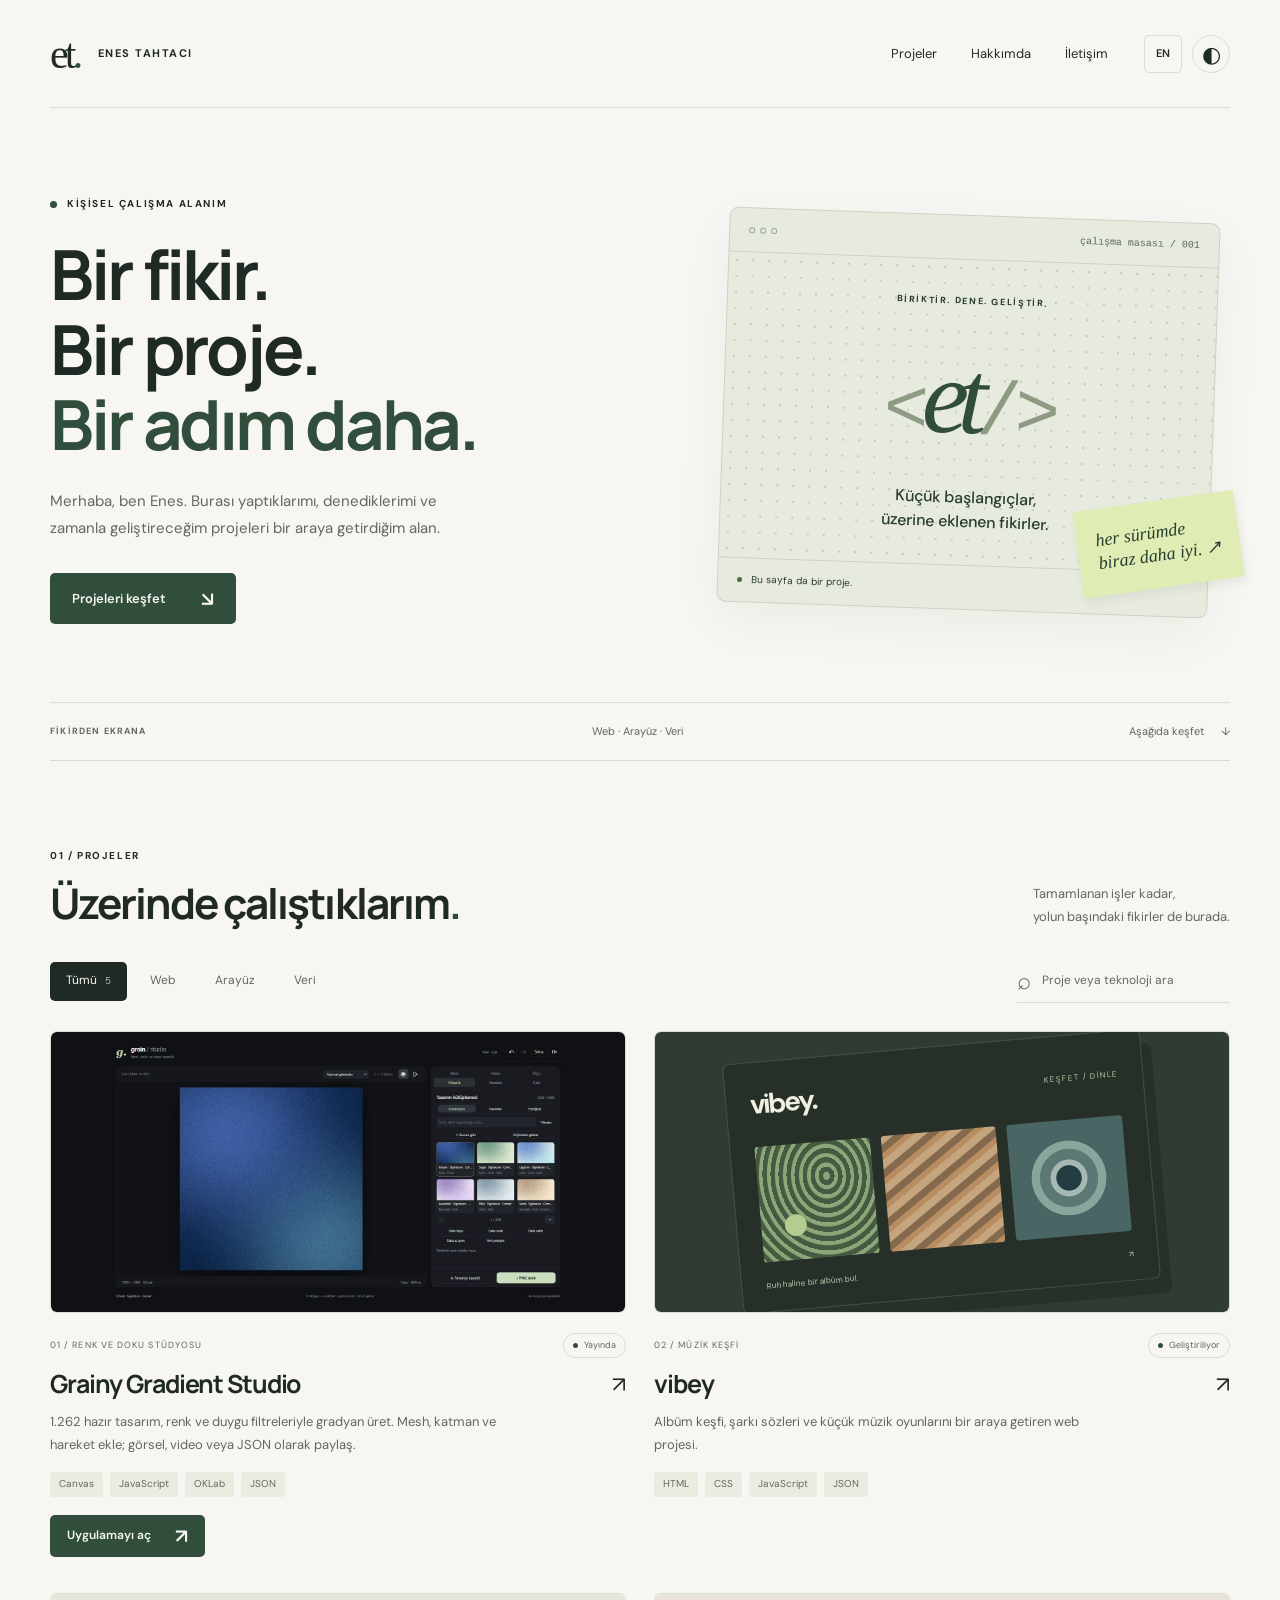
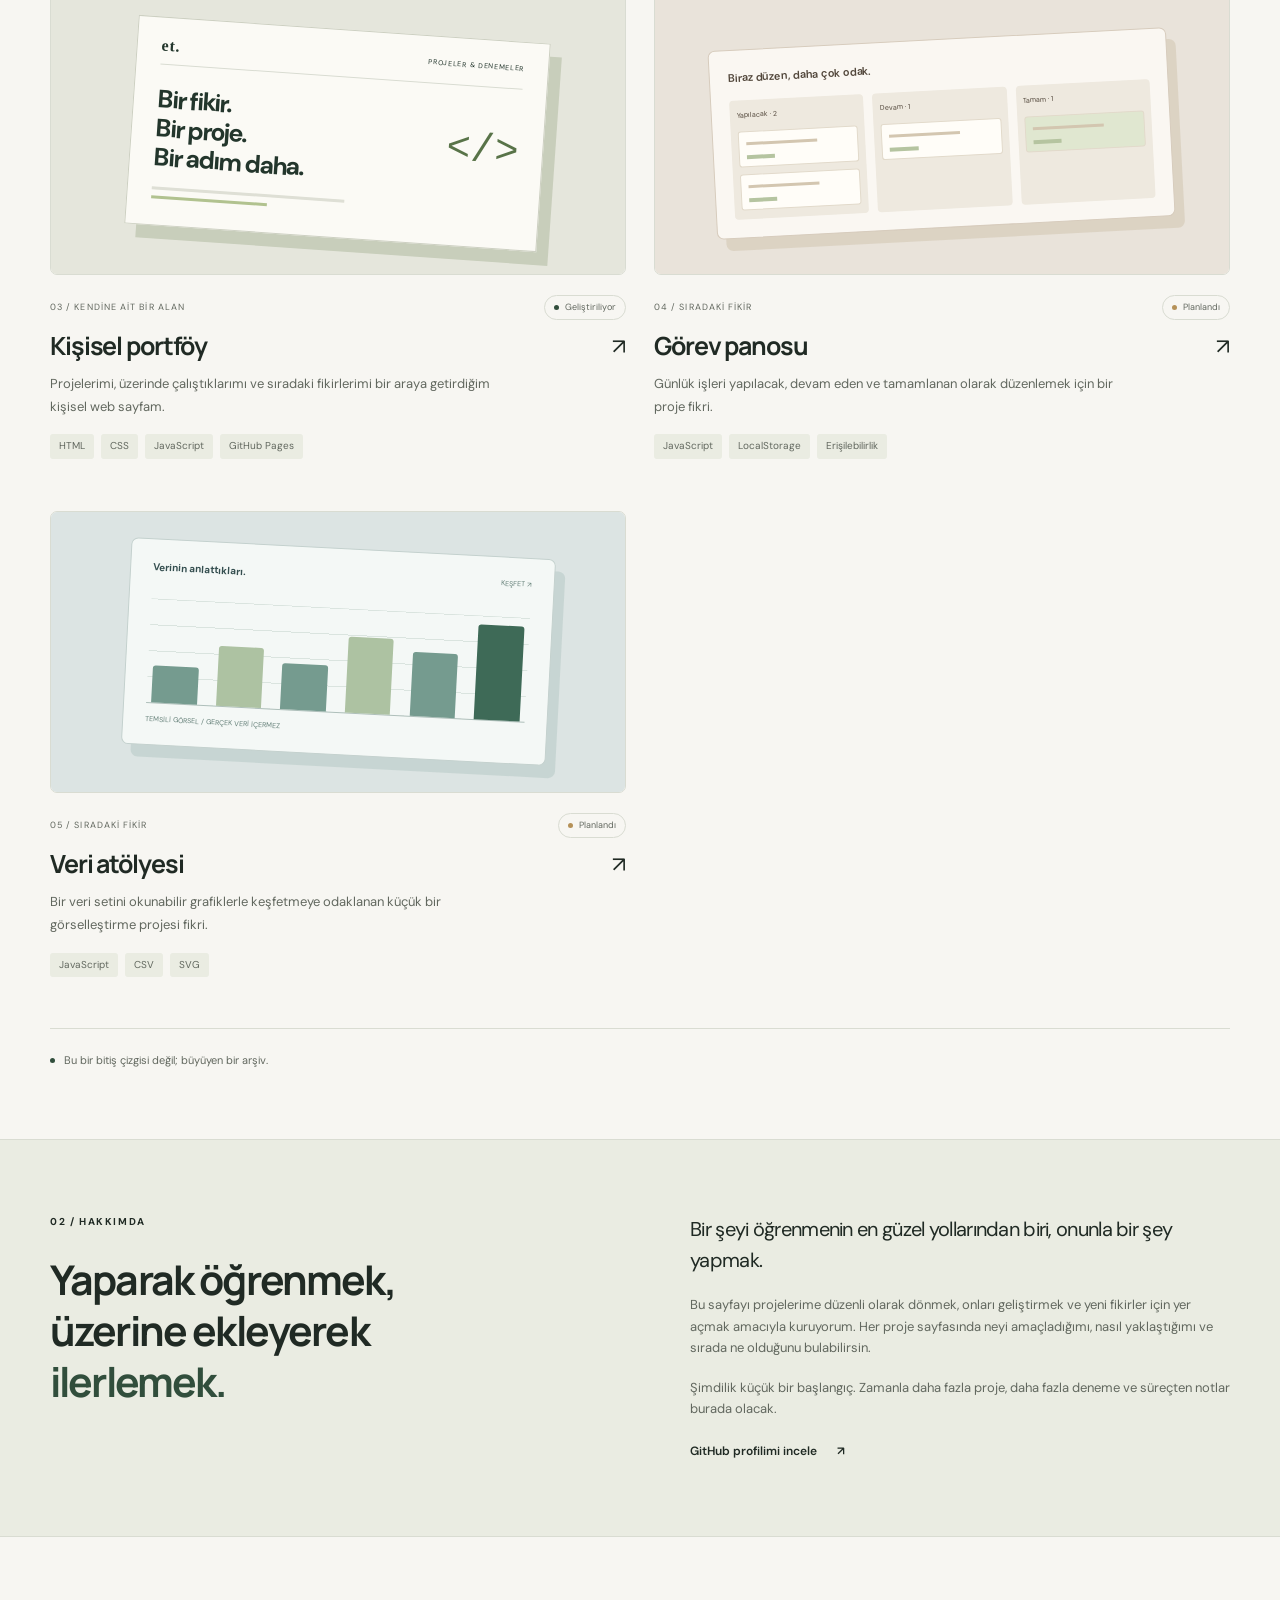
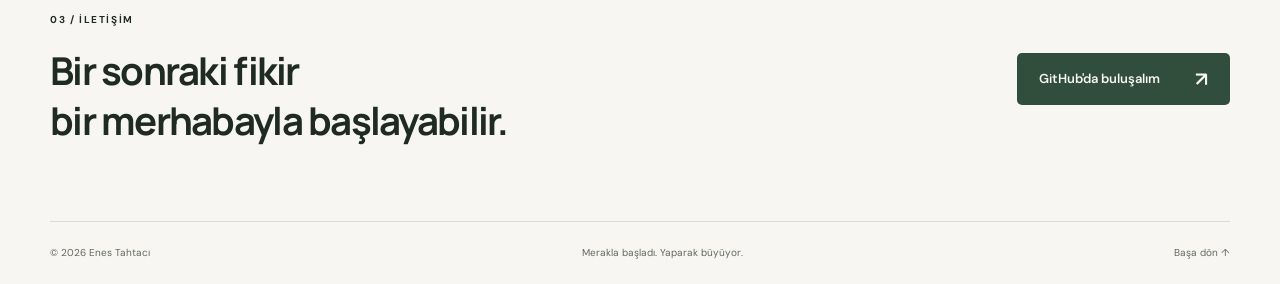
<file: index.html>
<!doctype html>
<html lang="tr">
<head>
  <meta charset="utf-8">
  <meta name="viewport" content="width=device-width, initial-scale=1">
  <meta data-i18n-content="homeMeta" name="description" content="Enes Tahtacı'nın projeleri, web denemeleri ve geliştirme fikirleri. Her projenin arkasındaki süreci keşfet.">
  <meta name="theme-color" content="#f7f6f2">
  <title>Enes Tahtacı — Projeler & Denemeler</title>
  <link rel="icon" href="assets/favicon.svg" type="image/svg+xml">
  <link rel="stylesheet" href="assets/style.css">
  <script src="assets/projects.js" defer></script>
  <script src="assets/i18n.js" defer></script>
  <script src="assets/app.js" defer></script>
</head>
<body>
  <a class="skip-link" href="#main" data-i18n="skip">İçeriğe geç</a>
  <header class="header wrap">
    <a class="brand" href="index.html" aria-label="Enes Tahtacı ana sayfa" data-i18n-aria="homeAria"><span class="monogram">et<span>.</span></span><span>ENES TAHTACI</span></a>
    <nav aria-label="Ana menü" data-i18n-aria="navAria"><a href="#projeler" data-i18n="projects">Projeler</a><a href="#hakkimda" data-i18n="about">Hakkımda</a><a href="#iletisim" data-i18n="contact">İletişim</a></nav>
    <div class="header-controls"><button class="language-button" type="button" id="language-button" aria-label="İngilizceye geç" hidden>EN</button><button class="theme-button" type="button" aria-label="Koyu temaya geç" aria-pressed="false" hidden><span aria-hidden="true">◐</span></button></div>
  </header>
  <main id="main">
    <section class="hero wrap" aria-labelledby="hero-title">
      <div class="hero-copy">
        <p class="eyebrow" data-i18n="heroEyebrow"><span class="dot"></span> KİŞİSEL ÇALIŞMA ALANIM</p>
        <h1 id="hero-title" data-i18n="heroTitle">Bir fikir.<br>Bir proje.<br><span>Bir adım daha.</span></h1>
        <p class="hero-description" data-i18n="heroDescription">Merhaba, ben Enes. Burası yaptıklarımı, denediklerimi ve zamanla geliştireceğim projeleri bir araya getirdiğim alan.</p>
        <a class="button primary" href="#projeler" data-i18n="explore">Projeleri keşfet <span aria-hidden="true">↘</span></a>
      </div>
      <div class="workbench" aria-label="Portföyün gelişim süreci" data-i18n-aria="workbenchAria">
        <div class="bench-top"><span><i></i><i></i><i></i></span><span data-i18n="benchTop">çalışma masası / 001</span></div>
        <div class="bench-content"><p class="small-label" data-i18n="benchLabel">BİRİKTİR. DENE. GELİŞTİR.</p><div class="bench-mark" aria-hidden="true">&lt;<span>et</span>/&gt;</div><p class="bench-caption" data-i18n="benchCaption">Küçük başlangıçlar,<br>üzerine eklenen fikirler.</p></div>
        <div class="bench-bottom" data-i18n="benchBottom"><span class="dot"></span> Bu sayfa da bir proje.</div>
        <span class="paper-note" aria-hidden="true" data-i18n="paperNote">her sürümde<br>biraz daha iyi. ↗</span>
      </div>
    </section>
    <div class="index-strip wrap"><span data-i18n="stripLabel">FİKİRDEN EKRANA</span><span data-i18n="disciplines">Web · Arayüz · Veri</span><a href="#projeler" data-i18n="below">Aşağıda keşfet <span aria-hidden="true">↓</span></a></div>
    <section class="projects-section wrap" id="projeler" aria-labelledby="projects-title">
      <div class="section-heading"><div><p class="eyebrow" data-i18n="projectsEyebrow">01 / PROJELER</p><h2 id="projects-title" data-i18n="projectsTitle">Üzerinde çalıştıklarım<span class="accent">.</span></h2></div><p data-i18n="projectsNote">Tamamlanan işler kadar,<br>yolun başındaki fikirler de burada.</p></div>
      <div class="project-tools" hidden>
        <div class="filters" role="group" aria-label="Proje kategorisi" data-i18n-aria="categoryAria"><button class="filter active" data-filter="all" aria-pressed="true" data-i18n="all">Tümü <span id="project-total"></span></button><button class="filter" data-filter="Web" aria-pressed="false">Web</button><button class="filter" data-filter="Arayüz" aria-pressed="false" data-i18n="interface">Arayüz</button><button class="filter" data-filter="Veri" aria-pressed="false" data-i18n="data">Veri</button></div>
        <label class="search"><span aria-hidden="true">⌕</span><span class="sr-only" data-i18n="search">Projelerde ara</span><input id="project-search" type="search" placeholder="Proje veya teknoloji ara" data-i18n-placeholder="searchPlaceholder" autocomplete="off"></label>
      </div>
      <p class="sr-only" id="result-count" role="status" aria-live="polite"></p>
      <div class="project-grid" id="project-grid"></div>
      <p class="empty-state" id="empty-state" hidden data-i18n="empty">Bu aramayla eşleşen proje yok. Başka bir kelime veya kategori deneyebilirsin.</p>
      <noscript><p>Proje kartlarını görmek için JavaScript'i etkinleştir. Mevcut projeler: <a href="grain/">Grainy Gradient Studio</a>, vibey ve Kişisel portföy. Planlanan fikirler: Görev panosu ve Veri atölyesi.</p></noscript>
      <div class="project-footnote" data-i18n="footnote"><span class="dot"></span> Bu bir bitiş çizgisi değil; büyüyen bir arşiv.</div>
    </section>
    <section class="about-section" id="hakkimda" aria-labelledby="about-title"><div class="wrap about-grid">
      <div><p class="eyebrow" data-i18n="aboutEyebrow">02 / HAKKIMDA</p><h2 id="about-title" data-i18n="aboutTitle">Yaparak öğrenmek,<br>üzerine ekleyerek <br><span class="accent">ilerlemek.</span></h2></div>
      <div class="about-copy"><p class="lead" data-i18n="aboutLead">Bir şeyi öğrenmenin en güzel yollarından biri, onunla bir şey yapmak.</p><p data-i18n="aboutBody">Bu sayfayı projelerime düzenli olarak dönmek, onları geliştirmek ve yeni fikirler için yer açmak amacıyla kuruyorum. Her proje sayfasında neyi amaçladığımı, nasıl yaklaştığımı ve sırada ne olduğunu bulabilirsin.</p><p data-i18n="aboutEnd">Şimdilik küçük bir başlangıç. Zamanla daha fazla proje, daha fazla deneme ve süreçten notlar burada olacak.</p><a class="text-link" href="https://github.com/enestahtaci" target="_blank" rel="noopener noreferrer" data-i18n="githubProfile">GitHub profilimi incele <span aria-hidden="true">↗</span><span class="sr-only"> (yeni sekmede)</span></a></div>
    </div></section>
    <section class="contact-section wrap" id="iletisim" aria-labelledby="contact-title"><div><p class="eyebrow" data-i18n="contactEyebrow">03 / İLETİŞİM</p><h2 id="contact-title" data-i18n="contactTitle">Bir sonraki fikir<br>bir merhabayla başlayabilir.</h2></div><a class="button primary" href="https://github.com/enestahtaci" target="_blank" rel="noopener noreferrer" data-i18n="meetGithub">GitHub'da buluşalım <span aria-hidden="true">↗</span><span class="sr-only"> (yeni sekmede)</span></a></section>
  </main>
  <footer class="footer wrap"><span>© <span class="year">2026</span> Enes Tahtacı</span><span data-i18n="footer">Merakla başladı. Yaparak büyüyor.</span><a href="#main" data-i18n="top">Başa dön ↑</a></footer>
</body>
</html>
</file>
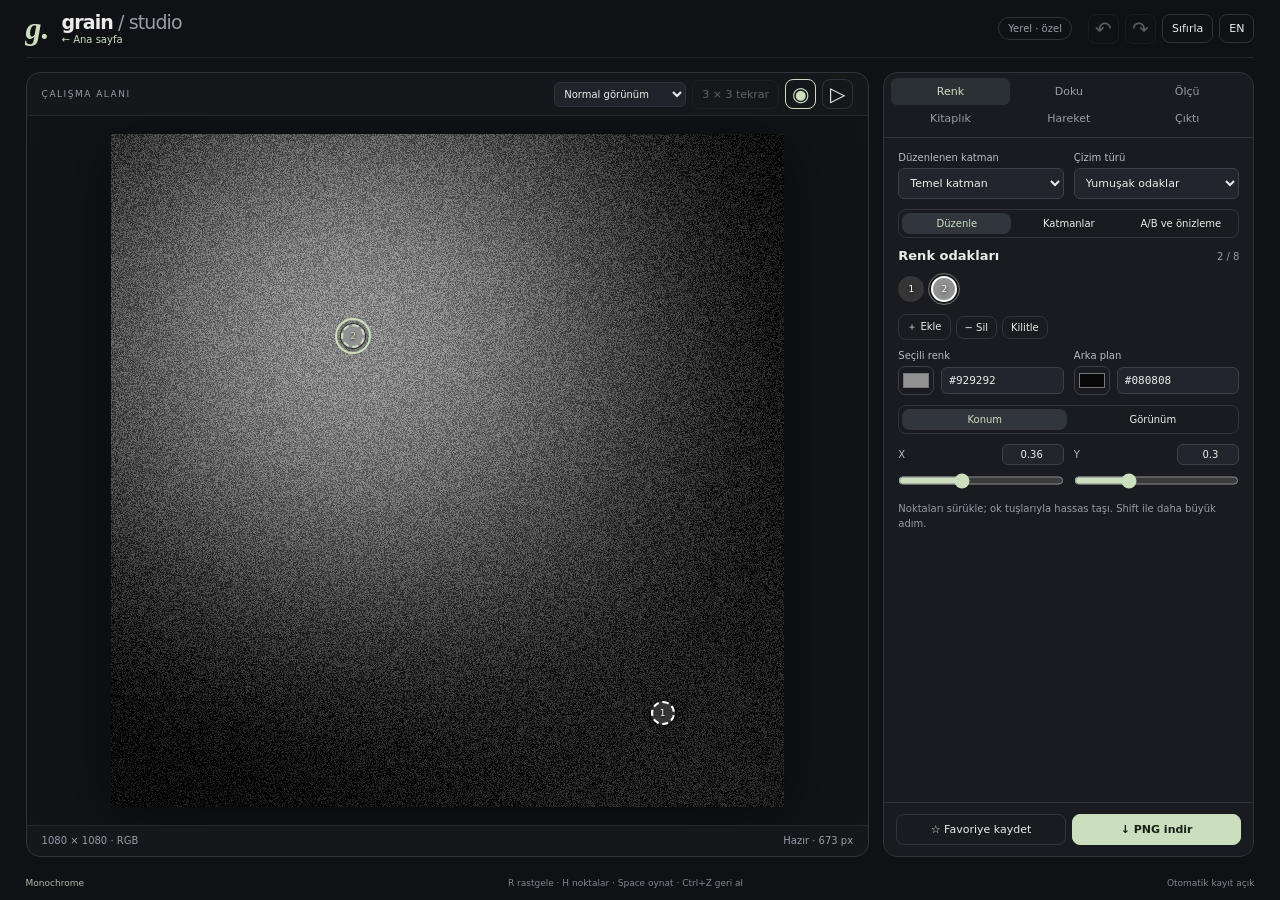
<file: grain/index.html>
<!DOCTYPE html>
<html lang="tr">
<head>
<meta charset="UTF-8">
<meta name="viewport" content="width=device-width,initial-scale=1,viewport-fit=cover">
<meta name="theme-color" content="#101114">
<meta name="description" content="Yerel çalışan gradyan ve doku stüdyosu. Renkleri düzenle, tasarımlarını kaydet ve dışa aktar.">
<title>Grainy Gradient Studio</title>
<style>*{box-sizing:border-box} [hidden]{display:none!important}
:root{color-scheme:dark;--bg:#101114;--panel:#191b20;--line:#30333b;--muted:#969da7;--text:#ebece9;--accent:#cbdfbf;--gap:clamp(8px,1.1vw,16px);font-family:Inter,system-ui,-apple-system,BlinkMacSystemFont,"Segoe UI",sans-serif;font-size:13px}
html,body{margin:0;width:100%;height:100%;overflow:hidden;overscroll-behavior:none}body{background:var(--bg);color:var(--text)}
button,input,select,textarea{font:inherit}button,input,select{min-width:0}button{cursor:pointer}button:disabled{opacity:.35;cursor:default}button,input,select,textarea{outline-offset:3px}button:focus-visible,input:focus-visible,select:focus-visible,textarea:focus-visible{outline:2px solid var(--accent)}
button{border:1px solid var(--line);background:#25282f;color:var(--text);border-radius:8px;transition:background .12s}button:hover:enabled{background:#33383e}button[aria-pressed=true]{border-color:var(--accent);color:var(--accent)}
.studio{height:100dvh;height:100vh;height:100dvh;display:grid;grid-template-rows:58px minmax(0,1fr) 23px;gap:var(--gap);padding:0 clamp(10px,2vw,28px) 6px;max-width:2200px;margin:auto;overflow:hidden}
.topbar{display:flex;align-items:center;justify-content:space-between;gap:8px;min-width:0;border-bottom:1px solid #23262c}.brand{display:flex;gap:12px;align-items:center;min-width:0}.brand-mark{font:italic 700 32px Georgia;color:var(--accent)}h1{font-size:19px;font-weight:650;letter-spacing:-.9px;margin:0;white-space:nowrap}h1 span{font-weight:400;color:var(--muted)}.brand-sub{font-size:10px;letter-spacing:.2px;color:var(--muted)}.top-actions,.preview-tools{display:flex;align-items:center;gap:6px}.local-badge{font-size:10px;color:var(--muted);border:1px solid var(--line);padding:5px 9px;border-radius:20px;margin-right:10px;white-space:nowrap}
.icon-btn{width:31px;height:30px;display:inline-grid;place-items:center;padding:0;font-size:20px;background:transparent;flex-shrink:0}.quiet-btn{font-size:11px;background:transparent;padding:7px 9px;white-space:nowrap}.primary-btn{background:var(--accent);color:#172016;border-color:var(--accent);padding:10px 12px;font-size:12px;font-weight:650;white-space:nowrap}.primary-btn:hover:enabled{background:#e1efda}
.workspace{display:grid;grid-template-columns:minmax(0,1fr) clamp(300px,29vw,380px);gap:var(--gap);min-height:0;min-width:0}.preview-panel{min-width:0;min-height:0;border:1px solid var(--line);border-radius:14px;background:#15171b;display:grid;grid-template-rows:43px minmax(0,1fr) 31px;overflow:hidden}.preview-toolbar,.preview-footer{display:flex;align-items:center;justify-content:space-between;gap:8px;padding:0 15px;min-width:0}.preview-toolbar{border-bottom:1px solid #25282e}.eyebrow{font-size:9px;letter-spacing:1.5px;color:var(--muted)}.preview-footer{font-size:10px;color:var(--muted);border-top:1px solid #25282e;white-space:nowrap}.preview-footer span{overflow:hidden;text-overflow:ellipsis}
.stage{position:relative;min-height:0;min-width:0;display:flex;align-items:center;justify-content:center;overflow:hidden;background-color:#111317;background-image:radial-gradient(#30333b .65px,transparent .65px);background-size:12px 12px;padding:18px}.artboard{position:relative;flex-shrink:0;box-shadow:0 10px 60px #0008;isolation:isolate;touch-action:none}.artboard canvas{display:block;width:100%;height:100%}.handles{position:absolute;inset:0;pointer-events:none}.point-handle{position:absolute;left:0;top:0;transform:translate(-50%,-50%);width:24px;height:24px;border:2px solid #fff;border-radius:50%;box-shadow:0 0 0 1px #0008,0 2px 8px #0008;pointer-events:auto;padding:0;color:white;font-size:9px;touch-action:none;text-shadow:0 1px 3px #000}.point-handle.selected{outline:2px solid var(--accent);outline-offset:4px}.point-handle.locked{border-style:dashed}.point-handle:focus-visible{outline-offset:5px}.repeat-preview{display:grid;grid-template-columns:repeat(3,1fr);grid-template-rows:repeat(3,1fr);flex-shrink:0}.repeat-preview canvas{width:100%;height:100%;display:block}.inspector{display:grid;grid-template-rows:65px minmax(0,1fr) 54px;min-width:0;min-height:0;background:var(--panel);border:1px solid var(--line);border-radius:14px;overflow:hidden}.tabs{display:grid;grid-template-columns:repeat(3,minmax(0,1fr));gap:0;padding:5px 7px;border-bottom:1px solid var(--line)}.tab{border:0;border-radius:6px;background:transparent;color:var(--muted);font-size:11px;padding:4px 2px;white-space:nowrap}.tab[aria-selected=true]{background:#2b3035;color:var(--accent)}
.panel-body{padding:clamp(10px,1.1vw,16px);min-height:0;min-width:0;overflow:hidden;display:flex;flex-direction:column;gap:10px}.panel-actions{display:flex;justify-content:space-between;align-items:center;gap:6px;padding:8px 12px;border-top:1px solid var(--line)}.panel-actions button{flex:1;min-width:0;font-size:11px;padding:8px 5px}.pane-title{display:flex;align-items:baseline;justify-content:space-between;gap:6px;font-weight:600;font-size:13px}.pane-title small{font-size:10px;color:var(--muted);font-weight:400}.muted{font-size:10px;color:var(--muted);line-height:1.5;margin:0}.point-strip{display:flex;align-items:center;gap:7px;min-height:31px}.point-chip{width:26px;height:26px;flex-shrink:0;border:2px solid transparent;border-radius:50%;font-size:9px;text-shadow:0 1px 4px #000;color:#fff;padding:0}.point-chip[aria-pressed=true]{border-color:white;outline:1px solid #6e7868;outline-offset:2px;color:white}.point-chip.locked{border-style:dashed}.point-actions{display:flex;gap:5px;align-items:center;flex-wrap:wrap}.small-btn{font-size:10px;padding:5px 8px;background:transparent}.form-grid{display:grid;grid-template-columns:repeat(2,minmax(0,1fr));gap:9px 10px}.span-two{grid-column:1/-1}.field{min-width:0;display:flex;flex-direction:column;gap:5px}.field>label,.field-label{font-size:10px;color:#b7bdc4;display:flex;justify-content:space-between;align-items:center;gap:4px}.field-top{display:flex;justify-content:space-between;align-items:center;gap:6px}.field-top label{color:#b7bdc4;font-size:10px}.field-top input{width:62px;padding:4px 5px;font-size:10px;text-align:right}.field-unit{color:var(--muted);font-size:9px}.field input[type=range]{margin:3px 0;width:100%;height:15px;accent-color:var(--accent);touch-action:pan-x}.field input[type=number],.field input[type=text],.field select,.color-field input[type=text]{border:1px solid #3b4049;background:#22262c;color:var(--text);border-radius:6px;min-width:0;max-width:100%}.field>input,.field select{width:100%;padding:7px;font-size:11px}.color-field{display:flex;gap:7px;align-items:center;min-width:0}.color-field input[type=color]{border:1px solid #3b4049;border-radius:7px;background:transparent;padding:2px;width:36px;height:29px;flex-shrink:0;cursor:pointer}.color-field input[type=text]{width:100%;padding:6px 7px;font-family:ui-monospace,monospace;font-size:11px}.segments{display:flex;border:1px solid var(--line);padding:3px;border-radius:8px;gap:3px}.segments button{flex:1;font-size:10px;background:transparent;border:0;padding:5px 2px;min-width:0;white-space:nowrap}.segments button.active{background:#30363b;color:var(--accent)}.check-row{display:flex;gap:7px;align-items:center;font-size:11px;min-height:24px;cursor:pointer}.check-row input{accent-color:var(--accent);margin:0}.check-row .muted{margin-left:auto}.divider{height:1px;background:var(--line);flex-shrink:0;margin:1px 0}.random-grid{display:grid;grid-template-columns:repeat(2,minmax(0,1fr));gap:6px}.random-grid button{padding:7px 4px;font-size:10px}.lock-row{display:flex;gap:10px;flex-wrap:wrap}.lock-row label{font-size:10px;color:var(--muted);display:flex;align-items:center;gap:3px}.lock-row input{margin:0;accent-color:var(--accent)}.notice{border:1px solid #3b4540;border-radius:8px;padding:8px 10px;background:#26312b55;font-size:10px;line-height:1.5;color:#b9cab2}.library-grid{display:grid;grid-template-columns:repeat(3,minmax(0,1fr));gap:8px;min-height:0}.preset-card{border:1px solid var(--line);background:#22262b;padding:0;border-radius:8px;overflow:hidden;text-align:left;min-width:0}.preset-card canvas{width:100%;height:clamp(40px,8vh,80px);display:block;object-fit:cover}.preset-card span{font-size:9px;display:block;padding:5px 6px;overflow:hidden;text-overflow:ellipsis;white-space:nowrap}.preset-card.active{border-color:var(--accent)}.pager{display:flex;justify-content:space-between;align-items:center;gap:6px;margin-top:auto;font-size:10px;color:var(--muted)}.pager button{padding:5px 10px}.library-controls{display:flex;gap:6px;align-items:center}.library-controls select{width:100%;border:1px solid var(--line);border-radius:7px;background:#22262c;color:var(--text);padding:6px;font-size:11px}.button-row{display:flex;gap:6px}.button-row button{flex:1;min-width:0}.export-note{font-size:10px;line-height:1.5;color:var(--muted)}progress{accent-color:var(--accent);width:100%;height:8px;display:block}input.invalid{border-color:#f19898!important}.statusbar{display:flex;align-items:center;justify-content:space-between;gap:10px;min-width:0;font-size:9px;color:#808893;white-space:nowrap}.statusbar span{overflow:hidden;text-overflow:ellipsis}.statusbar #designName{max-width:24%;color:#b3bbae}.toast{position:fixed;z-index:100;left:50%;bottom:33px;transform:translateX(-50%);padding:11px 17px;border:1px solid #52604e;border-radius:10px;background:#253027;box-shadow:0 10px 30px #0008;max-width:calc(100vw - 24px);font-size:12px;text-align:center}.toast.error{background:#362427;border-color:#82575c}dialog{width:min(650px,calc(100vw - 28px));max-height:calc(100dvh - 28px);border:1px solid var(--line);background:var(--panel);color:var(--text);border-radius:14px;padding:18px;overflow:hidden}dialog[open]{display:flex;flex-direction:column;gap:12px}dialog::backdrop{background:#000a;backdrop-filter:blur(4px)}.dialog-head{display:flex;justify-content:space-between;align-items:center}dialog textarea{width:100%;height:min(40vh,300px);min-height:80px;resize:none;border:1px solid var(--line);border-radius:8px;background:#111418;color:#cadbbf;padding:12px;font:11px/1.6 ui-monospace,monospace;overflow:auto}
.panel-content{display:flex;flex-direction:column;gap:inherit;flex:1;min-height:0;min-width:0;overflow:hidden}.panel-content>*{flex-shrink:0}.auto-pager{margin-top:0;flex-shrink:0;min-height:23px}.auto-pager button{padding:3px 10px}
@media(min-width:1700px){:root{font-size:14px}.panel-body{gap:15px}.form-grid{gap:15px 12px}.field input[type=range]{height:20px}.field>label,.field-top label,.field-label{font-size:11px}}
@media(max-height:700px){.studio{grid-template-rows:48px minmax(0,1fr) 19px;gap:7px}.brand-sub{display:none}.inspector{grid-template-rows:56px minmax(0,1fr) 44px}.panel-body{gap:7px;padding:10px}.form-grid{gap:7px 8px}.field{gap:3px}.field-top input{padding:2px 4px}.field>input,.field select{padding:5px 6px}.field input[type=range]{height:12px;margin:1px 0}.field>label,.field-top label{font-size:9px}.pane-title{font-size:12px}.preview-panel{grid-template-rows:36px minmax(0,1fr) 26px}.notice{padding:6px 8px;font-size:9px}.preset-card canvas{height:clamp(30px,7vh,60px)}.panel-actions{padding:6px 9px}.panel-actions button{padding:6px 4px}.brand-mark{font-size:28px}}
@media(max-width:700px){.studio{padding:0 8px 3px;gap:6px;grid-template-rows:44px minmax(0,1fr) 18px}.workspace{grid-template-columns:minmax(0,1fr);grid-template-rows:minmax(100px,.85fr) minmax(285px,1fr);gap:6px}.brand-mark{font-size:26px}.brand{gap:7px}h1{font-size:16px}.brand-sub,.local-badge,.reset-btn,.shortcut-hint{display:none}.top-actions{gap:4px}.icon-btn{width:28px;height:27px;font-size:18px}.quiet-btn{padding:5px 7px;font-size:10px}.preview-panel{grid-template-rows:30px minmax(0,1fr) 23px;border-radius:10px}.preview-toolbar,.preview-footer{padding:0 10px}.preview-footer{font-size:9px}.eyebrow{font-size:8px;letter-spacing:1px}.stage{padding:10px}.inspector{grid-template-rows:33px minmax(0,1fr) 39px;border-radius:10px}.tabs{grid-template-columns:repeat(6,minmax(0,1fr));padding:3px 4px}.tab{font-size:9px}.panel-body{padding:8px 11px;gap:6px}.pane-title{font-size:12px}.point-strip{min-height:24px;gap:7px}.point-chip{width:23px;height:23px}.point-actions{gap:5px}.small-btn{font-size:9px;padding:4px 7px}.form-grid{gap:5px 12px}.field{gap:3px}.field-top label,.field>label,.field-label{font-size:9px}.field-top input{padding:2px 4px;width:58px}.field input[type=range]{height:12px;margin:0}.field>input,.field select{padding:5px;font-size:10px}.color-field input[type=color]{height:25px;width:30px}.color-field input[type=text]{padding:4px 6px;font-size:10px}.segments{padding:2px}.segments button{font-size:9px;padding:3px}.panel-actions{padding:5px 10px}.panel-actions button{padding:5px;font-size:10px}.muted,.notice,.export-note{font-size:9px;line-height:1.35}.notice{padding:5px 7px}.random-grid button{padding:5px;font-size:9px}.library-grid{gap:6px;grid-template-columns:repeat(3,minmax(0,1fr))}.preset-card canvas{height:clamp(26px,4.5vh,48px)}.preset-card span{font-size:8px;padding:3px 5px}.library-controls select{padding:4px;font-size:10px}.pager button{padding:3px 9px}.statusbar{font-size:8px}.statusbar #designName{max-width:45%}}
@media(max-width:700px) and (max-height:660px){.workspace{grid-template-rows:minmax(70px,.55fr) minmax(280px,1fr)}.studio{grid-template-rows:39px minmax(0,1fr) 14px;gap:4px}.preview-panel{grid-template-rows:26px minmax(0,1fr) 20px}.preview-tools .icon-btn{height:23px}.panel-body{gap:5px;padding:7px 10px}.inspector{grid-template-rows:29px minmax(0,1fr) 35px}.stage{padding:7px}}
@media(min-width:701px) and (max-height:540px){.studio{grid-template-rows:38px minmax(0,1fr) 16px;gap:5px;padding:0 8px 3px}.workspace{grid-template-columns:minmax(0,1fr) minmax(330px,44%)}.inspector{grid-template-rows:30px minmax(0,1fr) 34px}.tabs{grid-template-columns:repeat(6,minmax(0,1fr));padding:2px}.tab{font-size:9px}.panel-body{gap:5px;padding:7px 10px}.form-grid{gap:4px 10px}.field{gap:2px}.field-top input{padding:1px 3px}.field>input,.field select{padding:4px}.point-strip{min-height:23px}.point-chip{width:22px;height:22px}.color-field input[type=color]{height:24px;width:30px}.color-field input[type=text]{padding:4px 6px}.segments button{padding:3px}.small-btn{padding:3px 7px}.muted,.notice,.export-note{font-size:9px;line-height:1.3}.notice{padding:4px 6px}.random-grid button{padding:5px}.panel-actions{padding:4px 8px}.panel-actions button{padding:5px}.brand-sub,.local-badge,.shortcut-hint{display:none}.preview-panel{grid-template-rows:32px minmax(0,1fr) 23px}.preset-card canvas{height:25px}.preset-card span{padding:3px 5px}.library-grid{gap:5px}.pager button{padding:2px 8px}.library-controls select{padding:4px}.pane-title{font-size:11px}}
@media(min-width:500px) and (max-width:700px) and (max-height:450px){.workspace{grid-template-columns:minmax(0,1fr) minmax(290px,50%);grid-template-rows:minmax(0,1fr)}.inspector{grid-template-rows:30px minmax(0,1fr) 34px}.studio{grid-template-rows:36px minmax(0,1fr) 16px;gap:5px}.panel-body{gap:5px}.panel-content{gap:5px}}
@media(prefers-reduced-motion:reduce){*{transition:none!important}}
#sceneView{width:132px;max-width:35vw;border:1px solid var(--line);border-radius:6px;background:#20242a;color:var(--text);font-size:10px;padding:5px}.library-search{display:flex;gap:6px}.library-search input{width:100%;min-width:0;background:#22262c;border:1px solid var(--line);border-radius:7px;padding:7px;color:var(--text);font-size:11px}.library-search button{flex-shrink:0}.catalog-results{display:flex;flex-direction:column;gap:7px}.catalog-results .pager{margin-top:0}.preset-card small{display:block;padding:0 6px 5px;font-size:8px;color:var(--muted);overflow:hidden;text-overflow:ellipsis;white-space:nowrap}.tune-grid{display:grid;grid-template-columns:repeat(3,minmax(0,1fr));gap:5px}.tune-grid button{font-size:9px;padding:5px 2px}.layer-list{display:flex;flex-direction:column;gap:5px}.layer-row{display:flex;align-items:center;gap:7px;background:#22262c;border:1px solid var(--line);border-radius:7px;padding:7px 8px;min-height:30px;min-width:0;text-align:left}.layer-row.selected{border-color:#859d79}.layer-row>button{border:0;background:transparent;padding:0;font-size:10px;min-width:0;text-align:left}.layer-row>button:nth-child(2){flex:1;overflow:hidden;text-overflow:ellipsis;white-space:nowrap}.layer-row small{font-size:9px;color:var(--muted);margin-left:auto}.layer-row span{font-size:10px}.photo-colors{display:grid;grid-template-columns:repeat(3,minmax(0,1fr));gap:7px}.photo-colors button{height:65px;position:relative;overflow:hidden}.photo-colors span{position:absolute;bottom:0;left:0;right:0;background:#0009;color:white;font:9px ui-monospace,monospace;padding:4px}.keyframe-strip{display:flex;flex-wrap:wrap;gap:5px}.keyframe-strip button{padding:4px 6px;font-size:9px}.mesh-node{width:18px;height:18px;font-size:7px;border-width:1.5px}.tangent-handle{width:17px;height:17px;background:#e4b97c!important;color:#282115;border:1px solid #fff;font-size:8px;z-index:5}.mesh-wires{position:absolute;inset:0;width:100%;height:100%;overflow:visible;pointer-events:none}.mesh-wires line{stroke:#fff9;stroke-width:.3;stroke-dasharray:1 1}.point-handle{z-index:3}.mockup{position:absolute;inset:0;z-index:7;display:flex;align-items:center;padding:9%;pointer-events:none;overflow:hidden}.context-mode .handles{visibility:hidden}.mock-content{max-width:92%}.mock-kicker{font-size:clamp(6px,.7em,11px);letter-spacing:2px;opacity:.8;display:block;margin-bottom:7%}.mockup h2{font-size:var(--mock-font,28px);line-height:1.1;letter-spacing:-.04em;margin:0 0 6%;color:inherit;overflow-wrap:anywhere;font-weight:700}.mockup p{font-size:calc(var(--mock-font,28px)*.35);line-height:1.5;margin:0 0 8%;color:inherit;opacity:.9}.mock-button{display:inline-block;border:1px solid currentColor;border-radius:30px;padding:7px 14px;font-size:calc(var(--mock-font,28px)*.3)}.mock-poster{align-items:flex-end}.mock-poster .mock-content{width:100%}.mock-poster h2{font-size:calc(var(--mock-font,28px)*1.35)}.mock-poster-foot{font-size:8px;letter-spacing:2px;opacity:.8;display:block;margin-top:12%}.mock-card{border:1px solid #ffffff80;background:#ffffff13;backdrop-filter:blur(12px);padding:9%;border-radius:18px;width:100%}.mock-card h2{font-size:calc(var(--mock-font,28px)*.85)}.mock-stats{display:flex;gap:20%;font-size:calc(var(--mock-font,28px)*.8);margin-top:10%}.mock-stats small{font-size:7px;display:block;letter-spacing:1px;opacity:.7}.comparison-overlay{position:absolute;inset:0;z-index:8;overflow:hidden}.comparison-overlay canvas{position:absolute;inset:0;width:100%;height:100%;clip-path:inset(0 50% 0 0)}.compare-a,.compare-b{position:absolute;top:10px;background:#000a;color:white;padding:5px 8px;border-radius:5px;font-size:10px}.compare-a{left:10px}.compare-b{right:10px}.compare-line{position:absolute;left:50%;top:0;bottom:0;width:1px;background:#fffd;box-shadow:0 0 4px #0008;pointer-events:none}#compareSplit{position:absolute;left:8%;bottom:12px;width:84%;accent-color:var(--accent);cursor:ew-resize}#videoResult{display:block;width:100%;max-height:65vh;background:#111;border-radius:8px}#videoDialog{max-width:900px}
.mock-card{background:transparent;backdrop-filter:none}
.inspector p{margin:0}
@media(max-width:700px){.preview-toolbar .eyebrow{display:none}.preview-tools{width:100%;justify-content:flex-end}#sceneView{width:124px;font-size:9px;padding:4px;max-width:45vw}.library-search input{font-size:10px;padding:5px}.preset-card small{font-size:7px;padding:0 5px 3px}.preset-card canvas{height:clamp(25px,3.4vh,40px)}.catalog-results{gap:5px}.tune-grid button{font-size:8px;padding:4px 2px}.layer-row{padding:5px 7px;min-height:25px}.photo-colors button{height:48px}.mockup{padding:8%}.mock-card{padding:8%;border-radius:11px}.mock-kicker{font-size:6px;letter-spacing:1px}.mock-button{padding:5px 9px}.mesh-node{width:15px;height:15px;font-size:6px}.tangent-handle{width:15px;height:15px;font-size:7px}.keyframe-strip button{padding:3px 5px;font-size:8px}}
@media(max-height:450px) and (max-width:1000px){.preview-toolbar .eyebrow,#seamPreview{display:none}.preview-tools{width:100%;justify-content:flex-end}#sceneView{max-width:110px;font-size:8px}.tune-grid button{font-size:8px;padding:3px}.preset-card small{padding-bottom:3px}.layer-row{min-height:22px;padding:4px 6px}.photo-colors button{height:40px}.mock-stats{margin-top:5%}.mock-button{padding:4px 8px}}

#jsonDialog{height:min(560px,calc(100dvh - 24px));max-height:calc(100dvh - 24px);gap:10px}#jsonDialog .dialog-head,#jsonDialog .button-row,#jsonDialog p,#jsonDialog label{flex-shrink:0}#jsonDialog textarea{flex:1;min-height:0;height:auto;white-space:pre;overflow:auto}#jsonDialog .button-row button{font-size:11px;padding:8px 6px}#jsonDialog .json-error{margin:0;font-size:11px;color:#ffb6b6;line-height:1.4}#jsonDialog[hidden]{display:none}
@media(max-height:400px){#jsonDialog{padding:12px;gap:6px}#jsonDialog .muted{font-size:9px}#jsonDialog .dialog-head .icon-btn{height:26px;width:26px}#jsonDialog .button-row button{padding:6px}}

.home-link{display:block;width:max-content;max-width:100%;font-size:10px;line-height:1.3;color:var(--accent);text-decoration:none}.home-link:hover{text-decoration:underline}.home-link:focus-visible{outline:2px solid var(--accent);outline-offset:2px;border-radius:2px}

.preset-card canvas{object-fit:contain;background:#111418}
</style>
</head>
<body>
<div class="studio">
  <header class="topbar">
    <div class="brand"><span class="brand-mark" aria-hidden="true">g.</span><div><h1>grain<span> / studio</span></h1><a class="home-link" data-i18n="home" href="../">← Ana sayfa</a></div></div>
    <div class="top-actions">
      <span class="local-badge" data-i18n="local">Yerel · özel</span>
      <button class="icon-btn" id="undo" title="Geri al (Ctrl+Z)" aria-label="Geri al">↶</button>
      <button class="icon-btn" id="redo" title="Yinele (Ctrl+Shift+Z)" aria-label="Yinele">↷</button>
      <button class="quiet-btn reset-btn" id="reset" data-i18n="reset">Sıfırla</button>
      <button class="quiet-btn" id="language" aria-label="Change language">EN</button>
    </div>
  </header>
  <main class="workspace">
    <section class="preview-panel" aria-label="Tasarım önizlemesi">
      <div class="preview-toolbar"><span class="eyebrow" data-i18n="canvas">ÇALIŞMA ALANI</span><div class="preview-tools"><select id="sceneView" aria-label="Önizleme türü"></select><button id="seamPreview" class="quiet-btn" aria-pressed="false" data-i18n="repeat">3 × 3 tekrar</button><button id="handlesToggle" class="icon-btn" aria-label="Renk noktalarını göster veya gizle" title="Noktaları göster/gizle (H)">◉</button><button id="play" class="icon-btn" aria-label="Animasyonu oynat" title="Oynat / duraklat (Space)">▷</button></div></div>
      <div class="stage" id="stage">
        <div class="artboard" id="artboard"><canvas id="art" width="800" height="800" aria-label="Gradyan önizlemesi"></canvas><div id="handles" class="handles"></div><div id="mockup" class="mockup" hidden></div><div id="comparisonOverlay" class="comparison-overlay" hidden><canvas id="comparisonCanvas"></canvas><span class="compare-a">A</span><span class="compare-b">B</span><div id="compareLine" class="compare-line"></div><input id="compareSplit" type="range" min="0" max="100" step="1" value="50" aria-label="A/B ayırıcı"></div></div>
        <div class="repeat-preview" id="repeatPreview" hidden aria-label="Desenin dokuz kez tekrarı"></div>
      </div>
      <div class="preview-footer"><span id="previewInfo">1080 × 1080</span><span id="renderInfo" role="status" aria-live="polite">Hazırlanıyor…</span></div>
    </section>
    <aside class="inspector" aria-label="Tasarım ayarları">
      <nav class="tabs" role="tablist" aria-label="Ayar grupları" id="tabs"></nav>
      <div class="panel-body" id="panel" role="tabpanel" tabindex="0"></div>
      <div class="panel-actions"><button class="quiet-btn" id="favorite" data-i18n="favorite">☆ Favoriye kaydet</button><button class="primary-btn" id="exportMain" data-i18n="download">↓ PNG indir</button></div>
    </aside>
  </main>
  <footer class="statusbar"><span id="designName">Monochrome</span><span class="shortcut-hint" data-i18n="shortcuts">R rastgele · H noktalar · Space oynat · Ctrl+Z geri al</span><span id="saveStatus" data-i18n="autosave">Otomatik kayıt açık</span></footer>
</div>
<div class="toast" id="toast" role="status" aria-live="polite" hidden></div>
<input type="file" id="importFile" accept=".json,.grain,application/json" hidden>
<input type="file" id="paletteImage" accept="image/png,image/jpeg,image/webp,image/avif" hidden>
<dialog id="videoDialog" aria-label="Video önizlemesi"><div class="dialog-head"><strong>WebM</strong><button class="icon-btn" id="closeVideo" aria-label="Kapat">×</button></div><video id="videoResult" controls loop playsinline></video></dialog>
<dialog id="jsonDialog" aria-labelledby="jsonTitle" aria-describedby="jsonNote"><div class="dialog-head"><strong id="jsonTitle"></strong><button class="icon-btn" id="closeJson" aria-label="Kapat">×</button></div><p class="muted" id="jsonNote"></p><label class="field-label" id="jsonLabel" for="jsonText"></label><textarea id="jsonText" spellcheck="false" autocapitalize="off" autocomplete="off"></textarea><p id="jsonError" class="json-error" role="alert" hidden></p><div class="button-row"><button class="quiet-btn" id="jsonFile"></button><button class="quiet-btn" id="jsonCopy"></button><button class="primary-btn" id="jsonApply"></button><button class="primary-btn" id="jsonDownload"></button></div></dialog>
<dialog id="codeDialog" aria-labelledby="codeTitle"><div class="dialog-head"><strong id="codeTitle">CSS</strong><button class="icon-btn" id="closeCode" aria-label="Kapat">×</button></div><p class="muted" id="codeNote"></p><textarea id="codeText" readonly spellcheck="false" aria-label="Üretilen kod"></textarea><button class="primary-btn" id="copyCode" data-i18n="copy">Kopyala</button></dialog>
<script>function GrainEngineFactory(){
  const TAU=Math.PI*2;
  let yieldTask=()=>new Promise(resolve=>setTimeout(resolve,0));
  // Worker timers may be throttled when the editor is in a background tab.
  if(typeof WorkerGlobalScope!=='undefined'&&self instanceof WorkerGlobalScope&&typeof MessageChannel!=='undefined'){
    const channel=new MessageChannel(),waiting=[];
    channel.port1.onmessage=()=>waiting.shift()?.();
    yieldTask=()=>new Promise(resolve=>{waiting.push(resolve);channel.port2.postMessage(0);});
  }
  const clamp=(x,a=0,b=1)=>Math.max(a,Math.min(b,x));
  const smooth=x=>{x=clamp(x);return x*x*(3-2*x);};
  function hash(x,y,seed){
    let n=(Math.imul(x,0x5f356495)^Math.imul(y,0x1f123bb5))+seed|0;
    n=Math.imul(n^(n>>>16),0x7feb352d);
    n=Math.imul(n^(n>>>15),0x846ca68b);
    return ((n^(n>>>16))>>>0)/4294967296;
  }
  const hex=h=>[1,3,5].map(i=>parseInt(h.slice(i,i+2),16)/255);
  const linear=c=>c<=.04045?c/12.92:((c+.055)/1.055)**2.4;
  const gamma=c=>c<=.0031308?12.92*c:1.055*Math.max(0,c)**(1/2.4)-.055;
  const gammaTable=Float64Array.from({length:8193},(_,i)=>gamma(i/8192));
  function fastGamma(c){if(c<0||c>1)return gamma(c);const x=c*8192,i=Math.floor(x),f=x-i;return gammaTable[i]*(1-f)+gammaTable[Math.min(8192,i+1)]*f;}
  function toLab(rgb){
    const [r,g,b]=rgb.map(linear);
    const l=Math.cbrt(.4122214708*r+.5363325363*g+.0514459929*b);
    const m=Math.cbrt(.2119034982*r+.6806995451*g+.1073969566*b);
    const s=Math.cbrt(.0883024619*r+.2817188376*g+.6299787005*b);
    return [.2104542553*l+.793617785*m-.0040720468*s,1.9779984951*l-2.428592205*m+.4505937099*s,.0259040371*l+.7827717662*m-.808675766*s];
  }
  function fromLab(L,a,b){
    const l=(L+.3963377774*a+.2158037573*b)**3;
    const m=(L-.1055613458*a-.0638541728*b)**3;
    const s=(L-.0894841775*a-1.291485548*b)**3;
    return [fastGamma(4.0767416621*l-3.3077115913*m+.2309699292*s),fastGamma(-1.2684380046*l+2.6097574011*m-.3413193965*s),fastGamma(-.0041960863*l-.7034186147*m+1.707614701*s)];
  }
  const convert=(color,space)=>space==='oklab'?toLab(hex(color)):space==='linear'?hex(color).map(linear):hex(color);
  function position(point,state,time=0){
    const m=point.motion||{},path=m.path&&m.path!=='inherit'?m.path:(state.motion.path||'orbit');
    if(point.locked||point.boundary||path==='none')return {x:point.x,y:point.y};
    let t=((time/state.motion.duration)%1+1)%1;
    if(path==='keyframes'&&m.keyframes?.length){
      t=(t*(m.cycles||1)+(m.phase||0))%1;
      const keys=m.keyframes.slice().sort((a,b)=>a.t-b.t);let a=keys[keys.length-1],b=keys[0],at=a.t,bt=b.t+1,q=t;
      for(let i=0;i<keys.length-1;i++)if(t>=keys[i].t&&t<keys[i+1].t){a=keys[i];b=keys[i+1];at=a.t;bt=b.t;break;}
      if(q<at)q++;let f=bt===at?0:(q-at)/(bt-at);if(state.motion.easing==='smooth')f=smooth(f);
      return {x:a.x+(b.x-a.x)*f,y:a.y+(b.y-a.y)*f};
    }
    if(!time||!state.motion.amount)return {x:point.x,y:point.y};
    if(state.motion.easing==='smooth')t=smooth(t);
    const phase=hash(point.id,13,state.seed)*TAU+(m.phase||0)*TAU;
    const angle=TAU*t*(m.cycles||1);
    const amplitude=state.motion.amount*(m.amount??1);
    let x=point.x+(path==='vertical'?0:amplitude*(Math.sin(angle+phase)-Math.sin(phase)));
    let y=point.y+(path==='horizontal'?0:amplitude*(Math.cos((path==='figure8'?2:1)*angle+phase)-Math.cos(phase)));
    if(state.tileable){x=(x%1+1)%1;y=(y%1+1)%1;}
    return {x,y};
  }
  function meshTriangles(state,time=0,detail=12){
    const mesh=state.mesh,size=mesh.size,nodes=mesh.nodes.map(n=>({...n,...position(n,state,time),rgb:convert(n.color,state.blend)}));
    if(state.tileable)for(let r=0;r<size;r++)for(let c=0;c<size;c++)if(r===size-1||c===size-1){const p=nodes[r*size+c],source=nodes[(r%(size-1))*size+c%(size-1)];p.rgb=source.rgb;for(const key of ['hx','hy','vx','vy'])p[key]=source[key];}
    const H=t=>[2*t*t*t-3*t*t+1,t*t*t-2*t*t+t,-2*t*t*t+3*t*t,t*t*t-t*t];
    const triangles=[];
    for(let row=0;row<size-1;row++)for(let col=0;col<size-1;col++){
      const p=[nodes[row*size+col],nodes[row*size+col+1],nodes[(row+1)*size+col],nodes[(row+1)*size+col+1]],verts=[];
      for(let j=0;j<=detail;j++)for(let i=0;i<=detail;i++){
        const u=i/detail,v=j/detail,a=H(u),b=H(v),vertex={rgb:[0,0,0]};
        for(const key of ['x','y']){
          const du=key==='x'?'hx':'hy',dv=key==='x'?'vx':'vy';
          const top=a[0]*p[0][key]+a[1]*p[0][du]+a[2]*p[1][key]+a[3]*p[1][du];
          const bottom=a[0]*p[2][key]+a[1]*p[2][du]+a[2]*p[3][key]+a[3]*p[3][du];
          vertex[key]=b[0]*top+b[2]*bottom+b[1]*(a[0]*p[0][dv]+a[2]*p[1][dv])+b[3]*(a[0]*p[2][dv]+a[2]*p[3][dv]);
        }
        for(let k=0;k<3;k++)vertex.rgb[k]=p[0].rgb[k]*(1-u)*(1-v)+p[1].rgb[k]*u*(1-v)+p[2].rgb[k]*(1-u)*v+p[3].rgb[k]*u*v;
        verts.push(vertex);
      }
      for(let j=0;j<detail;j++)for(let i=0;i<detail;i++){const n=j*(detail+1)+i;triangles.push([verts[n],verts[n+1],verts[n+detail+2]],[verts[n],verts[n+detail+2],verts[n+detail+1]]);}
    }
    return triangles;
  }
  function makeField(doc,state,w,h,time){
    if(doc.renderer==='texture'){
      const textureState={...state,...doc,output:state.output,tileable:state.tileable},tint=hex(doc.tint||'#ffffff');
      return {beginRow(){},sample(x,y,target){const n=noiseAt((x+.5)/w,(y+.5)/h,textureState,w,h)*doc.grain.amount*1.55;for(let k=0;k<3;k++)target[k]=clamp((.5+n)*tint[k]);}};
    }
    const space=doc.blend,bg=convert(doc.background,space),ratio=state.output.width/state.output.height,sx=Math.max(1,ratio),sy=Math.max(1,1/ratio);
    let meshRow,bins;
    const points=doc.renderer==='mesh'?[]:doc.points.map(p=>{
      const pos=position(p,state,time),dx=new Float64Array(w),dy=new Float64Array(h);
      for(let x=0;x<w;x++){let d=Math.abs((x+.5)/w-pos.x);if(state.tileable){d%=1;d=Math.min(d,1-d);}dx[x]=(d*sx/p.aspect)**2;}
      for(let y=0;y<h;y++){let d=Math.abs((y+.5)/h-pos.y);if(state.tileable){d%=1;d=Math.min(d,1-d);}dy[y]=(d*sy)**2;}
      return {...p,rgb:convert(p.color,space),dx,dy,radiusSquared:p.radius*p.radius,invRadius:1/p.radius};
    });
    if(doc.renderer==='mesh'){
      meshRow=new Float64Array(w*3);bins=Array.from({length:h},()=>[]);
      for(const vertices of meshTriangles({...state,...doc},time,Math.max(w,h)>400?16:8)){
        const [a,b,c]=vertices,den=(b.x-a.x)*(c.y-a.y)-(b.y-a.y)*(c.x-a.x);if(Math.abs(den)<1e-12)continue;
        const coeff=[0,1,2].map(k=>{const dx=((b.rgb[k]-a.rgb[k])*(c.y-a.y)-(c.rgb[k]-a.rgb[k])*(b.y-a.y))/den,dy=((c.rgb[k]-a.rgb[k])*(b.x-a.x)-(b.rgb[k]-a.rgb[k])*(c.x-a.x))/den;return [dx,dy,a.rgb[k]-dx*a.x-dy*a.y];});
        const triangle={vertices,coeff};
        for(let y=Math.max(0,Math.ceil(Math.min(a.y,b.y,c.y)*h-.5));y<=Math.min(h-1,Math.floor(Math.max(a.y,b.y,c.y)*h-.5));y++)bins[y].push(triangle);
      }
    }
    function beginRow(y){
      if(!meshRow)return;
      for(let x=0;x<w;x++)for(let k=0;k<3;k++)meshRow[x*3+k]=bg[k];
      const v=(y+.5)/h;
      for(const triangle of bins[y]){
        const intersections=[],vs=triangle.vertices;
        for(let i=0;i<3;i++){const a=vs[i],b=vs[(i+1)%3];if((v>=a.y&&v<b.y)||(v>=b.y&&v<a.y))intersections.push(a.x+(v-a.y)*(b.x-a.x)/(b.y-a.y));}
        if(intersections.length<2)continue;
        const start=Math.max(0,Math.ceil(Math.min(...intersections)*w-.5)),end=Math.min(w-1,Math.floor(Math.max(...intersections)*w-.5));
        for(let x=start;x<=end;x++){const u=(x+.5)/w;for(let k=0;k<3;k++){const q=triangle.coeff[k];meshRow[x*3+k]=q[0]*u+q[1]*v+q[2];}}
      }
    }
    function sample(x,y,target){
      let r=meshRow?meshRow[x*3]:bg[0],g=meshRow?meshRow[x*3+1]:bg[1],b=meshRow?meshRow[x*3+2]:bg[2];
      for(const p of points){const squared=p.dx[x]+p.dy[y];if(squared>=p.radiusSquared)continue;const t=1-Math.sqrt(squared)*p.invRadius,a=t*t*(3-2*t)*p.opacity;r+=(p.rgb[0]-r)*a;g+=(p.rgb[1]-g)*a;b+=(p.rgb[2]-b)*a;}
      if(space==='oklab')[r,g,b]=fromLab(r,g,b);else if(space==='linear'){r=fastGamma(r);g=fastGamma(g);b=fastGamma(b);}
      target[0]=r;target[1]=g;target[2]=b;
    }
    return {beginRow,sample};
  }
  function composite(base,top,mode,opacity){
    const mixed=mode==='screen'?1-(1-base)*(1-top):mode==='multiply'?base*top:mode==='overlay'?(base<.5?2*base*top:1-2*(1-base)*(1-top)):top;
    return base+(mixed-base)*opacity;
  }
  function noiseAt(u,v,state,w,h){
    const g=state.grain;
    const base=g.scale==='pixels'?Math.min(state.output.width,state.output.height):800;
    const ratio=state.output.width/state.output.height;
    const special=['paper','directional','organic'].includes(g.type),scale=special?g.size*12:g.size;
    const nx=Math.max(1,Math.round(base*Math.max(1,ratio)/scale*(g.type==='directional'?5:1)));
    const ny=Math.max(1,Math.round(base*Math.max(1,1/ratio)/scale*(g.type==='directional'?.3:1)));
    const qx=u*nx,qy=v*ny;
    const ix=Math.floor(qx),iy=Math.floor(qy);
    const sample=(x,y,s=state.seed)=>hash(state.tileable?(x%nx+nx)%nx:x,state.tileable?(y%ny+ny)%ny:y,s);
    if(g.type==='soft'||special){
      const fx=smooth(qx-ix),fy=smooth(qy-iy);
      const a=sample(ix,iy)*(1-fx)+sample(ix+1,iy)*fx;
      const b=sample(ix,iy+1)*(1-fx)+sample(ix+1,iy+1)*fx;
      const value=a*(1-fy)+b*fy;
      if(g.type==='paper')return (value-.5)*.9+(sample(ix*3,iy*3,state.seed+39)-.5)*.18;
      if(g.type==='organic')return (Math.abs(value-.5)*2-.35)*1.4;
      return (value-.5)*1.8;
    }
    if(g.type==='gaussian'){
      const a=Math.max(1e-9,sample(ix,iy));
      return clamp(Math.sqrt(-2*Math.log(a))*Math.cos(TAU*sample(ix,iy,state.seed+177)), -3,3)/6;
    }
    return sample(ix,iy)-.5;
  }
  let cachedNoise=null;
  function noiseTables(state,w,h){
    if(['paper','directional','organic'].includes(state.grain.type))return null;
    const g=state.grain,base=g.scale==='pixels'?Math.min(state.output.width,state.output.height):800,ratio=state.output.width/state.output.height;
    const nx=Math.max(1,Math.round(base*Math.max(1,ratio)/g.size)),ny=Math.max(1,Math.round(base*Math.max(1,1/ratio)/g.size));
    if((nx+1)*(ny+1)>1500000||(nx+1)*(ny+1)>Math.max(4096,w*h*2))return null;
    const key=[state.seed,g.type,nx,ny,state.tileable].join(':');
    if(cachedNoise?.key===key)return cachedNoise;
    const seeds=g.type==='colored'?[state.seed,state.seed+97,state.seed+193]:[state.seed];
    const stride=nx+1;
    const tables=seeds.map(seed=>{
      const values=new Float64Array(stride*(ny+1));
      for(let y=0;y<=ny;y++)for(let x=0;x<=nx;x++){
        const cx=state.tileable?x%nx:x,cy=state.tileable?y%ny:y;
        const a=hash(cx,cy,seed);
        values[y*stride+x]=g.type==='gaussian'?clamp(Math.sqrt(-2*Math.log(Math.max(1e-9,a)))*Math.cos(TAU*hash(cx,cy,seed+177)),-3,3)/6:a-.5;
      }
      return values;
    });
    return cachedNoise={key,nx,ny,stride,tables};
  }
  function prepare(state,w,h,time){
    const baseField=makeField(state,state,w,h,time),baseSample=new Float64Array(3),layerSample=new Float64Array(3);
    const fields=(state.layers||[]).filter(l=>l.visible&&l.opacity>0).map(layer=>({layer,field:makeField(layer,state,w,h,time)}));
    const pixels=new Uint8ClampedArray(w*h*4);
    const grainAmount=state.grain.amount*1.55;
    const greenNoise={...state,seed:state.seed+97},blueNoise={...state,seed:state.seed+193};
    const table=grainAmount?noiseTables(state,w,h):null;
    let cellX,cellY,fractionX,fractionY;
    if(table){
      cellX=new Int32Array(w);cellY=new Int32Array(h);fractionX=new Float64Array(w);fractionY=new Float64Array(h);
      for(let x=0;x<w;x++){const q=(x+.5)/w*table.nx;cellX[x]=Math.floor(q);fractionX[x]=smooth(q-cellX[x]);}
      for(let y=0;y<h;y++){const q=(y+.5)/h*table.ny;cellY[y]=Math.floor(q);fractionY[y]=smooth(q-cellY[y]);}
    }
    function rows(start,end){
      for(let y=start;y<end;y++){
        const v=(y+.5)/h;
        baseField.beginRow(y);for(const entry of fields)entry.field.beginRow(y);
        for(let x=0;x<w;x++){
          const u=(x+.5)/w;
          baseField.sample(x,y,baseSample);let [r,g,b]=baseSample;
          for(const entry of fields){entry.field.sample(x,y,layerSample);const l=entry.layer;r=composite(r,layerSample[0],l.mix,l.opacity);g=composite(g,layerSample[1],l.mix,l.opacity);b=composite(b,layerSample[2],l.mix,l.opacity);}
          const luma=.2126*r+.7152*g+.0722*b;
          const f=state.effects;
          const vignette=state.tileable||!f.vignette?1:1-f.vignette*smooth(Math.hypot(u-.5,v-.5)/.71);
          r=((luma+(r-luma)*f.saturation-.5)*f.contrast+.5+f.brightness)*vignette;
          g=((luma+(g-luma)*f.saturation-.5)*f.contrast+.5+f.brightness)*vignette;
          b=((luma+(b-luma)*f.saturation-.5)*f.contrast+.5+f.brightness)*vignette;
          if(grainAmount){
            const mask=1-state.grain.shadows*(1-4*clamp(luma)*(1-clamp(luma)));
            let noise,index;
            if(table){
              index=cellY[y]*table.stride+cellX[x];noise=table.tables[0][index];
              if(state.grain.type==='soft'){const fx=fractionX[x],fy=fractionY[y],values=table.tables[0];noise=((noise*(1-fx)+values[index+1]*fx)*(1-fy)+(values[index+table.stride]*(1-fx)+values[index+table.stride+1]*fx)*fy)*1.8;}
            }else noise=noiseAt(u,v,state,w,h);
            const n=noise*grainAmount*mask;
            r+=n;g+=n;b+=n;
            if(state.grain.type==='colored'){
              g+=(table?table.tables[1][index]:noiseAt(u,v,greenNoise,w,h))*grainAmount*.45*mask;
              b+=(table?table.tables[2][index]:noiseAt(u,v,blueNoise,w,h))*grainAmount*.45*mask;
            }
          }
          const i=(y*w+x)*4;
          pixels[i]=clamp(r)*255;pixels[i+1]=clamp(g)*255;pixels[i+2]=clamp(b)*255;pixels[i+3]=255;
        }
      }
    }
    return {pixels,rows};
  }
  function renderSync(state,w,h,time=0){const job=prepare(state,w,h,time);job.rows(0,h);return job.pixels;}
  async function render(state,w,h,time=0,options={}){
    if(w<1||h<1||w*h>16777216)throw new Error('Invalid render size');
    const job=prepare(state,w,h,time);
    let last=0;
    for(let row=0;row<h;row+=12){
      if(options.cancelled?.())throw new Error('CANCELLED');
      job.rows(row,Math.min(h,row+12));
      const progress=Math.floor(Math.min(h,row+12)/h*100);
      if(progress>=last+5||progress===100){options.progress?.(progress);last=progress;}
      await yieldTask();
    }
    if(options.cancelled?.())throw new Error('CANCELLED');
    return job.pixels;
  }
  return {hash,hex,toLab,fromLab,position,noiseAt,render,renderSync,meshTriangles,composite};
}
if(typeof module!=='undefined'&&module.exports)module.exports=GrainEngineFactory();
else globalThis.GrainEngine=GrainEngineFactory();
</script>
<script>function GrainModelFactory(){
  const copy=x=>JSON.parse(JSON.stringify(x));
  const clamp=(x,a,b,fallback=a)=>Number.isFinite(Number(x))?Math.max(a,Math.min(b,Number(x))):fallback;
  const color=(s,f)=>/^#[0-9a-f]{6}$/i.test(s)?s.toLowerCase():f;
  function pointMotion(){return {path:'inherit',amount:1,cycles:1,phase:0,keyframes:[]};}
  function makeMesh(size=3,colors=['#080808','#353535','#929292']){
    return {size,edited:false,nodes:Array.from({length:size*size},(_,id)=>{const row=Math.floor(id/size),col=id%size;return {id:id+1,x:col/(size-1),y:row/(size-1),color:colors[(row+col*2)%colors.length],hx:1/(size-1),hy:0,vx:0,vy:1/(size-1),boundary:!row||!col||row===size-1||col===size-1,locked:false,motion:pointMotion()};})};
  }
  function initial(){return {version:3,name:'Monochrome',seed:314159,background:'#080808',blend:'rgb',tileable:false,renderer:'radial',mesh:makeMesh(),layers:[],
    output:{width:1080,height:1080,ratioLocked:true,videoFps:24,videoMaxSide:1920},preview:{heading:'Biraz renk, çok olasılık.',body:'Bir sonraki fikrin için bir başlangıç.',textColor:'#ffffff'},
    points:[{id:1,x:.82,y:.86,color:'#353535',radius:.68,opacity:.42,aspect:1,locked:false,motion:pointMotion()},{id:2,x:.36,y:.3,color:'#929292',radius:.72,opacity:.92,aspect:1.06,locked:false,motion:pointMotion()}],
    grain:{amount:.18,size:1,scale:'relative',type:'uniform',shadows:.25},
    effects:{brightness:0,contrast:1,saturation:1,vignette:0},
    motion:{duration:4,amount:.06,path:'orbit',easing:'linear',playhead:0},locks:{palette:false,layout:false,texture:false}};}
  function normalizeMotion(src={}){return {path:['inherit','none','orbit','horizontal','vertical','figure8','keyframes'].includes(src.path)?src.path:'inherit',amount:clamp(src.amount,0,2,1),cycles:Math.round(clamp(src.cycles,1,4,1)),phase:clamp(src.phase,0,1,0),keyframes:Array.isArray(src.keyframes)?src.keyframes.slice(0,12).map(k=>({t:clamp(k.t,0,.999,0),x:clamp(k.x,0,1,.5),y:clamp(k.y,0,1,.5)})).sort((a,b)=>a.t-b.t):[]};}
  function normalizeMesh(src,colors){
    const size=[3,4,5].includes(src?.size)?src.size:3,base=makeMesh(size,colors);
    if(!Array.isArray(src?.nodes)||src.nodes.length!==size*size)return base;
    base.edited=src.edited===true;
    base.nodes=base.nodes.map((n,i)=>{const p=src.nodes[i]||{};return {...n,x:n.boundary?n.x:clamp(p.x,0,1,n.x),y:n.boundary?n.y:clamp(p.y,0,1,n.y),color:color(p.color,n.color),hx:clamp(p.hx,-1.5,1.5,n.hx),hy:n.boundary?0:clamp(p.hy,-1.5,1.5,0),vx:n.boundary?0:clamp(p.vx,-1.5,1.5,0),vy:clamp(p.vy,-1.5,1.5,n.vy),locked:p.locked===true,motion:normalizeMotion(p.motion)};});return base;
  }
  function normalize(input){
    if(!input||typeof input!=='object'||Array.isArray(input))throw new Error('Invalid project');
    const src=input.state??input;
    if(![2,3].includes(src.version)||!Array.isArray(src.points)||src.points.length<1||src.points.length>8)throw new Error('Unsupported project');
    const out=initial();
    out.name=String(src.name??'Untitled').slice(0,60);
    out.seed=Math.round(clamp(src.seed,0,2147483647,314159));
    out.background=color(src.background,out.background);
    out.blend=['rgb','linear','oklab'].includes(src.blend)?src.blend:'rgb';
    out.tileable=src.tileable===true;
    out.output.width=Math.round(clamp(src.output?.width,64,4096,1080));
    out.output.height=Math.round(clamp(src.output?.height,64,4096,1080));
    out.output.ratioLocked=src.output?.ratioLocked!==false;
    out.output.videoFps=[24,30,60].includes(Number(src.output?.videoFps))?Number(src.output.videoFps):24;
    out.output.videoMaxSide=[720,1080,1920,3840].includes(Number(src.output?.videoMaxSide))?Number(src.output.videoMaxSide):1920;
    out.preview={heading:String(src.preview?.heading??out.preview.heading).slice(0,100),body:String(src.preview?.body??out.preview.body).slice(0,160),textColor:color(src.preview?.textColor,'#ffffff')};
    const usedIds=new Set();
    out.points=src.points.map((p,i)=>{
      let id=Number.isSafeInteger(p.id)&&p.id>0&&p.id<1000000000?p.id:i+1;
      while(usedIds.has(id))id=id>=999999999?1:id+1;usedIds.add(id);
      return {id,x:clamp(p.x,0,1,.5),y:clamp(p.y,0,1,.5),color:color(p.color,'#929292'),radius:clamp(p.radius,.05,2,.72),opacity:clamp(p.opacity,0,1,.92),aspect:clamp(p.aspect,.25,3,1),locked:p.locked===true,motion:normalizeMotion(p.motion)};
    });
    for(const [key,a,b,f] of [['amount',0,.7,.18],['size',1,12,1],['shadows',0,1,.25]])out.grain[key]=clamp(src.grain?.[key],a,b,f);
    out.grain.scale=src.grain?.scale==='pixels'?'pixels':'relative';
    out.grain.type=['uniform','gaussian','soft','colored','paper','directional','organic'].includes(src.grain?.type)?src.grain.type:'uniform';
    for(const [key,a,b,f] of [['brightness',-.5,.5,0],['contrast',.2,2,1],['saturation',0,2,1],['vignette',0,.9,0]])out.effects[key]=clamp(src.effects?.[key],a,b,f);
    out.motion.duration=clamp(src.motion?.duration,2,12,4);
    out.motion.amount=clamp(src.motion?.amount,0,.2,.06);
    out.motion.playhead=clamp(src.motion?.playhead,0,out.motion.duration,0);
    out.motion.path=['orbit','horizontal','vertical','figure8'].includes(src.motion?.path)?src.motion.path:'orbit';
    out.motion.easing=src.motion?.easing==='smooth'?'smooth':'linear';
    out.renderer=src.renderer==='mesh'?'mesh':'radial';
    out.mesh=normalizeMesh(src.mesh,[out.background,...out.points.map(p=>p.color)]);
    const layerIds=new Set();
    out.layers=Array.isArray(src.layers)?src.layers.slice(0,3).map((layer,i)=>{
      const layerDocument={...initial(),...layer,version:3,layers:[],output:out.output};delete layerDocument.state;
      const clean=normalize(layerDocument);
      let id=Number.isSafeInteger(layer.id)&&layer.id>0&&layer.id<1000000000?layer.id:i+1;while(layerIds.has(id))id=id>=999999999?1:id+1;layerIds.add(id);
      return {id,name:String(layer.name||'Layer '+(i+1)).slice(0,40),visible:layer.visible!==false,opacity:clamp(layer.opacity,0,1,.5),mix:['normal','screen','multiply','overlay'].includes(layer.mix)?layer.mix:'screen',renderer:layer.renderer==='texture'?'texture':clean.renderer,background:clean.background,blend:clean.blend,points:clean.points,mesh:clean.mesh,grain:clean.grain,seed:clean.seed,tint:color(layer.tint,'#ffffff')};
    }):[];
    for(const key of ['palette','layout','texture'])out.locks[key]=src.locks?.[key]===true;
    return out;
  }
  const palettes=[
    ['Monochrome','mono',['#929292','#353535','#080808']],['Midnight','dark',['#668cff','#273979','#080f24']],
    ['Crimson','dark',['#fa7d8d','#85334e','#190b12']],['Violet','neon',['#c7a0ff','#824ed9','#1b0b35']],
    ['Warm earth','warm',['#f0c398','#9a6756','#30201d']],['Peach','pastel',['#ffcca8','#f2a4bc','#fbecd9']],
    ['Aurora','neon',['#87f4cc','#7862e4','#102f3e']],['Lagoon','pastel',['#8be4ea','#678ccb','#e2f0e9']],
    ['Ember','warm',['#ffc274','#e85540','#36131e']],['Sage','pastel',['#c5dcb5','#6c9b83','#eaf0da']],
    ['Ink','mono',['#e6e4de','#7d7e80','#25282b']],['Solar','neon',['#fff28e','#fb70ab','#582c89']]
  ];
  const presets=palettes.map(([name,category,c],i)=>{
    const s=initial();s.name=name;s.seed=314159+i*37019;s.background=c[2];
    s.points[0].color=c[1];s.points[1].color=c[0];
    s.points[0].x=.7+(i%3)*.06;s.points[0].y=.65+(i%2)*.14;
    s.points[1].x=.25+(i%4)*.1;s.points[1].y=.24+(i%3)*.12;
    s.points[1].radius=.64+(i%3)*.1;s.grain.amount=category==='pastel'?.08:.18;
    s.blend=category==='neon'?'oklab':'rgb';return {name,category,state:s};
  });
  function randomize(state,kind,seed){
    const s=copy(state);let n=seed>>>0;
    const random=()=>{n=(Math.imul(n,1664525)+1013904223)>>>0;return n/4294967296;};
    const unlocked=s.points.filter(p=>!p.locked);
    if((kind==='all'||kind==='palette')&&!s.locks.palette){
      const palette=palettes[Math.floor(random()*palettes.length)][2];
      s.background=palette[2];unlocked.forEach((p,i)=>p.color=palette[i%2]);
    }
    if((kind==='all'||kind==='layout')&&!s.locks.layout){
      unlocked.forEach(p=>{p.x=.1+random()*.8;p.y=.1+random()*.8;p.radius=.4+random()*.65;p.aspect=.7+random()*.7;});
    }
    if((kind==='all'||kind==='texture')&&!s.locks.texture){s.seed=Math.floor(random()*2147483647);}
    s.name='Custom';return s;
  }
  class History{
    constructor(state){this.items=[copy(state)];this.index=0;}
    push(state){if(JSON.stringify(state)===JSON.stringify(this.items[this.index]))return;this.items=this.items.slice(0,this.index+1);this.items.push(copy(state));if(this.items.length>60)this.items.shift();this.index=this.items.length-1;}
    undo(){if(this.index>0)return copy(this.items[--this.index]);return null;}
    redo(){if(this.index<this.items.length-1)return copy(this.items[++this.index]);return null;}
  }
  function applyPreset(current,preset){const next=copy(preset);next.output=copy(current.output);return next;}
  function parseProject(text){
    if(typeof text!=='string'||new TextEncoder().encode(text).length>1000000)throw new Error('PROJECT_SIZE');
    const source=text.trim().replace(/^```(?:json)?\s*([\s\S]*?)\s*```$/i,'$1');
    let input;try{input=JSON.parse(source);}catch{throw new Error('PROJECT_JSON');}
    try{return normalize(input);}catch{throw new Error('PROJECT_FORMAT');}
  }
  function serializeProject(state){return JSON.stringify({application:'Grainy Gradient Studio',version:3,state:normalize(state)},null,2);}
  return {copy,normalize,initial,presets,randomize,History,makeMesh,pointMotion,applyPreset,parseProject,serializeProject};
}
if(typeof module!=='undefined'&&module.exports)module.exports=GrainModelFactory();
else globalThis.GrainModel=GrainModelFactory();
</script>
<script>function GrainCatalogFactory(M,E){
  const clamp=(x,a=0,b=1)=>Math.max(a,Math.min(b,x));
  const distance=(a,b)=>Math.hypot(a[0]-b[0],a[1]-b[1],a[2]-b[2]);
  const text=s=>String(s).toLowerCase().normalize('NFD').replace(/\p{Diacritic}/gu,'').replace(/ı/g,'i');
  function labHex(lab){
    const L=clamp(lab[0]);let a=lab[1],b=lab[2],rgb;
    for(let i=0;i<30;i++){rgb=E.fromLab(L,a,b);if(rgb.every(x=>x>=-1e-6&&x<=1+1e-6))break;a*=.92;b*=.92;}
    return '#'+rgb.map(v=>Math.round(clamp(v)*255).toString(16).padStart(2,'0')).join('');
  }
  function shift(color,dL=0,chroma=1,rotation=0){const lab=E.toLab(E.hex(color)),angle=Math.atan2(lab[2],lab[1])+rotation*Math.PI/180,C=Math.hypot(lab[1],lab[2])*chroma;return labHex([lab[0]+dL*(dL>0?1-lab[0]:lab[0]),C*Math.cos(angle),C*Math.sin(angle)]);}
  function family(lab){
    const C=Math.hypot(lab[1],lab[2]),h=(Math.atan2(lab[2],lab[1])*180/Math.PI+360)%360;
    if(C<.035)return 'neutral';if(h>35&&h<90&&lab[0]<.63)return 'brown';
    return h<40?'red':h<75?'orange':h<115?'yellow':h<145?'lime':h<175?'green':h<225?'teal':h<285?'blue':h<325?'purple':'pink';
  }
  const anchors=[
    ['Ocean','calm','#8ad2ed','#4365ad','#0c2447'],['Sage','calm','#c5dcb5','#6c9b83','#eaf0da'],['Lagoon','calm','#8be4ea','#678ccb','#e2f0e9'],['Lavender','romantic','#d4bbf4','#9a83be','#f3eafa'],['Mist','calm','#d9e2e8','#8397a7','#eef3f4'],
    ['Sand','nostalgic','#efdab0','#b59b7e','#f9efdc'],['Terracotta','nostalgic','#efb78d','#a85c4a','#352622'],['Rosewater','romantic','#f4bac9','#be8197','#fcf0ed'],['Cherry','dramatic','#ee6f86','#9a3055','#280c23'],['Merlot','serious','#d98999','#73384e','#20111d'],
    ['Midnight','serious','#668cff','#273979','#080f24'],['Royal','dramatic','#a898fb','#5541a7','#191437'],['Aurora','energetic','#87f4cc','#7862e4','#102f3e'],['Solar','energetic','#fff28e','#fb70ab','#582c89'],['Ember','dramatic','#ffc274','#e85540','#36131e'],
    ['Citrus','energetic','#e8fa76','#b4cd43','#253824'],['Mint','calm','#b2efcd','#62b6a7','#ecf8ee'],['Forest','serious','#a1bf91','#44785f','#112b27'],['Moss','nostalgic','#b1b783','#737c4b','#252f20'],['Eucalyptus','calm','#b9d4c4','#7c9e97','#e5eeea'],
    ['Cobalt','energetic','#7da1ff','#3053c4','#0d1746'],['Denim','nostalgic','#a2b9cf','#5a7798','#26394e'],['Glacier','calm','#c3ecf2','#7cbbd0','#eaf7fc'],['Arctic','serious','#c8e5ed','#779caf','#1a3547'],['Indigo','dramatic','#b4a8f7','#55528e','#1b1b3b'],
    ['Orchid','romantic','#e9b3f1','#ac73c2','#f7e9f7'],['Amethyst','dramatic','#d1a1ef','#8555aa','#28163d'],['Lilac dusk','calm','#c4b9d9','#807293','#e9e2ef'],['Fuchsia','energetic','#fa95d1','#bd41a2','#351540'],['Blush','romantic','#f3c4b7','#c28b89','#fbefdf'],
    ['Apricot','romantic','#ffd3a6','#d39170','#fff1dc'],['Honey','nostalgic','#f4d078','#b78438','#3f3021'],['Amber','energetic','#ffd778','#d07834','#4b231e'],['Copper','nostalgic','#e8b18b','#a46b50','#36251e'],['Cinnamon','serious','#d9ad8b','#885f4e','#291b18'],
    ['Cream','calm','#fff2cc','#d0c2a3','#f4eee2'],['Porcelain','serious','#f0eee8','#adaeaa','#373d40'],['Graphite','serious','#bcc2c5','#656d74','#1d222a'],['Ink','dramatic','#e6e4de','#7d7e80','#25282b'],['Silver','calm','#e3e5ea','#a4a9b4','#f3f4f7'],
    ['Peacock','dramatic','#70d9c6','#397995','#1d2945'],['Tropical','energetic','#c3f28c','#48b7a5','#164e59'],['Coral reef','energetic','#ffb39f','#ee767d','#653358'],['Sunset','romantic','#ffd4a2','#e58ba1','#635084'],['Twilight','dramatic','#e0b2c8','#8175b3','#252947'],
    ['Retro arcade','energetic','#dfef82','#e183ab','#514d81'],['Olive peach','nostalgic','#efcbac','#a6ad79','#424b34'],['Dusty blue','nostalgic','#b6c5df','#8a9fb6','#efe4df'],['Coffee','serious','#ddc4ad','#947660','#30251f'],['Black pearl','dramatic','#adbcc0','#557785','#111d28']
  ];
  const tones=[['Signature',0,1,null],['Velvet',-.08,.8,'dramatic'],['Dawn',.13,.65,'calm'],['Dusk',-.16,1.05,'serious'],['Electric',.04,1.35,'energetic']];
  const layouts=[
    {id:'corner',name:'Corner',positions:[[.8,.85,.75,.45,1],[.26,.25,.78,.92,1.1]]},
    {id:'orbit',name:'Orbit',positions:[[.2,.75,.62,.8,1],[.78,.25,.72,.9,1],[.62,.75,.5,.55,1.5]]},
    {id:'twin',name:'Twin light',positions:[[.2,.45,.7,.85,.8],[.8,.55,.7,.85,.8]]},
    {id:'wash',name:'Color wash',positions:[[.5,.9,1.1,.75,1.4],[.5,.04,.86,.9,1.5],[.85,.6,.5,.45,1]]},
    {id:'ribbon',name:'Ribbon',positions:[[.15,.45,.7,.8,.45],[.55,.6,.7,.85,.4],[.9,.35,.7,.75,.4]]}
  ];
  const moods={calm:['Sakin','Calm'],energetic:['Canlı','Energetic'],romantic:['Romantik','Romantic'],dramatic:['Dramatik','Dramatic'],nostalgic:['Nostaljik','Nostalgic'],serious:['Ciddi','Serious'],fresh:['Ferah','Fresh'],cozy:['Sıcak / samimi','Cozy'],mysterious:['Gizemli','Mysterious'],luxury:['Zarif / lüks','Elegant / luxury'],playful:['Neşeli','Playful'],melancholic:['Melankolik','Melancholic'],minimal:['Sade','Minimal'],bold:['Cesur','Bold']};
  const families={neutral:['Nötr / gri','Neutral / gray'],red:['Kırmızı','Red'],orange:['Turuncu','Orange'],yellow:['Sarı','Yellow'],lime:['Limon yeşili','Lime'],green:['Yeşil','Green'],teal:['Turkuaz','Teal'],blue:['Mavi','Blue'],purple:['Mor','Purple'],pink:['Pembe','Pink'],brown:['Kahverengi','Brown']};
  function paletteFeatures(colors){const labs=colors.map(c=>E.toLab(E.hex(c)));return {clusters:labs.map((lab,i)=>({lab,color:colors[i],weight:1/labs.length})),light:labs.reduce((a,l)=>a+l[0],0)/labs.length,chroma:labs.reduce((a,l)=>a+Math.hypot(l[1],l[2]),0)/labs.length};}
  function metadata(state,extra={}){
    const source=state.renderer==='mesh'?state.mesh.nodes:state.points,colors=[...new Set([source.at(-1).color,...source.slice(0,-1).map(p=>p.color),state.background])],f=paletteFeatures(colors);
    return {colors,families:[...new Set(f.clusters.map(c=>family(c.lab)))],brightness:f.light<.42?'dark':f.light>.72?'light':'medium',saturation:f.chroma<.06?'muted':f.chroma>.13?'vivid':'balanced',...extra};
  }
  const originals=M.presets.map((entry,i)=>({...entry,id:'original-'+i,collection:'original',...metadata(entry.state,{moods:[["serious"],["serious","calm"],["romantic","dramatic"],["dramatic"],["nostalgic"],["romantic","calm"],["energetic"],["calm"],["dramatic"],["calm"],["serious"],["energetic"]][i],style:'grainy',usage:['wallpaper','hero','poster'],layout:'original',anchor:entry.name,tone:'Original'})}));
  const presets=[...originals],seen=new Set();
  anchors.forEach(([name,mood,...colors],a)=>tones.forEach(([tone,dL,c,feeling],t)=>{
    const palette=colors.map(value=>shift(value,dL,c));
    layouts.forEach((layout,l)=>{
      const state=M.initial();state.name=`${name} · ${tone} · ${layout.name}`;state.seed=100000+a*1009+t*101+l*13;state.background=palette[2];state.blend='oklab';
      state.points=layout.positions.map(([x,y,radius,opacity,aspect],i)=>({id:i+1,x,y,radius,opacity,aspect,color:palette[i%2],locked:false,motion:M.pointMotion()}));
      state.grain.amount=t===2?.055:t===1?.16:.1;state.mesh=M.makeMesh(3,palette);
      const key=JSON.stringify([palette,layout.id]);if(seen.has(key))return;seen.add(key);
      presets.push({id:`p-${a}-${t}-${l}`,name:state.name,state,order:12+t*250+l*50+a,collection:'studio',category:t===2?'pastel':t===4?'neon':'soft',...metadata(state,{moods:[mood,...feeling&&feeling!==mood?[feeling]:[]],style:l===4?'luminous':t===1?'grainy':'soft',usage:l===4?['hero','poster']:l===3?['slides','wallpaper']:['hero','wallpaper','poster'],layout:layout.id,anchor:name,tone})});
    });
  }));
  for(const entry of presets){
    const tags=new Set(entry.moods),has=f=>entry.families.includes(f);
    if(tags.has('calm')&&(has('green')||has('teal')))tags.add('fresh');
    if(tags.has('nostalgic')&&(has('brown')||has('orange')||has('yellow')))tags.add('cozy');
    if(tags.has('dramatic')&&(has('blue')||has('purple')))tags.add('mysterious');
    if(entry.tone==='Dusk'&&has('blue'))tags.add('melancholic');
    if(entry.saturation==='muted'||has('neutral'))tags.add('minimal');
    if(entry.tone==='Velvet'||/Merlot|Royal|Amethyst|Coffee/.test(entry.anchor))tags.add('luxury');
    if(tags.has('energetic'))tags.add('bold');if(entry.tone==='Electric'||/Solar|Retro arcade|Coral reef/.test(entry.anchor))tags.add('playful');
    entry.moods=[...tags];
    if(entry.collection==='studio'&&entry.tone==='Dawn'&&entry.layout==='corner')entry.style='minimal';
    if(entry.collection==='studio'&&entry.layout==='wash'&&entry.tone!=='Velvet')entry.style='organic';
  }
  const features=new Map(),fallbackFeatures=new Map(),favoriteFeatures=new Map();
  function extractPalette(data,width,height,count=5){
    const bins=new Map(),step=Math.max(1,Math.floor(width*height/6000));
    for(let p=0;p<width*height;p+=step){const i=p*4;if(data[i+3]<128)continue;const r=data[i]>>3,g=data[i+1]>>3,b=data[i+2]>>3,key=r*1024+g*32+b;const bin=bins.get(key);if(bin){bin.weight++;for(let k=0;k<3;k++)bin.sum[k]+=data[i+k];}else bins.set(key,{sum:[data[i],data[i+1],data[i+2]],weight:1});}
    const values=[...bins.values()].map(bin=>({weight:bin.weight,lab:E.toLab(bin.sum.map(v=>v/bin.weight/255))})).sort((a,b)=>b.weight-a.weight);if(!values.length)return [];
    const centers=[values[0].lab.slice()];
    while(centers.length<Math.min(count,values.length)){let best=null,score=-1;for(const value of values){const d=Math.min(...centers.map(c=>distance(c,value.lab)));const s=d*Math.sqrt(value.weight);if(s>score){score=s;best=value;}}if(score<.005)break;centers.push(best.lab.slice());}
    let groups;
    for(let iteration=0;iteration<9;iteration++){
      groups=centers.map(()=>({sum:[0,0,0],weight:0}));
      for(const value of values){let index=0,d=Infinity;centers.forEach((c,i)=>{const next=distance(c,value.lab);if(next<d){d=next;index=i;}});const g=groups[index];g.weight+=value.weight;for(let k=0;k<3;k++)g.sum[k]+=value.lab[k]*value.weight;}
      groups.forEach((g,i)=>{if(g.weight)centers[i]=g.sum.map(v=>v/g.weight);});
    }
    const total=values.reduce((a,v)=>a+v.weight,0);
    return groups.map((g,i)=>({lab:centers[i],color:labHex(centers[i]),weight:g.weight/total})).filter(x=>x.weight>.005).sort((a,b)=>b.weight-a.weight);
  }
  function analyze(state){
    const s=M.copy(state);s.grain.amount=0;const width=16,height=Math.max(4,Math.round(16*s.output.height/s.output.width));
    const pixels=E.renderSync(s,width,Math.min(32,height),s.motion.playhead||0),clusters=extractPalette(pixels,width,Math.min(32,height),5);
    return {clusters,light:clusters.reduce((a,c)=>a+c.lab[0]*c.weight,0),chroma:clusters.reduce((a,c)=>a+Math.hypot(c.lab[1],c.lab[2])*c.weight,0)};
  }
  function feature(entry){if(entry.collection==='favorite'){if(!favoriteFeatures.has(entry.id)){favoriteFeatures.set(entry.id,analyze(entry.state));if(favoriteFeatures.size>64)favoriteFeatures.delete(favoriteFeatures.keys().next().value);}return favoriteFeatures.get(entry.id);}if(features.has(entry.id))return features.get(entry.id);if(!fallbackFeatures.has(entry.id))fallbackFeatures.set(entry.id,paletteFeatures(entry.colors||[entry.state.background,...entry.state.points.map(p=>p.color)]));return fallbackFeatures.get(entry.id);}
  const distributionDistance=(a,b)=>a.reduce((sum,c)=>sum+c.weight*Math.min(...b.map(d=>distance(c.lab,d.lab))),0);
  function classification(entry,key){const f=feature(entry);return key==='brightness'?(f.light<.42?'dark':f.light>.72?'light':'medium'):(f.chroma<.06?'muted':f.chroma>.13?'vivid':'balanced');}
  const aliases={pastel:'pastel soft yumuşak',neon:'neon canlı',soft:'yumuşak soft',luminous:'ışıklı parlak luminous',grainy:'grenli grainy',minimal:'sade minimal',organic:'organik organic',Dawn:'şafak aydınlık pastel',Dusk:'alacakaranlık koyu',Velvet:'kadife',Electric:'elektrik neon',corner:'köşe',ribbon:'şerit',hero:'web başlığı',wallpaper:'duvar kâğıdı',slides:'sunum',poster:'afiş'};
  function find(options={}){
    const query=text(options.query||''),target=/^#[\da-f]{6}$/i.test(options.target||'')?E.toLab(E.hex(options.target)):null;
    const reference=options.referenceFeatures||(options.reference?analyze(options.reference):null);
    const entries=options.entries||presets;
    return entries.filter(e=>(!options.collection||options.collection==='all'||e.collection===options.collection)&&(!query||text([e.name,e.anchor,e.category,e.tone,e.style,e.layout,...[e.category,e.tone,e.style,e.layout,...e.usage||[]].map(k=>aliases[k]||''),...e.moods||[],...(e.moods||[]).flatMap(m=>moods[m]||[]),...(e.families||[]).flatMap(f=>families[f]||[])].join(' ')).includes(query))&&(!options.mood||options.mood==='all'||e.moods?.includes(options.mood))&&(!options.family||options.family==='all'||e.families?.includes(options.family))&&(!options.brightness||options.brightness==='all'||classification(e,'brightness')===options.brightness)&&(!options.saturation||options.saturation==='all'||classification(e,'saturation')===options.saturation)&&(!options.style||options.style==='all'||e.style===options.style)&&(!options.usage||options.usage==='all'||e.usage?.includes(options.usage)))
      .map((entry,index)=>{const f=feature(entry);let score=(entry.order??index)/100000;
        if(target){if(options.role==='background')score=distance(target,E.toLab(E.hex(entry.state.background)));else if(options.role==='accent')score=Math.min(...f.clusters.filter(c=>c.weight>.02).map(c=>distance(target,c.lab)));else score=distance(target,f.clusters[0].lab)*.7+Math.min(...f.clusters.map(c=>distance(target,c.lab)))*.3;}
        if(reference)score=distributionDistance(reference.clusters,f.clusters)+distributionDistance(f.clusters,reference.clusters)+Math.abs(reference.light-f.light)*.3;
        return {entry,score};}).sort((a,b)=>a.score-b.score).map(x=>x.entry);
  }
  function tune(state,kind){
    const s=M.copy(state),docs=[s,...s.layers];
    if(kind==='grain')s.grain.amount=clamp(s.grain.amount*.5,0,.7);
    else if(kind==='layout'){for(const doc of docs){if(doc.renderer==='mesh')doc.mesh.nodes.filter(p=>!p.boundary&&!p.locked).forEach((p,i)=>{p.x=clamp(p.x+(E.hash(i,4,s.seed)-.5)*.2);p.y=clamp(p.y+(E.hash(i,9,s.seed)-.5)*.2);doc.mesh.edited=true;});else doc.points=M.randomize({...s,...doc,layers:[]},'layout',s.seed+137).points;}s.name='Custom';return s;}
    else for(const doc of docs){const transform=color=>{if(kind==='darker')return shift(color,-.15);if(kind==='warmer'){const lab=E.toLab(E.hex(color));return labHex([lab[0],lab[1]+.012,lab[2]+.025]);}return shift(color,.03,.65);};doc.background=transform(doc.background);doc.points.filter(p=>!p.locked).forEach(p=>p.color=transform(p.color));doc.mesh.nodes.filter(p=>!p.locked).forEach(p=>p.color=transform(p.color));}
    s.name='Custom';return s;
  }
  function applyPalette(state,colors){const s=M.copy(state),labs=colors.map(color=>({color,L:E.toLab(E.hex(color))[0]})).sort((a,b)=>a.L-b.L);if(!labs.length)return s;s.background=(E.toLab(E.hex(s.background))[0]<.5?labs[0]:labs.at(-1)).color;const rest=labs.filter(c=>c.color!==s.background);s.points.filter(p=>!p.locked).forEach((p,i)=>p.color=(rest.length?rest:labs)[i%(rest.length||labs.length)].color);s.mesh.nodes.forEach((p,i)=>{if(!p.locked)p.color=colors[i%colors.length];});if(s.renderer==='mesh')s.mesh.edited=true;s.name='Custom';return s;}
  function harmonicPalette(color,scheme){const base=E.toLab(E.hex(color)),h=Math.atan2(base[2],base[1]),C=Math.max(.075,Math.hypot(base[1],base[2]));const offsets=scheme==='complementary'?[0,180]:scheme==='triadic'?[0,120,240]:scheme==='mono'?[0,0]:[0,30,-30];return [...offsets.map((offset,i)=>labHex([clamp(base[0]+(i%2?-.1:.08),.25,.88),C*Math.cos(h+offset*Math.PI/180),C*Math.sin(h+offset*Math.PI/180)])),labHex([.15,C*.35*Math.cos(h),C*.35*Math.sin(h)])];}
  function contrast(a,b){const luminance=color=>{const c=E.hex(color).map(x=>x<=.04045?x/12.92:((x+.055)/1.055)**2.4);return .2126*c[0]+.7152*c[1]+.0722*c[2];};const x=luminance(a),y=luminance(b);return (Math.max(x,y)+.05)/(Math.min(x,y)+.05);}
  return {presets,originals,anchors,tones,layouts,moods,families,features,find,feature,analyze,extractPalette,shift,labHex,family,tune,applyPalette,harmonicPalette,contrast,distance,metadata};
}
if(typeof module!=='undefined'&&module.exports)module.exports=GrainCatalogFactory;
else globalThis.GrainCatalog=GrainCatalogFactory(GrainModel,GrainEngine);
</script>
<script>function GrainVideoFactory(){
  const bytes=s=>Uint8Array.from(s.match(/../g).map(x=>parseInt(x,16)));
  const concat=parts=>{const out=new Uint8Array(parts.reduce((n,p)=>n+p.length,0));let offset=0;for(const p of parts){out.set(p,offset);offset+=p.length;}return out;};
  function vint(value){for(let n=1;n<=8;n++)if(value<2**(7*n)-1){const out=new Uint8Array(n);let v=value;for(let i=n-1;i>=0;i--){out[i]=v%256;v=Math.floor(v/256);}out[0]|=1<<(8-n);return out;}throw new Error('EBML size overflow');}
  function uint(value){let n=1;while(value>=2**(8*n))n++;const out=new Uint8Array(n);for(let i=n-1;i>=0;i--){out[i]=value%256;value=Math.floor(value/256);}return out;}
  const str=s=>new TextEncoder().encode(s);
  function float(value){const out=new Uint8Array(8);new DataView(out.buffer).setFloat64(0,value,false);return out;}
  function element(id,data){return concat([bytes(id),vint(data.length),data]);}
  const master=(id,children)=>element(id,concat(children));
  function mux(chunks,width,height,fps,frameCount,codec='V_VP9'){
    if(!chunks.length)throw new Error('Video encoder produced no frames');
    const header=master('1a45dfa3',[element('4286',uint(1)),element('42f7',uint(1)),element('42f2',uint(4)),element('42f3',uint(8)),element('4282',str('webm')),element('4287',uint(4)),element('4285',uint(2))]);
    const info=master('1549a966',[element('2ad7b1',uint(1000000)),element('4489',float(frameCount/fps*1000)),element('4d80',str('Grain Studio')),element('5741',str('Grain Studio'))]);
    const tracks=master('1654ae6b',[master('ae',[element('d7',uint(1)),element('73c5',uint(1)),element('83',uint(1)),element('86',str(codec)),element('23e383',uint(Math.round(1e9/fps))),master('e0',[element('b0',uint(width)),element('ba',uint(height))])])]);
    const blocks=[element('e7',uint(0))],cues=[];let relative=blocks[0].length;
    for(const chunk of chunks){const timestamp=Math.round(chunk.timestamp/1000);if(timestamp>32767)throw new Error('Video duration exceeds cluster range');const prefix=new Uint8Array([0x81,(timestamp>>8)&255,timestamp&255,chunk.key?0x80:0]);const block=element('a3',concat([prefix,chunk.data]));if(chunk.key)cues.push({timestamp,relative});relative+=block.length;blocks.push(block);}
    const cluster=master('1f43b675',blocks),cueData=master('1c53bb6b',cues.map(c=>master('bb',[element('b3',uint(c.timestamp)),master('b7',[element('f7',uint(1)),element('f1',uint(info.length+tracks.length)),element('f0',uint(c.relative))])])));
    return concat([header,master('18538067',[info,tracks,cluster,cueData])]);
  }
  async function encode(state,options){
    if(typeof VideoEncoder==='undefined'||typeof VideoFrame==='undefined')throw new Error('Bu tarayıcı kare kare video kodlamayı desteklemiyor. Hızlı WebM seçeneğini kullan.');
    const fps=state.output.videoFps||24,maxSide=state.output.videoMaxSide||1920,scale=Math.min(1,maxSide/Math.max(state.output.width,state.output.height));
    const width=Math.max(2,Math.round(state.output.width*scale/2)*2),height=Math.max(2,Math.round(state.output.height*scale/2)*2),frameCount=Math.round(state.motion.duration*fps);
    let chosen;
    for(const candidate of [{codec:'vp09.00.50.08',id:'V_VP9'},{codec:'vp8',id:'V_VP8'}]){
      const config={codec:candidate.codec,width,height,bitrate:Math.round(width*height*fps*.2),framerate:fps,latencyMode:'realtime'};
      try{if((await VideoEncoder.isConfigSupported(config)).supported){chosen={...candidate,config};break;}}catch{}
    }
    if(!chosen)throw new Error('Seçilen video ölçüsü desteklenmiyor. Daha küçük ölçü veya hızlı WebM seç.');
    const canvas=document.createElement('canvas');canvas.width=width;canvas.height=height;const ctx=canvas.getContext('2d'),chunks=[];let error;
    const encoder=new VideoEncoder({output(chunk){const data=new Uint8Array(chunk.byteLength);chunk.copyTo(data);chunks.push({data,timestamp:chunk.timestamp,key:chunk.type==='key'});},error:e=>{error=e;}});
    try{
      encoder.configure(chosen.config);
      for(let i=0;i<frameCount;i++){
        if(options.cancelled?.())throw new Error('CANCELLED');if(error)throw error;
        const result=await options.render(width,height,(state.motion.playhead||0)+i/fps);
        ctx.putImageData(new ImageData(result.pixels,width,height),0,0);
        const frame=new VideoFrame(canvas,{timestamp:Math.round(i*1e6/fps),duration:Math.round(1e6/fps)});
        try{encoder.encode(frame,{keyFrame:i%fps===0});}finally{frame.close();}
        if(encoder.encodeQueueSize>2)await encoder.flush();options.progress?.((i+1)/frameCount*97);
      }
      await encoder.flush();if(error)throw error;if(options.cancelled?.())throw new Error('CANCELLED');
      return {blob:new Blob([mux(chunks,width,height,fps,frameCount,chosen.id)],{type:'video/webm'}),width,height,fps,frameCount};
    }finally{if(encoder.state!=='closed')encoder.close();canvas.width=canvas.height=1;}
  }
  return {mux,encode,vint};
}
if(typeof module!=='undefined'&&module.exports)module.exports=GrainVideoFactory();
else globalThis.GrainVideo=GrainVideoFactory();
</script>
<script>class GrainRenderer{
  constructor(){
    this.jobs=new Map();this.sequence=0;this.worker=null;
    try{
      const source=`const engine=(${GrainEngineFactory.toString()})();let token=0;onmessage=async({data:m})=>{const mine=++token;if(m.cancel)return;try{const pixels=await engine.render(m.state,m.width,m.height,m.time,{cancelled:()=>mine!==token,progress:p=>postMessage({id:m.id,progress:p})});postMessage({id:m.id,width:m.width,height:m.height,buffer:pixels.buffer},[pixels.buffer]);}catch(e){postMessage({id:m.id,error:e.message});}};`;
      const url=URL.createObjectURL(new Blob([source],{type:'text/javascript'}));
      this.worker=new Worker(url);URL.revokeObjectURL(url);
      this.worker.onmessage=({data:m})=>{
        const job=this.jobs.get(m.id);if(!job)return;
        if(m.progress!==undefined){job.progress?.(m.progress);return;}
        this.jobs.delete(m.id);
        if(m.error)job.reject(new Error(m.error));
        else job.resolve({width:m.width,height:m.height,pixels:new Uint8ClampedArray(m.buffer)});
      };
      this.worker.onerror=()=>{
        this.worker.terminate();this.worker=null;
        for(const [id,job] of this.jobs){this.jobs.delete(id);this.fallback(job);}
      };
    }catch{this.worker=null;}
  }
  async fallback(job){
    try{
      const pixels=await GrainEngine.render(job.state,job.width,job.height,job.time,{progress:job.progress,cancelled:()=>job.cancelled});
      job.resolve({width:job.width,height:job.height,pixels});
    }catch(e){job.reject(e);}
  }
  render(state,width,height,time=0,progress){
    this.cancel();
    return new Promise((resolve,reject)=>{
      const id=++this.sequence;
      const job={id,state:GrainModel.copy(state),width,height,time,progress,resolve,reject,cancelled:false};
      this.jobs.set(id,job);
      if(this.worker)this.worker.postMessage({id,state:job.state,width,height,time});
      else this.fallback(job).finally(()=>this.jobs.delete(id));
    });
  }
  cancel(){
    for(const job of this.jobs.values()){job.cancelled=true;job.reject(new Error('CANCELLED'));}
    this.jobs.clear();this.worker?.postMessage({cancel:true});
  }
  destroy(){this.cancel();this.worker?.terminate();}
}
if(typeof module!=='undefined'&&module.exports)module.exports=GrainRenderer;
</script>
<script>function GrainFeaturesFactory(api){
  const M=GrainModel,E=GrainEngine,C=GrainCatalog,$=id=>document.getElementById(id),L=api.L,esc=api.esc;
  const self={activeLayer:0,colorView:'points',meshView:'position',motionView:'global',libraryView:'browse',mode:'normal',split:50,timeline:(api.state().motion.playhead||0)/api.state().motion.duration,harmony:'curated',targetColor:'#6b8e74',photo:[],reference:null,indexReady:false};
  const filters={query:'',collection:'original',mood:'all',family:'all',brightness:'all',saturation:'all',style:'all',usage:'all',target:'',role:'dominant',reference:null,referenceFeatures:null};
  const emptyFilters={...filters,collection:'all'};let lastLibraryMode='presets',presetFilters={...filters},favoriteFilters={...emptyFilters},contextKey='',lastContrastAt=0;
  const thumbnails=new Map(),comparisonRenderer=new GrainRenderer();let indexWorker=null,indexTimer,searchTimer,comparisonKey='',lastVideoURL=null;
  try{const saved=sessionStorage.getItem('grain-reference-v3');if(saved)self.reference=M.normalize(JSON.parse(saved));}catch{}
  const select=(id,label,value,items,attr='')=>`<div class="field"><label for="${id}">${label}</label><select id="${id}" ${attr}>${items.map(([v,n])=>`<option value="${v}" ${String(value)===String(v)?'selected':''}>${esc(n)}</option>`).join('')}</select></div>`;
  const button=(key,label,disabled=false)=>`<button class="small-btn" data-feature-action="${key}" ${disabled?'disabled':''}>${label}</button>`;
  function refresh(){const active=document.activeElement,id=active?.id,start=active?.selectionStart,end=active?.selectionEnd;api.renderPanel();if(id){const el=$(id);if(el&&!el.disabled){el.focus({preventScroll:true});if(['text','search'].includes(el.type)&&start!==null)el.setSelectionRange(start,end);}}}
  function documentState(){return self.activeLayer?api.state().layers.find(l=>l.id===self.activeLayer)||api.state():api.state();}
  function change(){api.edited(false);api.commit();refresh();api.renderHandles();}
  function chooseLayer(id){self.activeLayer=+id;const doc=documentState();if(doc===api.state())self.activeLayer=0;const points=doc.renderer==='mesh'?doc.mesh.nodes:doc.points;api.select(points[Math.floor(points.length/2)].id);refresh();api.renderHandles();}
  function colorHeader(){const doc=documentState(),layers=api.state().layers;
    return `<div class="form-grid">${select('activeLayer',L('Düzenlenen katman','Editing layer'),self.activeLayer,[[0,L('Temel katman','Base layer')],...layers.map(l=>[l.id,l.name])],'data-feature-key="activeLayer"')}${select('rendererMode',L('Çizim türü','Renderer'),doc.renderer,[['radial',L('Yumuşak odaklar','Soft points')],['mesh','Bézier mesh'],...self.activeLayer?[['texture',L('Doku katmanı','Texture layer')]]:[]],'data-feature-key="renderer"')}</div><div class="segments">${[['points',L('Düzenle','Edit')],['layers',L('Katmanlar','Layers')],['preview',L('A/B ve önizleme','A/B & preview')]].map(([key,label])=>`<button class="${self.colorView===key?'active':''}" data-feature-view="${key}">${label}</button>`).join('')}</div>`;
  }
  function layersHTML(){const s=api.state(),doc=documentState();return `<div class="pane-title">${L('Katmanlar','Layers')}<small>${s.layers.length+1} / 4</small></div><div class="layer-list"><button class="layer-row ${!self.activeLayer?'selected':''}" data-feature-layer="0"><span>◉ ${L('Temel','Base')}</span><small>${s.renderer}</small></button>${s.layers.slice().reverse().map(layer=>`<div class="layer-row ${self.activeLayer===layer.id?'selected':''}"><button data-feature-toggle="${layer.id}" aria-label="${esc(layer.name)} ${L('görünürlük','visibility')}" aria-pressed="${layer.visible}">${layer.visible?'◉':'○'}</button><button data-feature-layer="${layer.id}">${esc(layer.name)}</button><small>${layer.mix}</small></div>`).join('')}</div><div class="button-row">${button('cloneLayer',L('＋ Gradyan','＋ Gradient'),s.layers.length>=3)}${button('addTexture',L('＋ Doku','＋ Texture'),s.layers.length>=3)}</div>${self.activeLayer?`<div class="form-grid">${api.field('layer.opacity',L('Opaklık','Opacity'),0,1,.01)}${api.selectField('layer.mix',L('Karışım','Blend mode'),[['normal','Normal'],['screen','Screen'],['multiply','Multiply'],['overlay','Overlay']])}</div><div class="field"><label for="layerName">${L('Katman adı','Layer name')}</label><input id="layerName" type="text" maxlength="40" value="${esc(doc.name)}" data-feature-key="layerName"></div><div class="button-row">${button('layerUp',L('↑ Öne','↑ Forward'))}${button('layerDown',L('↓ Arkaya','↓ Back'))}${button('removeLayer',L('Sil','Delete'))}</div>`:`<p class="notice">${L('Temelin üstüne üç gradyan veya doku katmanı ekleyebilirsin. Her katmanın renkleri, görünürlüğü ve karışımı bağımsızdır.','Add up to three gradient or texture layers above the base. Each has independent colors, visibility and blending.')}</p>`}`;}
  function meshHTML(){const doc=documentState(),p=api.point(),mesh=doc.mesh;return `<div class="pane-title">Bézier mesh<small>${mesh.size} × ${mesh.size}</small></div><div class="form-grid">${select('meshSize',L('Izgara','Grid'),mesh.size,[[3,'3 × 3'],[4,'4 × 4'],[5,'5 × 5']],'data-feature-key="meshSize"')}${select('meshNode',L('Düğüm','Node'),p.id,mesh.nodes.map((n,i)=>[n.id,`${Math.floor(i/mesh.size)+1} : ${i%mesh.size+1}${n.boundary?' · '+L('kenar','edge'):''}`]),'data-feature-key="meshNode"')}</div><div class="form-grid">${api.colorField('point.color',L('Düğüm rengi','Node color'),p.locked)}${api.selectField('blend',L('Renk karışımı','Color blending'),[['rgb','RGB'],['linear','Linear RGB'],['oklab','OKLab']])}</div><div class="segments"><button data-feature-action="meshPosition" class="${self.meshView==='position'?'active':''}">${L('Konum','Position')}</button><button data-feature-action="meshTangents" class="${self.meshView==='tangents'?'active':''}">${L('Eğri sapları','Tangents')}</button></div><div class="form-grid">${self.meshView==='position'?api.field('point.x','X',0,1,.001,'',p.locked||p.boundary)+api.field('point.y','Y',0,1,.001,'',p.locked||p.boundary):api.field('point.hx',L('Yatay sap X','Horizontal X'),p.boundary?.03:-1.5,1.5,.01,'',p.locked)+api.field('point.hy',L('Yatay sap Y','Horizontal Y'),-1.5,1.5,.01,'',p.locked||p.boundary)+api.field('point.vx',L('Dikey sap X','Vertical X'),-1.5,1.5,.01,'',p.locked||p.boundary)+api.field('point.vy',L('Dikey sap Y','Vertical Y'),p.boundary?.03:-1.5,1.5,.01,'',p.locked)}</div><p class="muted">${L('İç düğümler ve eğri sapları sürüklenebilir. Dış çerçeve tuvale sabitlenir. Tekrarda karşı kenarlar eşlenir.','Drag interior nodes and tangent handles. The outer boundary stays anchored. Opposite edges are paired in seamless mode.')}</p>`;}
  function textureLayerHTML(){return `<div class="pane-title">${L('Doku katmanı','Texture layer')}</div><div class="form-grid">${api.selectField('layer.grain.type',L('Doku','Texture'),textureOptions())}${api.colorField('layer.tint',L('Doku rengi','Texture tint'))}${api.field('layer.grain.amount',L('Yoğunluk','Intensity'),0,.7,.01)}${api.field('layer.grain.size',L('Boyut','Size'),1,12,.25)}${api.field('layer.opacity',L('Opaklık','Opacity'),0,1,.01)}${api.selectField('layer.mix',L('Karışım','Blend'),[['normal','Normal'],['screen','Screen'],['multiply','Multiply'],['overlay','Overlay']])}</div>`;}
  function textureOptions(){return [['uniform',L('İnce gren','Fine grain')],['gaussian',L('Film greni','Film grain')],['soft',L('Yumuşak','Soft noise')],['colored',L('Renkli gren','Color grain')],['paper',L('Kâğıt','Paper')],['directional',L('Yönlü lifler','Directional fibers')],['organic',L('Organik damar','Organic ridges')]];}
  function previewHTML(){const s=api.state();return `<div class="pane-title">${L('Karşılaştır ve dene','Compare & preview')}</div><div class="button-row">${button('pinReference',L('A olarak sabitle','Pin as A'))}${button('compare',L('A / B karşılaştır','Compare A / B'),!self.reference)}${button('restoreReference',L('A’yı geri getir','Restore A'),!self.reference)}</div>${select('sceneSetting',L('Kullanım önizlemesi','Context preview'),self.mode,sceneOptions(),'data-feature-key="scene"')}<div class="form-grid"><div class="field"><label for="mockHeading">${L('Başlık','Heading')}</label><input id="mockHeading" data-feature-key="mockHeading" type="text" maxlength="100" value="${esc(s.preview.heading)}"></div>${api.colorField('preview.textColor',L('Yazı rengi','Text color'))}</div><div class="field"><label for="mockBody">${L('Alt metin','Subtitle')}</label><input id="mockBody" data-feature-key="mockBody" type="text" maxlength="160" value="${esc(s.preview.body)}"></div><div class="button-row">${button('autoText',L('Okunaklı rengi seç','Choose readable text'))}${button('swapReference',L('A ↔ B değiştir','Swap A ↔ B'),!self.reference)}</div><p class="notice" id="contrastResult">${L('Örnek başlık ve kartlar yalnızca önizlemedir; görüntü çıktısına eklenmez.','Sample headings and cards are preview-only and are not included in image exports.')}</p>`;}
  function sceneOptions(){return [['normal',L('Normal görünüm','Normal view')],['hero',L('Web başlığı','Website hero')],['card',L('Kart / uygulama','Card / app')],['poster',L('Afiş','Poster')],['compare','A / B'],['repeat',L('3 × 3 tekrar','3 × 3 repeat')]];}
  function libraryEntries(favorites,mode){
    let entries=mode==='favorites'?favorites.map(entry=>({...entry,id:'favorite:'+JSON.stringify(entry.state),collection:'favorite',...C.metadata(entry.state,{moods:[],style:'custom',usage:[]})})):C.presets;
    return C.find({...filters,entries,collection:mode==='favorites'?'all':filters.collection});
  }
  function libraryHTML(list,mode,page){self.renderedLibrary=list;const pages=Math.max(1,Math.ceil(list.length/6));
    const top=`<div class="pane-title">${L('Tasarım kütüphanesi','Design library')}<small>${list.length} / ${C.presets.length}</small></div><div class="segments"><button data-library="presets" class="${mode==='presets'?'active':''}">${L('Koleksiyon','Collection')}</button><button data-library="favorites" class="${mode==='favorites'?'active':''}">${L('Favoriler','Favorites')}</button><button data-feature-action="photo" class="${self.libraryView==='photo'?'active':''}">${L('Fotoğraf','Photo')}</button></div>`;
    if(self.libraryView==='photo')return top+`<p class="muted">${L('Fotoğraf yalnızca cihazında işlenir. Baskın renklerini tasarıma uygula veya yakın presetleri bul.','Photos are processed only on your device. Apply the extracted palette or find matching presets.')}</p>${button('pickPhoto',L('↑ Fotoğraf seç','↑ Choose photo'))}<div class="photo-colors">${self.photo.map((p,i)=>`<button style="background:${p.color}" data-photo-color="${i}" aria-label="${p.color}" title="${p.color}"><span>${p.color}</span></button>`).join('')}</div><div class="button-row">${button('applyPhoto',L('Paleti uygula','Apply palette'),!self.photo.length)}${button('findPhoto',L('Tüm palete yakın','Match full palette'),!self.photo.length)}</div>${button('findPhotoColor',L('Seçili renge yakın','Match selected color'),!self.photo.length)}${button('browse',L('← Koleksiyona dön','← Back to collection'))}`;
    if(self.libraryView==='filters')return top+`<div class="form-grid">${select('filterCollection',L('Koleksiyon','Collection'),filters.collection,[['all',L('Tümü','All')],['original',L('Orijinaller · 12','Originals · 12')],['studio',L('Geniş kütüphane','Expanded library')]],'data-filter="collection"')}${select('filterMood',L('Duygu','Mood'),filters.mood,[['all',L('Tümü','All')],...Object.entries(C.moods).map(([k,v])=>[k,L(...v)])],'data-filter="mood"')}${select('filterFamily',L('Renk ailesi','Color family'),filters.family,[['all',L('Tümü','All')],...Object.entries(C.families).map(([k,v])=>[k,L(...v)])],'data-filter="family"')}${select('filterLight',L('Açıklık','Lightness'),filters.brightness,[['all',L('Tümü','All')],['light',L('Açık','Light')],['medium',L('Orta','Medium')],['dark',L('Koyu','Dark')]],'data-filter="brightness"')}</div><div class="form-grid">${select('filterChroma',L('Doygunluk','Saturation'),filters.saturation,[['all',L('Tümü','All')],['muted',L('Soluk','Muted')],['balanced',L('Dengeli','Balanced')],['vivid',L('Canlı','Vivid')]],'data-filter="saturation"')}${select('filterUsage',L('Kullanım','Usage'),filters.usage,[['all',L('Tümü','All')],['hero',L('Web başlığı','Website hero')],['wallpaper',L('Duvar kâğıdı','Wallpaper')],['poster',L('Afiş','Poster')],['slides',L('Sunum','Slides')]],'data-filter="usage"')}${select('filterStyle',L('Karakter','Style'),filters.style,[['all',L('Tümü','All')],['soft',L('Yumuşak','Soft')],['grainy',L('Grenli','Grainy')],['luminous',L('Işıklı','Luminous')],['minimal',L('Sade','Minimal')],['organic',L('Organik','Organic')]],'data-filter="style"')}${select('filterRole',L('Aranan rengin rolü','Target color role'),filters.role,[['dominant',L('Baskın renk','Dominant')],['accent',L('Vurgu rengi','Accent')],['background',L('Arka plan','Background')]],'data-filter="role"')}</div><div class="field"><label for="targetColor">${L('Yakın renk','Similar color')}</label><div class="color-field"><input type="color" id="targetColor" value="${filters.target||self.targetColor}" data-feature-key="targetColor"><input type="text" id="targetHex" maxlength="7" value="${filters.target||''}" placeholder="#6B8E74" data-feature-key="targetHex" aria-label="${L('Aranan HEX rengi','Target HEX color')}"></div></div><p class="muted">${L('Duygu etiketleri keşif içindir; evrensel psikolojik kurallar değildir.','Mood tags are editorial discovery aids, not universal psychological rules.')}</p><div class="button-row">${button('browse',L('Sonuçları göster','Show results'))}${button('clearFilters',L('Filtreleri temizle','Clear filters'))}</div>`;
    return top+`<div class="library-search"><input id="catalogSearch" type="search" placeholder="${L('İsim, renk veya duygu ara…','Search name, color or mood…')}" value="${esc(filters.query)}" aria-label="${L('Preset ara','Search presets')}" data-feature-key="search">${button('filters',L('Filtreler','Filters'))}</div><div class="button-row">${button('findSimilar',L('✧ Bunun gibi','✧ More like this'))}${button('allPresets',filters.collection==='original'?L('1.250 yeni tasarım →','1,250 new designs →'):L('Orijinalleri göster','Show originals'))}</div><div class="catalog-results"><div class="library-grid">${list.slice(page*6,page*6+6).map((entry,i)=>`<button class="preset-card ${entry.name===api.state().name?'active':''}" data-preset="${page*6+i}" aria-label="${esc(entry.name)}"><canvas width="120" height="120" aria-hidden="true"></canvas><span>${esc(entry.name)}</span><small>${esc(entry.collection==='original'?L('Orijinal','Original'):(entry.moods||[]).map(m=>L(...C.moods[m])).join(' · '))}</small></button>`).join('')}</div>${!list.length?`<p class="notice">${L('Bu filtrelerle eşleşen tasarım yok. Filtreleri gevşetebilirsin.','No matching designs. Try fewer filters.')}</p>`:''}<div class="pager"><button data-action="prevPage" ${page===0?'disabled':''} aria-label="${L('Önceki sayfa','Previous page')}">←</button><span>${page+1} / ${pages}</span><button data-action="nextPage" ${page===pages-1?'disabled':''} aria-label="${L('Sonraki sayfa','Next page')}">→</button></div></div><div class="tune-grid">${[['darker',L('Daha koyu','Darker')],['warmer',L('Daha sıcak','Warmer')],['calmer',L('Daha sakin','Calmer')],['grain',L('Daha az gren','Less grain')],['layout',L('Yeni yerleşim','New layout')]].map(([key,label])=>button('tune-'+key,label)).join('')}</div><p class="muted">${filters.reference||filters.referenceFeatures?L('Benzerlik: görüntünün renk dağılımı. ','Similarity: rendered color distribution. '):filters.target?L('Yakınlık: OKLab · ','Distance: OKLab · '):''}${self.indexReady?L('Görüntü renk indeksi hazır.','Rendered color index ready.'):L('Renk indeksi hazırlanıyor…','Building color index…')}</p>${mode==='favorites'&&list.length?`<button class="small-btn" data-action="removeFavorite">${L('Geçerli favoriyi kaldır','Remove current favorite')}</button>`:''}`;
  }
  function thumbnail(entry,canvas){const display=entry.collection==='favorite'?entry.state:M.applyPreset(api.state(),entry.state),key=(entry.id||JSON.stringify(entry.state))+':'+display.output.width+'x'+display.output.height;let image=thumbnails.get(key);if(!image){const scale=120/Math.max(display.output.width,display.output.height),w=Math.max(1,Math.round(display.output.width*scale)),h=Math.max(1,Math.round(display.output.height*scale));image=new ImageData(E.renderSync(display,w,h,display.motion.playhead||0),w,h);thumbnails.set(key,image);if(thumbnails.size>120)thumbnails.delete(thumbnails.keys().next().value);}canvas.width=image.width;canvas.height=image.height;canvas.getContext('2d').putImageData(image,0,0);}
  function motionExtraHTML(){const p=api.point(),s=api.state(),m=p.motion||(p.motion=M.pointMotion());
    return `<div class="segments"><button data-feature-motion="global" class="${self.motionView==='global'?'active':''}">${L('Genel / keşif','Global / explore')}</button><button data-feature-motion="point" class="${self.motionView==='point'?'active':''}">${L('Seçili nokta','Selected point')}</button></div>${self.motionView==='global'?`<div class="form-grid">${select('harmony',L('Renk uyumu','Color harmony'),self.harmony,[['curated',L('Kütüphaneden','From collection')],['analogous',L('Komşu renkler','Analogous')],['complementary',L('Tamamlayıcı','Complementary')],['triadic',L('Üçlü uyum','Triadic')],['mono',L('Tek renk','Monochrome')]],'data-feature-key="harmony"')}${api.selectField('motion.path',L('Hareket yolu','Motion path'),[['orbit',L('Yörünge','Orbit')],['horizontal',L('Yatay','Horizontal')],['vertical',L('Dikey','Vertical')],['figure8',L('Sekiz','Figure eight')]])}${api.selectField('motion.easing',L('Hız eğrisi','Easing'),[['linear',L('Sabit','Linear')],['smooth',L('Yumuşak','Smooth')]])}</div>`:`<div class="form-grid">${api.selectField('point.motion.path',L('Nokta yolu','Point path'),[['inherit',L('Geneli izle','Inherit')],['none',L('Sabit','Still')],['orbit',L('Yörünge','Orbit')],['horizontal',L('Yatay','Horizontal')],['vertical',L('Dikey','Vertical')],['figure8',L('Sekiz','Figure eight')],['keyframes',L('Anahtar kare','Keyframes')]])}${api.field('point.motion.amount',L('Nokta hareketi','Point amount'),0,2,.05)}${api.field('point.motion.cycles',L('Tur sayısı','Cycles'),1,4,1)}${api.field('point.motion.phase',L('Faz','Phase'),0,1,.01)}</div>`}<div class="field"><label for="timelineScrub">${L('Zaman çizelgesi','Timeline')} <span>${Math.round(self.timeline*100)}%</span></label><input id="timelineScrub" type="range" min="0" max="0.999" step="0.001" value="${self.timeline}" data-feature-key="timeline"></div>${self.motionView==='point'?`<div class="button-row">${button('keyframeAdd',L('＋ Konumu kaydet','＋ Capture position'),p.boundary||p.locked)}${button('keyframeDelete',L('Kareyi sil','Remove frame'),!m.keyframes.length)}</div><div class="keyframe-strip">${m.keyframes.map((k,i)=>`<button data-keyframe="${i}" title="X ${k.x.toFixed(2)}, Y ${k.y.toFixed(2)}">${Math.round(k.t*100)}%</button>`).join('')}</div><p class="muted">${L('Zamanı seç, noktayı sürükle ve konumunu kaydet. Son kare ilk kareye bağlanır; en fazla 12 kare.','Choose a time, move the point, and capture its position. Last frame wraps to first; up to 12 frames.')}</p>`:''}`;
  }
  function videoHTML(settings=true){const s=api.state();return (settings?`<div class="form-grid">${select('videoSide',L('Video uzun kenarı','Video long side'),s.output.videoMaxSide,[[720,'720 px'],[1080,'1080 px'],[1920,'1920 px'],[3840,'3840 px']],'data-feature-key="videoSide"')}${select('videoFps',L('Kare hızı','Frame rate'),s.output.videoFps,[[24,'24 fps'],[30,'30 fps'],[60,'60 fps']],'data-feature-key="videoFps"')}</div><p class="muted">${L('Kare kare çıktı gerçek zamandan bağımsız hesaplanır; ölçü tuval boyutunu aşmaz.','Frame-by-frame export is independent of real time and never exceeds the canvas dimensions.')}</p>`:'')+`${lastVideoURL?button('previewVideo',L('Son videoyu önizle','Preview last video')):''}${button('compatibility',L('Tarayıcı desteğini gör','Check browser support'))}`;}
  function syncMesh(doc,id){if(doc.renderer!=='mesh'||!api.state().tileable)return;const size=doc.mesh.size,index=doc.mesh.nodes.findIndex(n=>n.id===id),r=Math.floor(index/size)%(size-1),c=index%size%(size-1),source=doc.mesh.nodes[index];for(let i=0;i<doc.mesh.nodes.length;i++)if(Math.floor(i/size)%(size-1)===r&&i%size%(size-1)===c)for(const key of ['color','hx','hy','vx','vy'])doc.mesh.nodes[i][key]=source[key];}
  function fieldChanged(path){const doc=documentState();if(path.startsWith('point.')&&doc.renderer==='mesh'){doc.mesh.edited=true;syncMesh(doc,api.point().id);}if(path.startsWith('preview.'))paintContext();if(path==='tileable'){if(api.state().tileable)for(const d of [api.state(),...api.state().layers])if(d.renderer==='mesh')for(const n of d.mesh.nodes)if(n.x<1&&n.y<1)syncMesh(d,n.id);syncScene();} }
  function movePoint(p,x,y){if(p.motion?.path==='keyframes'&&p.motion.keyframes.length){const keys=p.motion.keyframes,t=+((self.timeline*(p.motion.cycles||1)+(p.motion.phase||0))%1).toFixed(3),index=keys.findIndex(k=>Math.abs(k.t-t)<.01);if(index<0&&keys.length>=12)return false;const key={t,x,y};if(index>=0)keys[index]=key;else keys.push(key);keys.sort((a,b)=>a.t-b.t);}else{p.x=x;p.y=y;}fieldChanged('point.x');return true;}
  function setScene(mode){if(mode==='compare'&&!self.reference){api.toast(L('Önce bir tasarımı A olarak sabitle.','Pin a design as A first.'));syncScene();return;}if(mode==='repeat'&&!api.state().tileable){api.toast(L('Önce Ölçü sekmesinden kesintisiz tekrarı aç.','Enable seamless mode in Size first.'));syncScene();return;}self.mode=mode;api.setRepeat(mode==='repeat');syncScene();api.renderHandles();api.fitBoard();api.requestPreview();}
  function syncScene(){if(self.mode==='repeat'&&!api.state().tileable)self.mode='normal';$('sceneView').value=self.mode;if($('sceneSetting'))$('sceneSetting').value=self.mode;const overlay=$('mockup');overlay.hidden=!['hero','card','poster'].includes(self.mode);$('comparisonOverlay').hidden=self.mode!=='compare';$('artboard').classList.toggle('context-mode',self.mode!=='normal');paintContext();}
  function paintContext(){const p=api.state().preview,overlay=$('mockup'),key=JSON.stringify([self.mode,p,$('artboard').clientWidth,L('tr','en')]);if(contextKey===key)return;contextKey=key;overlay.className='mockup mock-'+self.mode;overlay.style.color=p.textColor;overlay.style.setProperty('--mock-font',Math.min(42,Math.max(12,$('artboard').clientWidth*.067))+'px');overlay.innerHTML=self.mode==='card'?`<div class="mock-card"><span class="mock-kicker">STUDIO / 01</span><h2>${esc(p.heading)}</h2><p>${esc(p.body)}</p><div class="mock-stats"><span>128 <small>COLORS</small></span><span>∞ <small>IDEAS</small></span></div></div>`:`<div class="mock-content"><span class="mock-kicker">${self.mode==='poster'?'COLOR / TEXTURE / FORM':'YOUR NEXT CHAPTER'}</span><h2>${esc(p.heading)}</h2><p>${esc(p.body)}</p>${self.mode==='hero'?'<span class="mock-button">'+L('Keşfet','Explore')+' ↗</span>':'<span class="mock-poster-foot">GRAIN STUDIO · 2026</span>'}</div>`;}
  function contrastSample(color){const canvas=$('art'),heading=$('mockup').querySelector('h2');if(!heading||$('mockup').hidden)return null;const board=$('artboard').getBoundingClientRect(),r=heading.getBoundingClientRect(),ctx=canvas.getContext('2d');let min=21;for(let j=0;j<5;j++)for(let i=0;i<9;i++){const x=Math.max(0,Math.min(canvas.width-1,Math.floor((r.left-board.left+r.width*(i+.5)/9)/board.width*canvas.width))),y=Math.max(0,Math.min(canvas.height-1,Math.floor((r.top-board.top+r.height*(j+.5)/5)/board.height*canvas.height))),v=ctx.getImageData(x,y,1,1).data;const hex='#'+[...v].slice(0,3).map(v=>v.toString(16).padStart(2,'0')).join('');min=Math.min(min,C.contrast(color,hex));}return min;}
  async function afterPaint(){
    paintContext();
    if(api.playing()){self.timeline=(api.time()%api.state().motion.duration)/api.state().motion.duration;const control=$('timelineScrub');if(control&&control!==document.activeElement){control.value=self.timeline;const label=control.previousElementSibling?.querySelector('span');if(label)label.textContent=Math.round(self.timeline*100)+'%';}}
    const notice=$('contrastResult');
    if(notice&&(!api.playing()||performance.now()-lastContrastAt>400)){lastContrastAt=performance.now();const ratio=contrastSample(api.state().preview.textColor);if(ratio!==null)notice.textContent=L('Başlık alanından örneklenen en düşük kontrast: '+ratio.toFixed(2)+':1. Normal metin hedefi 4.5:1. Önizleme çıktıya eklenmez.','Lowest sampled heading contrast: '+ratio.toFixed(2)+':1. Normal text target: 4.5:1. Preview is not exported.');}
    if(self.mode!=='compare'||!self.reference)return;
    const canvas=$('art'),reference=M.copy(self.reference);reference.output=M.copy(api.state().output);const key=JSON.stringify(reference)+':'+canvas.width+':'+canvas.height;if(key===comparisonKey)return;comparisonKey=key;
    try{const result=await comparisonRenderer.render(reference,canvas.width,canvas.height,reference.motion.playhead||0),target=$('comparisonCanvas');target.width=result.width;target.height=result.height;target.getContext('2d').putImageData(new ImageData(result.pixels,result.width,result.height),0,0);}catch(e){if(e.message!=='CANCELLED')api.toast(e.message,true);}
  }
  const featureActions={
    filters(){self.libraryView='filters';refresh();},browse(){self.libraryView='browse';refresh();},photo(){self.libraryView='photo';refresh();},clearFilters(){Object.assign(filters,{query:'',collection:'all',mood:'all',family:'all',brightness:'all',saturation:'all',style:'all',usage:'all',target:'',reference:null,referenceFeatures:null});api.resetLibraryPage();refresh();},
    allPresets(){filters.collection=filters.collection==='original'?'studio':'original';filters.reference=null;filters.referenceFeatures=null;api.resetLibraryPage();refresh();},
    findSimilar(){Object.assign(filters,{collection:'all',mood:'all',family:'all',brightness:'all',saturation:'all',style:'all',usage:'all',query:'',target:'',reference:api.snapshot(),referenceFeatures:null});self.libraryView='browse';api.resetLibraryPage();refresh();},
    cloneLayer(save=true){if(api.state().layers.length>=3)return false;const doc=M.copy(documentState());const id=Math.max(0,...api.state().layers.map(l=>l.id))+1;api.state().layers.push({id,name:L('Gradyan ','Gradient ')+id,visible:true,opacity:.5,mix:'screen',renderer:doc.renderer,background:doc.background,points:doc.points,mesh:doc.mesh,blend:doc.blend,grain:M.copy(api.state().grain),seed:api.state().seed,tint:'#ffffff'});self.activeLayer=id;if(save)change();return true;},
    addTexture(){if(!featureActions.cloneLayer(false))return;const doc=documentState();doc.renderer='texture';doc.name=L('Doku ','Texture ')+doc.id;doc.mix='overlay';doc.grain.type='paper';doc.grain.size=3;doc.grain.amount=.4;change();},
    removeLayer(){api.state().layers=api.state().layers.filter(l=>l.id!==self.activeLayer);self.activeLayer=0;change();},
    layerUp(){const layers=api.state().layers,i=layers.findIndex(l=>l.id===self.activeLayer);if(i>=0&&i<layers.length-1){[layers[i],layers[i+1]]=[layers[i+1],layers[i]];change();}},
    layerDown(){const layers=api.state().layers,i=layers.findIndex(l=>l.id===self.activeLayer);if(i>0){[layers[i],layers[i-1]]=[layers[i-1],layers[i]];change();}},
    meshPosition(){self.meshView='position';refresh();},meshTangents(){self.meshView='tangents';refresh();api.renderHandles();},
    pinReference(){self.reference=api.snapshot();comparisonKey='';try{sessionStorage.setItem('grain-reference-v3',JSON.stringify(self.reference));}catch{}api.toast(L('Tasarım A olarak sabitlendi.','Design pinned as A.'));refresh();},
    compare(){setScene('compare');},restoreReference(){if(self.reference)api.replace(M.copy(self.reference));},swapReference(){if(!self.reference)return;const next=M.copy(self.reference);self.reference=M.copy(api.state());comparisonKey='';api.replace(next);},
    autoText(){const dark=contrastSample('#111111'),light=contrastSample('#ffffff');if(dark===null){api.toast(L('Önce bir kullanım önizlemesi seç.','Choose a context preview first.'));return;}api.state().preview.textColor=dark>light?'#111111':'#ffffff';change();},
    pickPhoto(){$('paletteImage').value='';$('paletteImage').click();},applyPhoto(){if(self.photo.length){self.activeLayer=0;api.replace(C.applyPalette(api.state(),self.photo.map(c=>c.color)));}},
    findPhoto(){if(!self.photo.length)return;const f={clusters:self.photo,light:self.photo.reduce((a,c)=>a+c.lab[0]*c.weight,0),chroma:self.photo.reduce((a,c)=>a+Math.hypot(c.lab[1],c.lab[2])*c.weight,0)};Object.assign(filters,{target:'',role:'accent',collection:'all',reference:null,referenceFeatures:f,query:'',mood:'all',family:'all',brightness:'all',saturation:'all',style:'all',usage:'all'});self.libraryView='browse';api.resetLibraryPage();refresh();},
    findPhotoColor(){if(!self.photo.length)return;Object.assign(filters,{target:self.targetColor,role:'accent',collection:'all',reference:null,referenceFeatures:null,query:'',mood:'all',family:'all',brightness:'all',saturation:'all',style:'all',usage:'all'});self.libraryView='browse';api.resetLibraryPage();refresh();},
    keyframeAdd(){const p=api.point();if(p.boundary||p.locked)return;p.motion??=M.pointMotion();const t=+((self.timeline*(p.motion.cycles||1)+(p.motion.phase||0))%1).toFixed(3),index=p.motion.keyframes.findIndex(k=>Math.abs(k.t-t)<.01);if(index<0&&p.motion.keyframes.length>=12){api.toast(L('En fazla 12 anahtar kare.','Up to 12 keyframes.'));return;}const pos=E.position(p,api.state(),self.timeline*api.state().motion.duration),key={t,x:pos.x,y:pos.y};if(index>=0)p.motion.keyframes[index]=key;else p.motion.keyframes.push(key);p.motion.keyframes.sort((a,b)=>a.t-b.t);p.motion.path='keyframes';change();},
    keyframeDelete(){const motion=api.point().motion,keys=motion.keyframes;if(!keys.length)return;const t=(self.timeline*(motion.cycles||1)+(motion.phase||0))%1,distance=k=>Math.min(Math.abs(k.t-t),1-Math.abs(k.t-t));let index=0;keys.forEach((k,i)=>{if(distance(k)<distance(keys[index]))index=i;});keys.splice(index,1);change();},
    compatibility(){const flags={Worker:typeof Worker!=='undefined',OffscreenCanvas:typeof OffscreenCanvas!=='undefined',WebCodecs:typeof VideoEncoder!=='undefined',MediaRecorder:typeof MediaRecorder!=='undefined',ImageBitmap:typeof createImageBitmap!=='undefined'};api.showCode(L('Tarayıcı desteği','Browser support'),Object.entries(flags).map(([name,ok])=>name+': '+(ok?L('Destekleniyor','Supported'):L('Kullanılamıyor','Unavailable'))).join('\n'),L('Desteklenmeyen gelişmiş video için hızlı WebM kullanılabilir. Gerçek Safari/Firefox cihaz testi bu kontrolün yerini tutmaz.','Use quick WebM if advanced encoding is unavailable. This check does not replace real Safari/Firefox device tests.'));},
    previewVideo(){if(lastVideoURL){$('videoResult').src=lastVideoURL;$('videoDialog').showModal();}}
  };
  function onPanelClick(event){const b=event.target.closest('button');if(!b||b.disabled)return;clearTimeout(searchTimer);
    if(b.dataset.library){const mode=b.dataset.library;if(mode!==lastLibraryMode){if(lastLibraryMode==='presets')presetFilters={...filters};else favoriteFilters={...filters};Object.assign(filters,mode==='favorites'?favoriteFilters:presetFilters);lastLibraryMode=mode;}self.libraryView='browse';refresh();return;}
    if(b.dataset.featureView){self.colorView=b.dataset.featureView;refresh();return;}
    if(b.dataset.featureMotion){self.motionView=b.dataset.featureMotion;refresh();return;}
    if(b.dataset.featureLayer!==undefined){chooseLayer(b.dataset.featureLayer);return;}
    if(b.dataset.featureToggle){const layer=api.state().layers.find(l=>l.id===+b.dataset.featureToggle);layer.visible=!layer.visible;change();return;}
    if(b.dataset.photoColor!==undefined){filters.target=self.photo[+b.dataset.photoColor].color;self.targetColor=filters.target;api.toast(L('Arama rengi seçildi.','Search color selected.'));return;}
    if(b.dataset.keyframe!==undefined){const motion=api.point().motion;self.timeline=((motion.keyframes[+b.dataset.keyframe].t-(motion.phase||0)+1)%1)/(motion.cycles||1);api.setTime(self.timeline*api.state().motion.duration);refresh();return;}
    const key=b.dataset.featureAction;if(!key)return;
    if(key.startsWith('tune-')){api.replace(C.tune(api.state(),key.slice(5)));return;}
    featureActions[key]?.();
  }
  function onFeatureChange(event){const el=event.target;if(api.isRendering()||!el.isConnected)return;const key=el.dataset.featureKey;if(el.dataset.filter){filters[el.dataset.filter]=el.value;filters.reference=null;filters.referenceFeatures=null;api.resetLibraryPage();refresh();return;}if(!key)return;
    const doc=documentState();
    if(key==='activeLayer'){chooseLayer(el.value);return;}
    if(key==='renderer'){doc.renderer=el.value;if(doc.renderer==='mesh'&&!doc.mesh.edited)doc.mesh=M.makeMesh(doc.mesh.size,[doc.background,...doc.points.map(p=>p.color)]);api.select((doc.renderer==='mesh'?doc.mesh.nodes:doc.points)[0].id);change();return;}
    if(key==='meshSize'){doc.mesh=M.makeMesh(+el.value,[doc.background,...doc.points.map(p=>p.color)]);api.select(doc.mesh.nodes[Math.floor(doc.mesh.nodes.length/2)].id);change();return;}
    if(key==='meshNode'){api.select(+el.value);refresh();api.renderHandles();return;}
    if(key==='layerName'){doc.name=el.value.slice(0,40);api.commit();return;}
    if(key==='scene'){setScene(el.value);return;}
    if(key==='mockHeading'||key==='mockBody'){api.state().preview[key==='mockHeading'?'heading':'body']=el.value;api.commit();paintContext();afterPaint();return;}
    if(key==='targetColor'||key==='targetHex'){let color=el.value.trim();if(!color.startsWith('#'))color='#'+color;if(!/^#[\da-f]{6}$/i.test(color)){api.toast(L('Geçerli bir HEX rengi gir.','Enter a valid HEX color.'),true);return;}filters.target=self.targetColor=color;filters.reference=null;filters.referenceFeatures=null;filters.collection='all';api.resetLibraryPage();if($('targetColor'))$('targetColor').value=color;if($('targetHex'))$('targetHex').value=color;if($('filterCollection'))$('filterCollection').value='all';const context=api.libraryContext(),count=libraryEntries(context.favorites,context.mode).length,summary=$('panel').querySelector('.pane-title small');if(summary)summary.textContent=count+' / '+C.presets.length;return;}
    if(key==='harmony'){self.harmony=el.value;return;}
    if(key==='videoSide'||key==='videoFps'){api.state().output[key==='videoSide'?'videoMaxSide':'videoFps']=+el.value;api.commit();return;}
  }
  $('panel').addEventListener('click',onPanelClick);
  $('panel').addEventListener('change',onFeatureChange);
  $('panel').addEventListener('focusout',event=>{if(['targetHex','layerName','mockHeading','mockBody'].includes(event.target.dataset.featureKey))onFeatureChange(event);});
  $('panel').addEventListener('input',event=>{const el=event.target,key=el.dataset.featureKey;if(key==='search'){filters.query=el.value;filters.reference=null;filters.referenceFeatures=null;clearTimeout(searchTimer);searchTimer=setTimeout(()=>{if(api.tab()==='library'){api.resetLibraryPage();refresh();}},160);}if(key==='timeline'){self.timeline=+el.value;api.setTime(self.timeline*api.state().motion.duration);const label=el.previousElementSibling?.querySelector('span');if(label)label.textContent=Math.round(self.timeline*100)+'%';}});
  $('paletteImage').addEventListener('change',async event=>{const file=event.target.files[0];if(!file)return;let bitmap,url;
    try{if(file.size>20000000)throw new Error(L('Fotoğraf 20 MB’den küçük olmalı.','Photo must be smaller than 20 MB.'));if(typeof createImageBitmap==='function')bitmap=await createImageBitmap(file,{resizeWidth:160,resizeHeight:160,resizeQuality:'high'});else{url=URL.createObjectURL(file);bitmap=await new Promise((resolve,reject)=>{const img=new Image();img.onload=()=>resolve(img);img.onerror=()=>reject(new Error('Image could not be decoded'));img.src=url;});}const scale=Math.min(1,160/Math.max(bitmap.width,bitmap.height)),canvas=document.createElement('canvas');canvas.width=Math.max(1,Math.round(bitmap.width*scale));canvas.height=Math.max(1,Math.round(bitmap.height*scale));const ctx=canvas.getContext('2d');ctx.drawImage(bitmap,0,0,canvas.width,canvas.height);self.photo=C.extractPalette(ctx.getImageData(0,0,canvas.width,canvas.height).data,canvas.width,canvas.height,6);if(!self.photo.length)throw new Error(L('Fotoğrafta görünür renk bulunamadı.','No visible colors found.'));self.targetColor=self.photo[0].color;self.libraryView='photo';refresh();api.toast(L('Fotoğrafın renkleri çıkarıldı.','Photo palette extracted.'));}catch(e){api.toast(e.message,true);}finally{bitmap?.close?.();if(url)URL.revokeObjectURL(url);}
  });
  $('sceneView').addEventListener('change',event=>setScene(event.target.value));
  $('compareSplit').addEventListener('input',event=>{self.split=+event.target.value;$('comparisonCanvas').style.clipPath=`inset(0 ${100-self.split}% 0 0)`;$('compareLine').style.left=self.split+'%';});
  $('closeVideo').onclick=()=>{$('videoResult').pause();$('videoDialog').close();};
  function translate(){const selectElement=$('sceneView');selectElement.innerHTML=sceneOptions().map(([value,label])=>`<option value="${value}" ${self.mode===value?'selected':''}>${label}</option>`).join('');selectElement.setAttribute('aria-label',L('Önizleme türü','Preview mode'));syncScene();}
  function startIndex(){
    try{const source=`const E=(${GrainEngineFactory.toString()})();const M=(${GrainModelFactory.toString()})();const C=(${GrainCatalogFactory.toString()})(M,E);for(let i=0;i<C.presets.length;i+=60){postMessage({items:C.presets.slice(i,i+60).map(p=>[p.id,C.analyze(p.state)]),done:i+60>=C.presets.length});}`;const url=URL.createObjectURL(new Blob([source],{type:'text/javascript'}));indexWorker=new Worker(url);URL.revokeObjectURL(url);indexWorker.onmessage=({data})=>{data.items.forEach(([id,f])=>C.features.set(id,f));if(data.done){self.indexReady=true;indexWorker.terminate();indexWorker=null;if(api.tab()==='library')refresh();}};indexWorker.onerror=()=>{indexWorker?.terminate();indexWorker=null;fallbackIndex();};}catch{fallbackIndex();}
  }
  function fallbackIndex(){let i=0;const batch=()=>{for(let j=0;j<20&&i<C.presets.length;j++,i++){const p=C.presets[i];C.features.set(p.id,C.analyze(p.state));}if(i<C.presets.length)indexTimer=setTimeout(batch,0);else{self.indexReady=true;if(api.tab()==='library')refresh();}};batch();}
  function randomize(state,kind,seed){let next=M.randomize(state,kind,seed);const colors=self.harmony==='curated'?C.presets[12+seed%(C.presets.length-12)].colors:C.harmonicPalette(api.point().color,self.harmony);if((kind==='all'||kind==='palette')&&!state.locks.palette){const tuned=C.applyPalette(next,colors);next.background=tuned.background;next.points=tuned.points;next.mesh=tuned.mesh;}if((kind==='all'||kind==='layout')&&!state.locks.layout&&next.renderer==='mesh')next=C.tune(next,'layout');next.layers=next.layers.map((layer,i)=>{let changed=M.randomize({...next,...layer,layers:[]},kind,seed+i*31);if((kind==='all'||kind==='palette')&&!state.locks.palette)changed=C.applyPalette(changed,colors);if((kind==='all'||kind==='layout')&&!state.locks.layout&&layer.renderer==='mesh')changed=C.tune(changed,'layout');return {...layer,background:changed.background,points:changed.points,mesh:changed.mesh,seed:changed.seed};});return next;}
  function setVideo(blob){if(lastVideoURL)URL.revokeObjectURL(lastVideoURL);lastVideoURL=URL.createObjectURL(blob);if(api.tab()==='output')refresh();}
  function destroy(){clearTimeout(indexTimer);clearTimeout(searchTimer);indexWorker?.terminate();comparisonRenderer.destroy();if(lastVideoURL)URL.revokeObjectURL(lastVideoURL);}
  Object.assign(self,{documentState,colorHeader,layersHTML,meshHTML,textureLayerHTML,textureOptions,previewHTML,libraryEntries,libraryHTML,presetAt:index=>self.renderedLibrary?.[index],thumbnail,motionExtraHTML,videoHTML,fieldChanged,movePoint,syncMesh,setScene,syncScene,afterPaint,translate,randomize,setVideo,destroy,filters,paneKey:()=>[self.colorView,self.meshView,self.motionView,self.libraryView].join(':')});
  startIndex();return self;
}
</script>
<script>(()=>{
'use strict';
const $=id=>document.getElementById(id),M=GrainModel,E=GrainEngine;
const esc=value=>String(value).replace(/[&<>"']/g,c=>({'&':'&amp;','<':'&lt;','>':'&gt;','"':'&quot;',"'":'&#39;'}[c]));
const STORAGE='grain-studio-v2',FAVORITES='grain-studio-favorites-v2';
let lang='tr',state=M.initial(),favorites=[],storageAvailable=true;
try{lang=localStorage.getItem('grain-studio-language')==='en'?'en':'tr';const saved=localStorage.getItem(STORAGE);if(saved)state=M.normalize(JSON.parse(saved));favorites=JSON.parse(localStorage.getItem(FAVORITES)||'[]').slice(0,36).map(x=>({name:String(x.name).slice(0,60),state:M.normalize(x.state)}));}catch{storageAvailable=false;favorites=[];}
let shared=false,shareError=false;
try{if(location.hash.startsWith('#g=')){if(location.hash.length>200000)throw new Error();const bytes=Uint8Array.from(atob(decodeURIComponent(location.hash.slice(3))),c=>c.charCodeAt(0));state=M.normalize(JSON.parse(new TextDecoder().decode(bytes)));shared=true;}}catch{shareError=true;}
let history=new M.History(state),selected=state.points[state.points.length-1].id,tab='colors',subtab='position',texturePage='grain',libraryMode='presets',category='all',libraryPage=0;
let format='png',quality=.92,showHandles=true,repeat=false,playing=false,playStarted=0,renderTime=0;
let previewBusy=false,previewDirty=false,previewScheduled=false,previewQuality='final',settleTimer,toastTimer,saveTimer;
let exportBusy=false,exportCancelled=false,activeRecorder=null;
let paneNodes=[],paneGroups=[],panePages={};
let dimensionEdit=null;
let renderingPanel=false;
let features=null,timelineTime=state.motion.playhead||0;
const previewRenderer=new GrainRenderer(),exportRenderer=new GrainRenderer();
const art=$('art'),ctx=art.getContext('2d',{willReadFrequently:true}),board=$('artboard'),stage=$('stage');
const L=(tr,en)=>lang==='tr'?tr:en;
const staticText={home:['← Ana sayfa','← Home'],tagline:['Renk, doku ve biraz tesadüf.','Color, texture, and a little chance.'],local:['Yerel · özel','Local · private'],reset:['Sıfırla','Reset'],canvas:['ÇALIŞMA ALANI','ARTBOARD'],repeat:['3 × 3 tekrar','3 × 3 repeat'],favorite:['☆ Favoriye kaydet','☆ Save favorite'],download:['↓ PNG indir','↓ Download PNG'],shortcuts:['R rastgele · H noktalar · Space oynat · Ctrl+Z geri al','R randomize · H handles · Space play · Ctrl+Z undo'],autosave:['Otomatik kayıt açık','Autosave on'],copy:['Kopyala','Copy']};
function toast(text,error=false){clearTimeout(toastTimer);$('toast').textContent=text;$('toast').classList.toggle('error',error);$('toast').hidden=false;toastTimer=setTimeout(()=>$('toast').hidden=true,error?5500:3000);}
function persist(){
  clearTimeout(saveTimer);saveTimer=setTimeout(()=>{
    try{localStorage.setItem(STORAGE,JSON.stringify(state));storageAvailable=true;}catch{storageAvailable=false;}
    $('saveStatus').textContent=storageAvailable?L('Bu tarayıcıya kaydedildi','Saved in this browser'):L('Tarayıcı kaydı kapalı · JSON kaydedebilirsin','Browser storage unavailable · save JSON');
  },250);
}
function commit(){history.push(state);if(shared){try{const url=new URL(location.href);url.hash='';window.history.replaceState(null,'',url.href);shared=false;}catch{}}persist();updateChrome();}
function edited(interactive=true){state.name=L('Özel tasarım','Custom design');updateChrome();renderHandles();requestPreview(interactive);}
function currentDocument(){return features?.documentState()||state;}
function editablePoints(){const doc=currentDocument();return doc.renderer==='mesh'?doc.mesh.nodes:doc.points;}
function replaceState(next,{record=true}={}){state=M.copy(next);if(features&&!state.layers.some(l=>l.id===features.activeLayer))features.activeLayer=0;timelineTime=state.motion.playhead||0;if(features)features.timeline=timelineTime/state.motion.duration;const points=editablePoints();if(!points.some(p=>p.id===selected))selected=points[points.length-1].id;repeat=repeat&&state.tileable;if(record)commit();else{persist();updateChrome();}renderPanel();renderHandles();fitBoard();requestPreview();}
function currentPoint(){return editablePoints().find(p=>p.id===selected)||editablePoints()[0];}
function translate(){document.documentElement.lang=lang;document.querySelectorAll('[data-i18n]').forEach(el=>{const values=staticText[el.dataset.i18n];if(values)el.textContent=values[lang==='tr'?0:1];});$('language').textContent=lang==='tr'?'EN':'TR';$('undo').ariaLabel=L('Geri al','Undo');$('redo').ariaLabel=L('Yinele','Redo');$('undo').title=L('Geri al (Ctrl+Z)','Undo (Ctrl+Z)');$('redo').title=L('Yinele (Ctrl+Shift+Z)','Redo (Ctrl+Shift+Z)');$('handlesToggle').ariaLabel=L('Renk noktalarını göster veya gizle','Show or hide color points');$('seamPreview').title=L('Kesintisiz tekrar modunda kullanılabilir','Available in seamless mode');document.querySelector('.preview-panel').ariaLabel=L('Tasarım önizlemesi','Design preview');document.querySelector('.inspector').ariaLabel=L('Tasarım ayarları','Design settings');$('tabs').ariaLabel=L('Ayar grupları','Settings groups');art.ariaLabel=L('Gradyan önizlemesi','Gradient preview');$('repeatPreview').ariaLabel=L('Desenin dokuz kez tekrarı','Nine repetitions of the pattern');$('closeCode').ariaLabel=L('Kapat','Close');$('codeText').ariaLabel=L('Üretilen kod','Generated code');renderTabs();renderPanel();updateChrome();renderHandles();}
const tabs=[['colors','Renk','Colors'],['texture','Doku','Texture'],['size','Ölçü','Size'],['library','Kitaplık','Library'],['motion','Hareket','Motion'],['output','Çıktı','Export']];
function renderTabs(){
  $('tabs').innerHTML=tabs.map(([id,tr,en])=>`<button class="tab" id="tab-${id}" role="tab" aria-controls="panel" aria-selected="${tab===id}" tabindex="${tab===id?0:-1}" data-tab="${id}">${L(tr,en)}</button>`).join('');
  $('panel').setAttribute('aria-labelledby','tab-'+tab);
  features?.translate();
}
function chooseTab(next){tab=next;renderTabs();renderPanel();}
function field(path,label,min,max,step=1,unit='',disabled=false){const value=getPath(path);return `<div class="field"><div class="field-top"><label for="range-${path}">${label}</label><span><input aria-label="${esc(label)} ${L('sayısal değer','numeric value')}" type="number" data-path="${path}" value="${value}" min="${min}" max="${max}" step="${step}" ${disabled?'disabled':''}><span class="field-unit">${unit}</span></span></div><input type="range" id="range-${path}" data-path="${path}" value="${value}" min="${min}" max="${max}" step="${step}" ${disabled?'disabled':''}></div>`;}
function colorField(path,label,disabled=false){const value=getPath(path);return `<div class="field"><label for="hex-${path}">${label}</label><div class="color-field"><input type="color" data-path="${path}" value="${value}" aria-label="${esc(label)}" ${disabled?'disabled':''}><input type="text" id="hex-${path}" data-path="${path}" data-hex="true" value="${value.toUpperCase()}" maxlength="7" spellcheck="false" aria-label="${esc(label)} HEX" ${disabled?'disabled':''}></div></div>`;}
function selectField(path,label,items){return `<div class="field"><label for="select-${path}">${label}</label><select id="select-${path}" data-path="${path}">${items.map(([value,text])=>`<option value="${value}" ${getPath(path)===value?'selected':''}>${text}</option>`).join('')}</select></div>`;}
function checkbox(path,label){return `<label class="check-row"><input type="checkbox" data-path="${path}" ${getPath(path)?'checked':''}>${label}</label>`;}
function pathRoot(keys){if(keys[0]==='point'){keys.shift();return currentPoint();}if(keys[0]==='layer'){keys.shift();return currentDocument();}return ['background','blend','renderer','mesh'].includes(keys[0])?currentDocument():state;}
function getPath(path){if(['point.x','point.y'].includes(path)){const p=currentPoint();if(p.motion?.path==='keyframes'&&p.motion.keyframes.length)return E.position(p,state,playing?renderTime:timelineTime)[path.slice(-1)];}const keys=path.split('.');let object=pathRoot(keys);for(const key of keys)object=object[key];return object;}
function setPath(path,value){if(['point.x','point.y'].includes(path)){const p=currentPoint();if(p.motion?.path==='keyframes'&&p.motion.keyframes.length){const pos=E.position(p,state,timelineTime);pos[path.slice(-1)]=value;features.movePoint(p,pos.x,pos.y);return;}}const keys=path.split('.');let object=pathRoot(keys);while(keys.length>1)object=object[keys.shift()];object[keys[0]]=value;}
function renderPanel(){
  renderingPanel=true;
  try{
  $('panel').dataset.pane=tab;
  const p=currentPoint(),doc=currentDocument();let html='';
  if(tab==='colors'){
    if(features.colorView==='layers')html=features.layersHTML();
    else if(features.colorView==='preview')html=features.previewHTML();
    else if(doc.renderer==='mesh')html=features.meshHTML();
    else if(doc.renderer==='texture')html=features.textureLayerHTML();
    else{
    html=`<div class="pane-title">${L('Renk odakları','Color points')}<small>${doc.points.length} / 8</small></div>
    <div class="point-strip">${doc.points.map((p,i)=>`<button class="point-chip ${p.locked?'locked':''}" style="background:${p.color}" data-select="${p.id}" aria-label="${L('Renk odağı','Color point')} ${i+1}" aria-pressed="${selected===p.id}">${i+1}</button>`).join('')}</div>
    <div class="point-actions"><button class="small-btn" data-action="addPoint" ${doc.points.length===8?'disabled':''}>＋ ${L('Ekle','Add')}</button><button class="small-btn" data-action="deletePoint" ${doc.points.length===1||p.locked?'disabled':''}>− ${L('Sil','Delete')}</button><button class="small-btn" data-action="lockPoint" aria-pressed="${p.locked}">${p.locked?L('Kilidi aç','Unlock'):L('Kilitle','Lock')}</button></div>
    <div class="form-grid">${colorField('point.color',L('Seçili renk','Selected color'),p.locked)}${colorField('background',L('Arka plan','Background'))}</div>
    <div class="segments"><button data-sub="position" class="${subtab==='position'?'active':''}">${L('Konum','Position')}</button><button data-sub="shape" class="${subtab==='shape'?'active':''}">${L('Görünüm','Appearance')}</button></div>
    <div class="form-grid">${subtab==='position'?field('point.x','X',0,1,.001,'',p.locked)+field('point.y','Y',0,1,.001,'',p.locked):field('point.radius',L('Yayılım','Spread'),.05,2,.01,'',p.locked)+field('point.opacity',L('Yoğunluk','Opacity'),0,1,.01,'',p.locked)}${subtab==='shape'?field('point.aspect',L('Ovalleşme','Aspect'),.25,3,.01,'',p.locked)+selectField('blend',L('Renk karışımı','Color blending'),[['rgb','RGB'],['linear','Linear RGB'],['oklab','OKLab']]):''}</div>
    <p class="muted">${L('Noktaları sürükle; ok tuşlarıyla hassas taşı. Shift ile daha büyük adım.','Drag points or nudge with arrow keys. Hold Shift for larger steps.')}</p>`;
    }
    html=features.colorHeader()+html;
  }else if(tab==='texture'){
    html=`<div class="pane-title">${L('Doku ve ışık','Texture & light')}</div><div class="segments"><button data-texture="grain" class="${texturePage==='grain'?'active':''}">${L('Gren','Grain')}</button><button data-texture="effects" class="${texturePage==='effects'?'active':''}">${L('Işık ve renk','Light & color')}</button></div>`;
    if(texturePage==='grain')html+=`<div class="form-grid">${selectField('grain.type',L('Doku türü','Grain type'),features.textureOptions())}${selectField('grain.scale',L('Ölçek','Scale'),[['relative',L('Görünümü koru','Match appearance')],['pixels',L('Sabit çıktı pikseli','Fixed output pixels')]])}${field('grain.amount',L('Gren yoğunluğu','Grain intensity'),0,.7,.01)}${field('grain.size',L('Gren boyutu','Grain size'),1,12,.25,' px')}${field('grain.shadows',L('Gölgeleri koru','Protect shadows'),0,1,.01)}<div class="field"><label for="seed">Seed</label><input id="seed" type="number" data-path="seed" min="0" max="2147483647" step="1" value="${state.seed}"></div></div><button class="small-btn" data-action="randomTexture">↻ ${L('Yalnızca dokuyu yenile','New texture only')}</button><p class="muted" id="grainHint">${grainHint()}</p>`;
    else html+=`<div class="form-grid">${field('effects.brightness',L('Parlaklık','Brightness'),-.5,.5,.01)}${field('effects.contrast',L('Kontrast','Contrast'),.2,2,.01)}${field('effects.saturation',L('Doygunluk','Saturation'),0,2,.01)}${field('effects.vignette',L('Kenar karartma','Vignette'),0,.9,.01,'',state.tileable)}</div><p class="notice">${L('Kesintisiz tekrar açıkken kenar karartma devre dışıdır; böylece birleşim çizgisi oluşmaz.','Vignette is bypassed in seamless mode to keep matching edges.')}</p>`;
  }else if(tab==='size'){
    html=`<div class="pane-title">${L('Tuval ölçüsü','Canvas size')}<small>64–4096 px</small></div>
    <div class="field"><label for="sizePreset">${L('Hazır ölçüler','Size presets')}</label><select id="sizePreset"><option value="">${L('Özel ölçü','Custom size')}</option>${[['1080,1080','1080 × 1080 · '+L('Kare','Square')],['1920,1080','1920 × 1080 · Full HD'],['1080,1920','1080 × 1920 · Story'],['1080,1350','1080 × 1350 · Post'],['1200,630','1200 × 630 · Open Graph'],['2048,2048','2048 × 2048'],['4096,4096','4096 × 4096']].map(([v,n])=>`<option value="${v}" ${v===state.output.width+','+state.output.height?'selected':''}>${n}</option>`).join('')}</select></div>
    <div class="form-grid"><div class="field"><label for="outWidth">${L('Genişlik','Width')}</label><input id="outWidth" type="number" data-path="output.width" min="64" max="4096" step="1" value="${state.output.width}"></div><div class="field"><label for="outHeight">${L('Yükseklik','Height')}</label><input id="outHeight" type="number" data-path="output.height" min="64" max="4096" step="1" value="${state.output.height}"></div></div>
    ${checkbox('output.ratioLocked',L('En-boy oranını kilitle','Lock aspect ratio'))}<button class="small-btn" data-action="rotate">↔ ${L('Yatay / dikey çevir','Swap width / height')}</button><div class="divider"></div>${checkbox('tileable',L('Kesintisiz tekrar','Seamless pattern'))}<p class="notice">${L('Tekrar modu renk odaklarını ve dokuyu kenarlarda birbirine bağlar. Sonucu 3 × 3 görünümünde incele.','Seamless mode wraps color points and noise around the edges. Inspect joins in the 3 × 3 view.')}</p>`;
  }else if(tab==='library'){
    const list=libraryItems();const pages=Math.max(1,Math.ceil(list.length/6));libraryPage=Math.min(libraryPage,pages-1);
    html=features.libraryHTML(list,libraryMode,libraryPage);
  }else if(tab==='motion'){
    html=`<div class="pane-title">${L('Keşif ve hareket','Explore & animate')}</div><div class="random-grid"><button data-action="randomAll">↻ ${L('Tümünü değiştir','Randomize all')}</button><button data-action="randomPalette">${L('Renk paleti','Palette')}</button><button data-action="randomLayout">${L('Yerleşim','Layout')}</button><button data-action="randomTexture">${L('Doku','Texture')}</button></div><div class="lock-row">${['palette','layout','texture'].map((key,i)=>`<label><input type="checkbox" data-path="locks.${key}" ${state.locks[key]?'checked':''}>${L(['Renk kilidi','Konum kilidi','Doku kilidi'][i],['Lock palette','Lock layout','Lock texture'][i])}</label>`).join('')}</div><div class="divider"></div><div class="form-grid">${field('motion.amount',L('Hareket miktarı','Motion amount'),0,.2,.01)}${field('motion.duration',L('Döngü süresi','Loop duration'),2,12,.5,' s')}</div><div class="button-row"><button class="small-btn" data-action="play">${playing?'Ⅱ':'▷'} ${playing?L('Duraklat','Pause'):L('Animasyonu oynat','Play animation')}</button><button class="small-btn" data-action="reset">${L('Sıfırla','Reset')}</button></div><p class="muted">${L('Kilitli noktalar sabit kalır. Hareket başlangıç konumuna dönen bir döngüdür. Video çıktısı Çıktı sekmesindedir.','Locked points stay still. Motion loops back to its starting position. Find video export in the Export tab.')}</p>`;
    html=features.motionExtraHTML()+(features.motionView==='global'?html:'');
  }else if(tab==='output'){
    html=`<div class="pane-title">${L('Dışa aktar ve paylaş','Export & share')}<small>${state.output.width} × ${state.output.height}</small></div><div class="form-grid"><div class="field"><label for="exportFormat">${L('Dosya biçimi','File format')}</label><select id="exportFormat">${[['png','PNG'],['jpeg','JPEG'],['webp','WebP'],['json','JSON · '+L('tasarım','design')],['svg','SVG · '+L('düzenlenebilir','editable')],['svg-image','SVG · '+L('görünüm aynı','exact image')],['webm','WebM · '+L('hızlı kayıt','quick recording')],['webm-hq','WebM · '+L('kare kare / yüksek kalite','frame-by-frame / high quality')]].map(([v,n])=>`<option value="${v}" ${format===v?'selected':''}>${n}</option>`).join('')}</select></div><div class="field"><label for="exportQuality">${L('JPEG / WebP kalitesi','JPEG / WebP quality')}</label><input id="exportQuality" type="number" min="0.1" max="1" step="0.01" value="${quality}" ${['jpeg','webp'].includes(format)?'':'disabled'}></div></div><p class="export-note">${exportNote()}</p><div class="button-row"><button class="small-btn" data-action="css">${L('CSS kodu','CSS code')}</button><button class="small-btn" data-action="share">${L('Bağlantıyı kopyala','Copy link')}</button></div><div class="divider"></div><div class="button-row"><button class="small-btn" data-action="exportJSON">↓ ${L('JSON dışa aktar','Export JSON')}</button><button class="small-btn" data-action="importProject">↑ ${L('JSON içe aktar','Import JSON')}</button></div><p class="muted">${L('JSON dosyasını paylaş; alıcı dosyayı açarak veya JSON metnini yapıştırarak tasarımı düzenleyebilir.','Share the JSON file; recipients can open it or paste its JSON text to edit the design.')}</p><div id="exportProgress" ${exportBusy?'':'hidden'}><progress max="100" value="0" aria-label="${L('Çıktı ilerlemesi','Export progress')}"></progress></div>`;
  }
  if(tab==='output')html+=features.videoHTML(format==='webm-hq');
  $('panel').innerHTML=html;
  if(tab==='library')paintThumbnails();
  paneNodes=[...$('panel').children];
  const content=document.createElement('div');content.className='panel-content';content.id='panelContent';content.append(...paneNodes);
  const pager=document.createElement('div');pager.id='panePager';pager.className='pager auto-pager';pager.hidden=true;
  $('panel').replaceChildren(content,pager);paginatePanel();
  }finally{renderingPanel=false;}
}
function paneKey(){return [tab,subtab,texturePage,libraryMode,features?.paneKey()].join(':');}
function paginatePanel(){
  const content=$('panelContent'),pager=$('panePager');if(!content||!pager)return;
  const focused=document.activeElement;
  paneNodes.forEach(el=>el.hidden=el.id==='exportProgress'&&!exportBusy);pager.hidden=true;
  if(content.scrollHeight<=content.clientHeight+1){paneGroups=[paneNodes];return;}
  pager.hidden=false;pager.innerHTML='<button>←</button><span>1 / 2</span><button>→</button>';
  const capacity=content.clientHeight-4,gap=parseFloat(getComputedStyle(content).gap)||0;
  paneGroups=[];let group=[],height=0;
  for(const element of paneNodes){if(element.hidden)continue;const style=getComputedStyle(element),h=element.getBoundingClientRect().height+(parseFloat(style.marginTop)||0)+(parseFloat(style.marginBottom)||0);
    if(group.length&&height+gap+h>capacity){paneGroups.push(group);group=[];height=0;}
    group.push(element);height+=(group.length>1?gap:0)+h;
  }
  if(group.length)paneGroups.push(group);
  panePages[paneKey()]=Math.min(panePages[paneKey()]||0,paneGroups.length-1);showPanePage();
  if(focused&&paneNodes.some(node=>node.hidden&&node.contains(focused)))$('panel').focus({preventScroll:true});
}
function showPanePage(){
  const page=panePages[paneKey()]||0,visible=paneGroups[page]||[];
  paneNodes.forEach(el=>el.hidden=!visible.includes(el)||(el.id==='exportProgress'&&!exportBusy));
  const pager=$('panePager');pager.hidden=paneGroups.length<=1;
  pager.innerHTML=`<button data-action="panePrev" ${page===0?'disabled':''} aria-label="${L('Önceki ayarlar','Previous controls')}">←</button><span>${L('Ayarlar','Controls')} ${page+1} / ${paneGroups.length}</span><button data-action="paneNext" ${page===paneGroups.length-1?'disabled':''} aria-label="${L('Sonraki ayarlar','Next controls')}">→</button>`;
}
function grainHint(){const size=state.grain.size*(state.grain.scale==='relative'?Math.min(state.output.width,state.output.height)/800:1);return state.grain.scale==='relative'?L(`800 px referansına göre ölçeklenir. Bu çıktıda yaklaşık ${size.toFixed(2)} px.`,`Scales from an 800 px reference. Approximately ${size.toFixed(2)} px in this export.`):L('Gren çıktı pikseliyle sabittir; önizlemede çok ince gren sadeleşebilir.','Grain size is fixed in output pixels; very fine grain may simplify in the preview.');}
function exportNote(){if(format==='json')return L('Tüm tasarım ayarlarını düzenlenebilir JSON olarak kaydeder. JSON içe aktar ile yeniden açabilirsin.','Saves all design settings as editable JSON. Open it again with Import JSON.');if(format==='webm-hq')return L('Her kare seçilen ölçü ve kare hızında hesaplanır. WebCodecs gerekir; cihaz hızına göre işlem süresi değişir.','Every frame is rendered at the selected size and frame rate. Requires WebCodecs; processing time depends on your device.');if(format==='svg'&&(state.renderer!=='radial'||state.layers.length))return L('Mesh ve katmanlı tasarımlar için SVG · görünüm aynı seçeneğini kullan.','Use SVG · exact image for mesh and layered designs.');if(format==='svg')return L('Düzenlenebilir SVG, gradyanın yaklaşık karşılığıdır; renk karışımı, ışık ve gren birebir aynı olmayabilir.','Editable SVG approximates the gradient; blending, lighting and grain may differ.');if(format==='svg-image')return L('PNG görüntüsü SVG içine gömülür: görünüm korunur, renk odakları vektör olarak düzenlenemez.','A PNG is embedded in SVG: exact appearance, without editable vector points.');if(format==='webm')return L(`Video en fazla 640 px, 24 fps hedefiyle ${state.motion.duration} sn kaydedilir. Hız cihaza bağlıdır.`,`Video records a ${state.motion.duration}s loop, up to 640 px, targeting 24 fps. Performance depends on your device.`);return L('Görüntü seçilen ölçüde ayrı bir alanda hazırlanır; önizleme ve kontroller kullanılmaya devam eder.','Rendered separately at the selected size; the preview and controls remain available.');}
function libraryItems(){return features.libraryEntries(favorites,libraryMode);}
function paintThumbnails(){const list=libraryItems();$('panel').querySelectorAll('[data-preset]').forEach(button=>features.thumbnail(list[+button.dataset.preset],button.querySelector('canvas')));}
function updateChrome(){
  $('undo').disabled=history.index===0;$('redo').disabled=history.index===history.items.length-1;
  $('designName').textContent=state.name;
  $('previewInfo').textContent=`${state.output.width} × ${state.output.height} · ${state.blend==='linear'?'Linear RGB':state.blend==='oklab'?'OKLab':'RGB'}${state.tileable?' · '+L('Tekrar','Seamless'):''}`;
  $('handlesToggle').setAttribute('aria-pressed',showHandles);$('seamPreview').disabled=!state.tileable;$('seamPreview').setAttribute('aria-pressed',repeat);
  $('play').textContent=playing?'Ⅱ':'▷';$('play').ariaLabel=playing?L('Animasyonu duraklat','Pause animation'):L('Animasyonu oynat','Play animation');
  if(!exportBusy)$('exportMain').textContent=`↓ ${format==='svg-image'?'SVG':format==='webm-hq'?'WEBM HQ':format.toUpperCase()} ${L('indir','download')}`;
  if($('grainHint'))$('grainHint').textContent=grainHint();
  if($('sizePreset')){const value=state.output.width+','+state.output.height;$('sizePreset').value=[...$('sizePreset').options].some(o=>o.value===value)?value:'';}
  board.hidden=repeat;$('repeatPreview').hidden=!repeat;
  features?.syncScene();
}
function fitBoard(){
  const style=getComputedStyle(stage);
  const availableW=Math.max(10,stage.clientWidth-parseFloat(style.paddingLeft)-parseFloat(style.paddingRight));
  const availableH=Math.max(10,stage.clientHeight-parseFloat(style.paddingTop)-parseFloat(style.paddingBottom));
  const ratio=state.output.width/state.output.height;
  let width=Math.min(availableW,availableH*ratio),height=width/ratio;
  board.style.width=width+'px';board.style.height=height+'px';
  $('repeatPreview').style.width=width+'px';$('repeatPreview').style.height=height+'px';
  features?.syncScene();
}
function renderHandles(){
  const container=$('handles'),doc=currentDocument(),points=editablePoints(),mesh=doc.renderer==='mesh';
  const ids=doc.renderer+':'+(features?.activeLayer||0)+':'+points.map(p=>p.id).join(',');
  if(container.dataset.ids!==ids){
    container.innerHTML=points.map((p,i)=>`<button class="point-handle ${mesh?'mesh-node':''}" data-point="${p.id}" aria-label="${L('Renk odağı','Color point')} ${i+1}" title="${L('Sürükle veya ok tuşlarıyla taşı','Drag or nudge with arrow keys')}">${i+1}</button>`).join('');container.dataset.ids=ids;
  }
  container.hidden=!showHandles||doc.renderer==='texture'||(features?.activeLayer&&doc.visible===false);
  for(const p of points){const el=container.querySelector(`[data-point="${p.id}"]`),pos=E.position(p,state,renderTime);el.style.left=(pos.x*100)+'%';el.style.top=(pos.y*100)+'%';el.style.background=p.color;el.classList.toggle('selected',p.id===selected);el.classList.toggle('locked',p.locked||p.boundary);el.setAttribute('aria-pressed',p.id===selected);el.setAttribute('aria-label',`${mesh?L('Mesh düğümü','Mesh node'):L('Renk odağı','Color point')} ${points.indexOf(p)+1}, X ${Math.round(pos.x*100)}%, Y ${Math.round(pos.y*100)}%${p.locked?', '+L('kilitli','locked'):''}`);}
  const p=currentPoint(),tangents=mesh&&!p.boundary&&!p.locked&&features?.meshView==='tangents';
  if(container.dataset.tangents!==String(tangents?selected:'')){container.querySelectorAll('[data-tangent],.mesh-wires').forEach(el=>el.remove());container.dataset.tangents=tangents?selected:'';if(tangents){container.insertAdjacentHTML('beforeend',`<svg class="mesh-wires" viewBox="0 0 100 100" preserveAspectRatio="none"></svg><button class="point-handle tangent-handle" data-point="${selected}" data-tangent="h" aria-label="${L('Yatay eğri sapı','Horizontal tangent')}">H</button><button class="point-handle tangent-handle" data-point="${selected}" data-tangent="v" aria-label="${L('Dikey eğri sapı','Vertical tangent')}">V</button>`);}}
  if(tangents){const pos=E.position(p,state,renderTime),h=container.querySelector('[data-tangent="h"]'),v=container.querySelector('[data-tangent="v"]');h.style.left=(pos.x+p.hx/3)*100+'%';h.style.top=(pos.y+p.hy/3)*100+'%';v.style.left=(pos.x+p.vx/3)*100+'%';v.style.top=(pos.y+p.vy/3)*100+'%';container.querySelector('.mesh-wires').innerHTML=`<line x1="${pos.x*100}" y1="${pos.y*100}" x2="${(pos.x+p.hx/3)*100}" y2="${(pos.y+p.hy/3)*100}"/><line x1="${pos.x*100}" y1="${pos.y*100}" x2="${(pos.x+p.vx/3)*100}" y2="${(pos.y+p.vy/3)*100}"/>`;}
}
function requestPreview(interactive=false){
  previewDirty=true;previewQuality=interactive?'draft':'final';
  if(interactive){clearTimeout(settleTimer);settleTimer=setTimeout(()=>requestPreview(false),140);}
  if(!previewBusy&&!previewScheduled){previewScheduled=true;requestAnimationFrame(drawPreview);}
}
async function drawPreview(){
  previewScheduled=false;if(!previewDirty||previewBusy)return;
  previewDirty=false;previewBusy=true;
  const snapshot=M.copy(state),low=previewQuality==='draft'||playing;
  const longSide=low?360:Math.min(1000,Math.max(600,Math.round(Math.max(board.clientWidth,board.clientHeight)*Math.min(devicePixelRatio||1,1.5))));
  const scale=longSide/Math.max(snapshot.output.width,snapshot.output.height);
  const width=Math.max(1,Math.round(snapshot.output.width*scale)),height=Math.max(1,Math.round(snapshot.output.height*scale));
  const time=playing?(performance.now()-playStarted)/1000:timelineTime;
  try{
    const image=await previewRenderer.render(snapshot,width,height,time);
    if(snapshot.output.width===state.output.width&&snapshot.output.height===state.output.height){
      if(art.width!==width)art.width=width;if(art.height!==height)art.height=height;
      ctx.putImageData(new ImageData(image.pixels,width,height),0,0);
      renderTime=time;renderHandles();if(repeat)paintRepeat();
      features?.afterPaint().catch(e=>toast(e.message,true));
      const label=playing?L('Hareketli önizleme','Live animation'):low?L('Hızlı önizleme','Draft preview'):L('Hazır · '+width+' px','Ready · '+width+' px');
      if($('renderInfo').textContent!==label)$('renderInfo').textContent=label;
    }
  }catch(e){if(e.message!=='CANCELLED'){$('renderInfo').textContent=L('Önizleme hatası','Preview error');toast(L('Önizleme oluşturulamadı: ','Preview failed: ')+e.message,true);}}
  finally{previewBusy=false;if(previewDirty)requestPreview(previewQuality==='draft');}
}
function paintRepeat(){
  const container=$('repeatPreview');if(!container.children.length)for(let i=0;i<9;i++){const c=document.createElement('canvas');c.ariaHidden='true';container.append(c);}
  for(const c of container.children){c.width=art.width;c.height=art.height;c.getContext('2d').drawImage(art,0,0);}
}
function togglePlay(){
  playing=!playing;if(playing){playStarted=performance.now()-timelineTime*1000;requestAnimationFrame(animationTick);}else{timelineTime=renderTime%state.motion.duration;state.motion.playhead=timelineTime;if(features)features.timeline=timelineTime/state.motion.duration;persist();requestPreview();}
  updateChrome();if(tab==='motion')renderPanel();
}
function animationTick(){if(!playing)return;if(!previewBusy)requestPreview(true);requestAnimationFrame(animationTick);}
function stopPlay(){if(playing){playing=false;timelineTime=renderTime%state.motion.duration;state.motion.playhead=timelineTime;if(features)features.timeline=timelineTime/state.motion.duration;persist();updateChrome();}}
function syncFields(path){
  $('panel').querySelectorAll('[data-path]').forEach(el=>{if(el.dataset.path!==path||el===document.activeElement)return;const value=getPath(path);if(el.type==='checkbox')el.checked=value;else el.value=el.dataset.hex?String(value).toUpperCase():value;});
}
function inputChanged(el,final=false){
  if(renderingPanel||!el.isConnected)return;
  const path=el.dataset.path;if(!path)return;
  let value;
  if(el.type==='checkbox')value=el.checked;
  else if(el.dataset.hex){
    value=el.value.trim();if(!value.startsWith('#'))value='#'+value;
    const valid=/^#[0-9a-f]{6}$/i.test(value);el.classList.toggle('invalid',!valid);el.setAttribute('aria-invalid',!valid);
    if(!valid){if(final)toast(L('Altı haneli bir HEX rengi gir. Örnek: #A0B890','Enter a six-digit HEX color, e.g. #A0B890'),true);return;}value=value.toLowerCase();
  }else if(el.type==='range'||el.type==='number'){
    if(el.value===''||!Number.isFinite(el.valueAsNumber))return;
    value=el.valueAsNumber;const min=Number(el.min),max=Number(el.max);
    if(final)value=Math.max(min,Math.min(max,value));else if(value<min||value>max)return;
    if(el.step==='1')value=Math.round(value);
  }else value=el.value;
  if(path==='output.width'||path==='output.height'){
    const other=path==='output.width'?'height':'width';const key=path.split('.')[1];
    const ratio=dimensionEdit?.path===path?dimensionEdit.ratio:state.output[other]/state.output[key];
    if(state.output.ratioLocked){const next=Math.round(value*ratio);if(next<64||next>4096){if(final){toast(L('Oranı korumak için diğer kenar 64–4096 px aralığında kalmalı.','The other side must stay between 64 and 4096 px to preserve this ratio.'),true);el.value=state.output[key];}return;}state.output[other]=next;syncFields('output.'+other);}
    value=Math.round(value);
  }
  setPath(path,value);syncFields(path);
  features?.fieldChanged(path);
  if(final&&el.type==='number')el.value=value;
  if(path==='tileable'){if(!value)repeat=false;renderPanel();}
  if(path.startsWith('output.'))fitBoard();
  edited(!final);if(final)commit();
}
function randomize(kind){stopPlay();const seed=new Uint32Array(1);if(globalThis.crypto?.getRandomValues)crypto.getRandomValues(seed);else seed[0]=Math.random()*4294967295;replaceState(features.randomize(state,kind,seed[0]));}
function saveFavorite(){
  const snapshot=exportSnapshot();
  const identical=favorites.findIndex(x=>JSON.stringify({...x.state,name:''})===JSON.stringify({...snapshot,name:''}));
  if(identical>=0){toast(L('Bu tasarım zaten favorilerinde.','This design is already in your favorites.'));return;}
  if(favorites.length>=36){toast(L('36 favori sınırına ulaştın. Önce bir favoriyi kaldır veya JSON kaydet.','You have 36 favorites. Remove one or save a JSON project first.'),true);return;}
  const entry={name:snapshot.name+' · '+(favorites.length+1),state:snapshot};entry.state.name=entry.name;favorites.unshift(entry);
  try{localStorage.setItem(FAVORITES,JSON.stringify(favorites));toast(L('Tasarım favorilere kaydedildi.','Design saved to favorites.'));}catch{favorites.shift();toast(L('Tarayıcıya kaydedilemedi. Projeyi JSON olarak kaydet.','Could not save to browser storage. Save the project as JSON.'),true);}
  if(tab==='library'&&libraryMode==='favorites')renderPanel();
}
function downloadBlob(blob,name){
  if(!blob||!blob.size)throw new Error(L('Boş çıktı oluşturuldu.','The output is empty.'));
  const url=URL.createObjectURL(blob),a=document.createElement('a');a.href=url;a.download=name;document.body.append(a);a.click();a.remove();setTimeout(()=>URL.revokeObjectURL(url),30000);
}
function exportSnapshot(){const snapshot=M.copy(state);snapshot.motion.playhead=(playing?renderTime:timelineTime)%state.motion.duration;return snapshot;}
function saveProject(){downloadProjectJSON(M.serializeProject(exportSnapshot()));}
function downloadProjectJSON(text){const project=M.parseProject(text);downloadBlob(new Blob([text],{type:'application/json'}),'grain-studio-'+project.seed+'.grain.json');toast(L('Tasarım JSON olarak indirildi.','Design downloaded as JSON.'));}
function openJSON(mode){
  const importing=mode==='import';$('jsonTitle').textContent=importing?L('JSON içe aktar','Import JSON'):L('JSON dışa aktar','Export JSON');
  $('jsonNote').textContent=importing?L('Paylaşılan JSON metnini yapıştır veya bir JSON dosyası seç. İçe aktarmayı Geri al ile geri çevirebilirsin.','Paste the shared JSON text or choose a JSON file. You can undo the import.'):L('Renkler, katmanlar, mesh, dokular ve hareket ayarları dahildir. Dosyayı veya metni paylaşarak tasarımın düzenlenmesini sağlayabilirsin.','Includes colors, layers, mesh, textures, and motion. Share the file or text so others can edit the design.');
  $('jsonLabel').textContent=L('Tasarım JSON metni','Design JSON text');$('jsonText').readOnly=!importing;$('jsonText').value=importing?'':M.serializeProject(exportSnapshot());$('jsonText').placeholder=importing?L('JSON metnini buraya yapıştır…','Paste JSON text here…'):'';
  $('jsonFile').textContent=L('Dosya seç','Choose file');$('jsonCopy').textContent=L('JSON kopyala','Copy JSON');$('jsonApply').textContent=L('Tasarımı içe aktar','Import design');$('jsonDownload').textContent=L('JSON indir','Download JSON');$('closeJson').ariaLabel=L('Kapat','Close');
  $('jsonFile').hidden=$('jsonApply').hidden=!importing;$('jsonCopy').hidden=$('jsonDownload').hidden=importing;$('jsonApply').disabled=true;$('jsonError').hidden=true;$('jsonText').removeAttribute('aria-invalid');$('jsonDialog').showModal();$('jsonText').focus();
}
function importJSON(text){const next=M.parseProject(text);stopPlay();features.activeLayer=0;replaceState(next);$('jsonDialog').close();toast(L('JSON tasarımı içe aktarıldı.','JSON design imported.'));}
function jsonImportError(error){const messages={PROJECT_SIZE:L('JSON dosyası veya metni en fazla 1 MB olabilir.','JSON files and text must be no larger than 1 MB.'),PROJECT_JSON:L('JSON okunamadı. Metnin eksiksiz olduğunu ve JSON biçiminde olduğunu kontrol et.','Could not read JSON. Check that the text is complete and valid JSON.'),PROJECT_FORMAT:L('Bu JSON desteklenen bir stüdyo tasarımı değil. v2 veya v3 tasarım JSON dosyası kullan.','This JSON is not a supported studio design. Use a v2 or v3 design JSON file.')};$('jsonError').textContent=messages[error.message]||L('Dosya okunamadı. Başka bir JSON dosyası seç.','Could not read the file. Choose another JSON file.');$('jsonError').hidden=false;$('jsonText').setAttribute('aria-invalid','true');}

async function copyText(text){
  try{if(navigator.clipboard?.writeText){await navigator.clipboard.writeText(text);return;}}catch{}
  const input=document.createElement('textarea');input.value=text;input.style.cssText='position:fixed;top:0;left:0;opacity:0;width:1px;height:1px';document.body.append(input);input.select();const ok=document.execCommand('copy');input.remove();if(!ok)throw new Error(L('Kopyalama izni yok; kod penceresinden seçip kopyala.','Clipboard unavailable; select and copy the text in the code window.'));
}
async function shareDesign(){
  const bytes=new TextEncoder().encode(JSON.stringify(exportSnapshot()));let binary='';for(const byte of bytes)binary+=String.fromCharCode(byte);
  const url=new URL(location.href);url.hash='g='+encodeURIComponent(btoa(binary));
  if(location.protocol==='file:'){showCode(L('Tasarım bağlantısı','Design link'),url.href,L('Yerel dosya bağlantısı yalnızca aynı dosya konumuna erişebilen cihazda açılır. Başkasına göndermek için proje JSON dosyasını paylaş.','A local file link only works where that file exists at the same path. Share the JSON project file with other people.'));return;}
  try{await copyText(url.href);toast(L('Tasarım bağlantısı kopyalandı.','Design link copied.'));}catch{showCode(L('Tasarım bağlantısı','Design link'),url.href,'');}
}
function showCode(title,code,note){$('codeTitle').textContent=title;$('codeText').value=code;$('codeNote').textContent=note;$('codeDialog').showModal();}
function cssCode(){
  const gradients=state.points.slice().reverse().map(p=>`radial-gradient(ellipse ${Math.round(p.radius*100)}% ${Math.round(p.radius/p.aspect*100)}% at ${(p.x*100).toFixed(1)}% ${(p.y*100).toFixed(1)}%, ${p.color} ${Math.round(p.opacity*5)}%, transparent 100%)`);
  return `.grain-background {\n  background-color: ${state.background};\n  background-image:\n    ${gradients.join(',\n    ')};\n  aspect-ratio: ${state.output.width} / ${state.output.height};\n}\n\n/* ${L('Yaklaşık gradyan. Gren ve stüdyo efektleri dahil değildir.','Approximate gradient. Grain and studio effects are not included.')} */`;
}
function vectorSVG(snapshot){
  const w=snapshot.output.width,h=snapshot.output.height,min=Math.min(w,h);
  const definitions=[],shapes=[];
  snapshot.points.forEach((p,i)=>{
    const stops=Array.from({length:17},(_,k)=>{const offset=k/16;const q=1-offset;const a=q*q*(3-2*q)*p.opacity;return `<stop offset="${offset}" stop-color="${p.color}" stop-opacity="${a.toFixed(5)}"/>`;}).join('');
    definitions.push(`<radialGradient id="g${i}">${stops}</radialGradient>`);
    const shifts=snapshot.tileable?[-1,0,1]:[0];
    for(const dx of shifts)for(const dy of shifts)shapes.push(`<ellipse cx="${(p.x+dx)*w}" cy="${(p.y+dy)*h}" rx="${p.radius*p.aspect*min}" ry="${p.radius*min}" fill="url(#g${i})"/>`);
  });
  return `<svg xmlns="http://www.w3.org/2000/svg" width="${w}" height="${h}" viewBox="0 0 ${w} ${h}"><title>${esc(snapshot.name)}</title><metadata>${esc(JSON.stringify({application:'Grainy Gradient Studio',state:snapshot}))}</metadata><defs>${definitions.join('')}</defs><rect width="100%" height="100%" fill="${snapshot.background}"/>${shapes.join('')}</svg>`;
}
function canvasBlob(canvas,mime,quality){return new Promise((resolve,reject)=>canvas.toBlob(blob=>blob?resolve(blob):reject(new Error(L('Görüntü kodlanamadı. Daha küçük ölçü dene.','Could not encode image. Try a smaller size.'))),mime,quality));}
function progress(value){
  $('exportMain').textContent=L('İptal','Cancel')+' · '+Math.round(value)+'%';
  const p=$('exportProgress')?.querySelector('progress');if(p)p.value=value;
}
function cancelExport(){exportCancelled=true;exportRenderer.cancel();if(activeRecorder?.state==='recording')activeRecorder.stop();}
async function exportDesign(){
  if(exportBusy){cancelExport();return;}
  if(format==='json'){saveProject();return;}
  exportBusy=true;exportCancelled=false;const snapshot=exportSnapshot(),type=format,exportQuality=quality;
  const time=playing?renderTime:timelineTime;
  if($('exportProgress')){$('exportProgress').hidden=false;paginatePanel();}progress(0);
  try{
    if(type==='webm'){await recordVideo(snapshot);return;}
    if(type==='webm-hq'){const result=await GrainVideo.encode(snapshot,{render:(w,h,t)=>exportRenderer.render(snapshot,w,h,t),cancelled:()=>exportCancelled,progress});features.setVideo(result.blob);downloadBlob(result.blob,'grain-hq-'+snapshot.seed+'-'+result.width+'x'+result.height+'.webm');toast(L('Kare kare video indirildi.','Frame-by-frame video downloaded.'));return;}
    const name='grain-'+snapshot.seed+'-'+snapshot.output.width+'x'+snapshot.output.height;
    if(type==='svg'){if(snapshot.renderer!=='radial'||snapshot.layers.length)throw new Error(L('Mesh ve katmanlar için SVG · görünüm aynı seçeneğini kullan.','Use SVG · exact image for meshes and layered designs.'));downloadBlob(new Blob([vectorSVG(snapshot)],{type:'image/svg+xml'}),name+'.svg');toast(L('Düzenlenebilir SVG indirildi (yaklaşık görünüm).','Editable SVG downloaded (approximate appearance).'));return;}
    const image=await exportRenderer.render(snapshot,snapshot.output.width,snapshot.output.height,time,p=>progress(p*.88));
    if(exportCancelled)throw new Error('CANCELLED');
    const output=document.createElement('canvas');output.width=image.width;output.height=image.height;
    output.getContext('2d').putImageData(new ImageData(image.pixels,image.width,image.height),0,0);
    progress(94);
    let blob,extension=type;
    if(type==='svg-image'){
      const png=await canvasBlob(output,'image/png');const data=await new Promise((resolve,reject)=>{const reader=new FileReader();reader.onload=()=>resolve(reader.result);reader.onerror=reject;reader.readAsDataURL(png);});
      const svg=`<svg xmlns="http://www.w3.org/2000/svg" width="${image.width}" height="${image.height}" viewBox="0 0 ${image.width} ${image.height}"><title>${esc(snapshot.name)}</title><image width="100%" height="100%" href="${data}"/></svg>`;
      blob=new Blob([svg],{type:'image/svg+xml'});extension='svg';
    }else{
      blob=await canvasBlob(output,'image/'+type,exportQuality);
      if(blob.type!=='image/'+type)throw new Error(L('Tarayıcı bu çıktı biçimini desteklemiyor. PNG seç.','Your browser does not support this image format. Choose PNG.'));
      if(type==='jpeg')extension='jpg';
    }
    output.width=output.height=1;
    if(exportCancelled)throw new Error('CANCELLED');downloadBlob(blob,name+'.'+extension);toast(L('Görüntü indirildi.','Image downloaded.'));
  }catch(e){if(e.message==='CANCELLED'||exportCancelled)toast(L('Çıktı iptal edildi.','Export cancelled.'));else toast(L('Çıktı oluşturulamadı: ','Export failed: ')+e.message,true);}
  finally{exportBusy=false;activeRecorder=null;if($('exportProgress')){$('exportProgress').hidden=true;paginatePanel();}updateChrome();}
}
async function recordVideo(snapshot){
  if(typeof MediaRecorder==='undefined'||!HTMLCanvasElement.prototype.captureStream)throw new Error(L('Bu tarayıcı video kaydını desteklemiyor.','This browser does not support video recording.'));
  const mime=['video/webm;codecs=vp9','video/webm;codecs=vp8','video/webm'].find(x=>MediaRecorder.isTypeSupported(x));
  if(!mime)throw new Error(L('WebM desteklenmiyor. Chrome, Edge veya Firefox ile dene.','WebM is unavailable. Try Chrome, Edge or Firefox.'));
  const scale=Math.min(1,640/Math.max(snapshot.output.width,snapshot.output.height));
  const w=Math.max(1,Math.round(snapshot.output.width*scale)),h=Math.max(1,Math.round(snapshot.output.height*scale));
  const output=document.createElement('canvas');output.width=w;output.height=h;const context=output.getContext('2d');
  const first=await exportRenderer.render(snapshot,w,h,snapshot.motion.playhead||0);context.putImageData(new ImageData(first.pixels,w,h),0,0);
  if(exportCancelled)throw new Error('CANCELLED');
  const stream=output.captureStream(24),recorder=new MediaRecorder(stream,{mimeType:mime,videoBitsPerSecond:5000000});activeRecorder=recorder;
  const chunks=[];let recorderError;
  const stopped=new Promise(resolve=>{recorder.ondataavailable=e=>{if(e.data.size)chunks.push(e.data);};recorder.onstop=resolve;recorder.onerror=e=>{recorderError=e.error||new Error('MediaRecorder failed');resolve();};});
  try{
    recorder.start(200);const start=performance.now(),duration=snapshot.motion.duration*1000;
    while(performance.now()-start<duration){
      if(exportCancelled||recorderError)break;
      const time=(snapshot.motion.playhead||0)+(performance.now()-start)/1000;
      const frame=await exportRenderer.render(snapshot,w,h,time);context.putImageData(new ImageData(frame.pixels,w,h),0,0);
      progress(Math.min(98,(performance.now()-start)/duration*100));
      await new Promise(resolve=>setTimeout(resolve,Math.max(0,1000/24-((performance.now()-start)% (1000/24)))));
    }
    if(!exportCancelled&&!recorderError){const last=await exportRenderer.render(snapshot,w,h,snapshot.motion.duration+(snapshot.motion.playhead||0));context.putImageData(new ImageData(last.pixels,w,h),0,0);await new Promise(resolve=>setTimeout(resolve,1000/24));}
    if(recorder.state!=='inactive')recorder.stop();await stopped;
    if(recorderError)throw recorderError;if(exportCancelled)throw new Error('CANCELLED');
    const blob=new Blob(chunks,{type:'video/webm'});features.setVideo(blob);downloadBlob(blob,'grain-loop-'+snapshot.seed+'.webm');toast(L('Döngüsel video indirildi.','Loop video downloaded.'));
  }finally{if(recorder.state!=='inactive')recorder.stop();stream.getTracks().forEach(t=>t.stop());output.width=output.height=1;}
}
const actions={
  reset(){stopPlay();replaceState(M.initial());},
  panePrev(){panePages[paneKey()]=Math.max(0,(panePages[paneKey()]||0)-1);showPanePage();},
  paneNext(){panePages[paneKey()]=Math.min(paneGroups.length-1,(panePages[paneKey()]||0)+1);showPanePage();},
  addPoint(){const doc=currentDocument();if(doc.renderer!=='radial'||doc.points.length>=8)return;const id=Math.max(...doc.points.map(p=>p.id))+1;doc.points.push({id,x:.5,y:.5,color:'#cbdcb7',radius:.5,opacity:.8,aspect:1,locked:false,motion:M.pointMotion()});selected=id;edited(false);commit();renderPanel();renderHandles();},
  deletePoint(){const doc=currentDocument();if(doc.renderer!=='radial'||doc.points.length<2||currentPoint().locked)return;doc.points=doc.points.filter(p=>p.id!==selected);selected=doc.points[doc.points.length-1].id;edited(false);commit();renderPanel();renderHandles();},
  lockPoint(){currentPoint().locked=!currentPoint().locked;commit();renderPanel();renderHandles();requestPreview();},
  rotate(){[state.output.width,state.output.height]=[state.output.height,state.output.width];edited(false);commit();renderPanel();fitBoard();},
  randomAll:()=>randomize('all'),randomPalette:()=>randomize('palette'),randomLayout:()=>randomize('layout'),randomTexture:()=>randomize('texture'),
  prevPage(){libraryPage=Math.max(0,libraryPage-1);renderPanel();},nextPage(){libraryPage++;renderPanel();},
  removeFavorite(){const index=favorites.findIndex(x=>JSON.stringify(x.state)===JSON.stringify(state));if(index<0){toast(L('Önce kaldırmak istediğin favoriyi seç.','First select the favorite you want to remove.'));return;}const previous=favorites.slice();favorites.splice(index,1);try{localStorage.setItem(FAVORITES,JSON.stringify(favorites));renderPanel();toast(L('Favori kaldırıldı.','Favorite removed.'));}catch{favorites=previous;toast(L('Favori kaldırılamadı.','Could not remove favorite.'),true);}},
  play:togglePlay,css(){showCode('CSS',cssCode(),L('Bu kod yaklaşık gradyanı üretir. Gren, stüdyo efektleri, hareket ve OKLab karışımı dahil değildir. Birebir görünüm için PNG/WebP veya gömülü SVG kullan.','This is an approximate gradient. Grain, studio effects, motion and OKLab blending are not included. Use PNG/WebP or embedded SVG for an exact image.'));},
  share:shareDesign,saveProject,exportJSON:()=>openJSON('export'),importProject:()=>openJSON('import')
};
$('tabs').addEventListener('click',event=>{const button=event.target.closest('[data-tab]');if(button)chooseTab(button.dataset.tab);});
$('tabs').addEventListener('keydown',event=>{
  if(!['ArrowLeft','ArrowRight','Home','End'].includes(event.key))return;event.preventDefault();let index=tabs.findIndex(x=>x[0]===tab);
  index=event.key==='Home'?0:event.key==='End'?tabs.length-1:(index+(event.key==='ArrowRight'?1:-1)+tabs.length)%tabs.length;chooseTab(tabs[index][0]);$('tab-'+tab).focus();
});
$('panel').addEventListener('click',event=>{
  const button=event.target.closest('button');if(!button||button.disabled)return;
  if(button.dataset.select){selected=+button.dataset.select;renderPanel();renderHandles();return;}
  if(button.dataset.sub){subtab=button.dataset.sub;renderPanel();return;}
  if(button.dataset.texture){texturePage=button.dataset.texture;renderPanel();return;}
  if(button.dataset.library){libraryMode=button.dataset.library;libraryPage=0;renderPanel();return;}
  if(button.dataset.preset!==undefined){const entry=features.presetAt(+button.dataset.preset);if(entry){stopPlay();replaceState(libraryMode==='presets'?M.applyPreset(state,entry.state):entry.state);}return;}
  const action=actions[button.dataset.action];if(action)Promise.resolve(action()).catch(e=>toast(e.message,true));
});
$('panel').addEventListener('input',event=>{const el=event.target;if(el.dataset.path&&el.type!=='checkbox'&&el.tagName!=='SELECT')inputChanged(el);});
$('panel').addEventListener('focusin',event=>{const path=event.target.dataset.path;if(path==='output.width'||path==='output.height'){const key=path.split('.')[1],other=key==='width'?'height':'width';dimensionEdit={path,ratio:state.output[other]/state.output[key]};}});
$('panel').addEventListener('focusout',event=>{const el=event.target;if(el.dataset.path&&(el.type==='text'||el.type==='number'))inputChanged(el,true);if(dimensionEdit?.path===el.dataset.path)dimensionEdit=null;});
$('panel').addEventListener('change',event=>{
  const el=event.target;
  if(el.dataset.path){inputChanged(el,true);return;}
  if(el.id==='sizePreset'&&el.value){[state.output.width,state.output.height]=el.value.split(',').map(Number);edited(false);commit();renderPanel();fitBoard();}
  if(el.id==='presetCategory'){category=el.value;libraryPage=0;renderPanel();}
  if(el.id==='exportFormat'){format=el.value;renderPanel();updateChrome();}
  if(el.id==='exportQuality'){quality=Math.max(.1,Math.min(1,Number(el.value)||.92));el.value=quality;}
});
$('undo').onclick=()=>{const previous=history.undo();if(previous){stopPlay();replaceState(previous,{record:false});}};
$('redo').onclick=()=>{const next=history.redo();if(next){stopPlay();replaceState(next,{record:false});}};
$('reset').onclick=actions.reset;
$('language').onclick=()=>{lang=lang==='tr'?'en':'tr';try{localStorage.setItem('grain-studio-language',lang);}catch{}translate();};
$('favorite').onclick=saveFavorite;
$('exportMain').onclick=exportDesign;
$('play').onclick=togglePlay;
$('handlesToggle').onclick=()=>{showHandles=!showHandles;renderHandles();updateChrome();};
$('seamPreview').onclick=()=>{if(!state.tileable)return;features.setScene(repeat?'normal':'repeat');if(repeat)paintRepeat();};
$('closeCode').onclick=()=>$('codeDialog').close();
$('copyCode').onclick=async()=>{try{await copyText($('codeText').value);toast(L('Kopyalandı.','Copied.'));}catch(e){toast(e.message,true);}};
$('closeJson').onclick=()=>$('jsonDialog').close();
$('jsonText').addEventListener('input',()=>{$('jsonApply').disabled=!$('jsonText').value.trim();$('jsonError').hidden=true;$('jsonText').removeAttribute('aria-invalid');});
$('jsonFile').onclick=()=>{$('importFile').value='';$('importFile').click();};
$('jsonApply').onclick=()=>{try{importJSON($('jsonText').value);}catch(error){jsonImportError(error);}};
$('jsonDownload').onclick=()=>downloadProjectJSON($('jsonText').value);
$('jsonCopy').onclick=async()=>{try{await copyText($('jsonText').value);toast(L('Tasarım JSON metni kopyalandı.','Design JSON copied.'));}catch{toast(L('JSON metnini seçip elle kopyalayabilirsin.','Select the JSON text and copy it manually.'),true);}};
$('importFile').addEventListener('change',async event=>{
  const file=event.target.files[0];if(!file)return;
  try{if(file.size>1000000)throw new Error('PROJECT_SIZE');const text=await file.text();$('jsonText').value=text;$('jsonApply').disabled=!text.trim();importJSON(text);}
  catch(error){jsonImportError(error);}
});

let drag=null;
$('handles').addEventListener('pointerdown',event=>{
  const handle=event.target.closest('[data-point]');if(!handle||event.button!==0)return;
  stopPlay();selected=+handle.dataset.point;renderPanel();renderHandles();
  if(currentPoint().locked||currentPoint().boundary){if(currentPoint().locked)toast(L('Bu nokta kilitli.','This point is locked.'));return;}
  const rect=board.getBoundingClientRect();
  const p=currentPoint(),pos=E.position(p,state,renderTime),tangent=handle.dataset.tangent;
  drag={id:selected,handle,tangent,pointer:event.pointerId,offsetX:(event.clientX-rect.left)/rect.width-pos.x-(tangent?(tangent==='h'?p.hx:p.vx)/3:0),offsetY:(event.clientY-rect.top)/rect.height-pos.y-(tangent?(tangent==='h'?p.hy:p.vy)/3:0)};
  handle.setPointerCapture(event.pointerId);event.preventDefault();
});
$('handles').addEventListener('pointermove',event=>{
  if(!drag||event.pointerId!==drag.pointer)return;
  const p=editablePoints().find(p=>p.id===drag.id),rect=board.getBoundingClientRect();
  const x=(event.clientX-rect.left)/rect.width-drag.offsetX,y=(event.clientY-rect.top)/rect.height-drag.offsetY;
  if(drag.tangent){const pos=E.position(p,state,renderTime),round=v=>Math.round(Math.max(-1.5,Math.min(1.5,v))*1000)/1000;if(drag.tangent==='h'){p.hx=round((x-pos.x)*3);p.hy=round((y-pos.y)*3);}else{p.vx=round((x-pos.x)*3);p.vy=round((y-pos.y)*3);}features.fieldChanged('point.hx');}
  else features.movePoint(p,Math.round(Math.max(0,Math.min(1,x))*1000)/1000,Math.round(Math.max(0,Math.min(1,y))*1000)/1000);
  syncFields('point.x');syncFields('point.y');edited(true);
});
function finishDrag(event){if(!drag||event.pointerId!==drag.pointer)return;drag=null;commit();renderPanel();requestPreview(false);}
$('handles').addEventListener('pointerup',finishDrag);$('handles').addEventListener('pointercancel',finishDrag);
$('handles').addEventListener('keydown',event=>{
  const handle=event.target.closest('[data-point]');if(!handle)return;
  selected=+handle.dataset.point;const p=currentPoint();
  if(event.key==='Delete'||event.key==='Backspace'){event.preventDefault();actions.deletePoint();return;}
  if(!['ArrowLeft','ArrowRight','ArrowUp','ArrowDown'].includes(event.key)||p.locked||p.boundary)return;
  event.preventDefault();stopPlay();const step=event.shiftKey?.05:.005;
  const pos=E.position(p,state,renderTime);let x=pos.x,y=pos.y;
  if(event.key==='ArrowLeft'||event.key==='ArrowRight')x+=event.key==='ArrowLeft'?-step:step;else y+=event.key==='ArrowUp'?-step:step;
  features.movePoint(p,Math.round(Math.max(0,Math.min(1,x))*1000)/1000,Math.round(Math.max(0,Math.min(1,y))*1000)/1000);
  edited(true);syncFields('point.x');syncFields('point.y');
});
$('handles').addEventListener('keyup',event=>{if(event.key.startsWith('Arrow')){commit();if(tab==='motion')renderPanel();requestPreview();}});
document.addEventListener('keydown',event=>{
  const editing=event.target.closest('input,select,textarea,[contenteditable=true]');if(editing||document.querySelector('dialog[open]'))return;
  if((event.ctrlKey||event.metaKey)&&event.key.toLowerCase()==='z'){event.preventDefault();(event.shiftKey?$('redo'):$('undo')).click();return;}
  if((event.ctrlKey||event.metaKey)&&event.key.toLowerCase()==='s'){event.preventDefault();saveProject();return;}
  if(event.ctrlKey||event.metaKey||event.altKey)return;
  if(event.code==='Space'&&event.target.tagName!=='BUTTON'){event.preventDefault();togglePlay();}
  else if(event.key.toLowerCase()==='r')randomize('all');
  else if(event.key.toLowerCase()==='h')$('handlesToggle').click();
  else if(event.key==='Escape'&&exportBusy)cancelExport();
});
new ResizeObserver(()=>{fitBoard();requestPreview();}).observe(stage);
new ResizeObserver(()=>paginatePanel()).observe($('panel'));
document.addEventListener('visibilitychange',()=>{if(document.hidden&&playing){stopPlay();requestPreview();if(tab==='motion')renderPanel();}});
window.addEventListener('pagehide',()=>{previewRenderer.destroy();exportRenderer.destroy();features?.destroy();if(activeRecorder?.state==='recording')activeRecorder.stop();try{localStorage.setItem(STORAGE,JSON.stringify(exportSnapshot()));}catch{}});
features=GrainFeaturesFactory({state:()=>state,point:currentPoint,tab:()=>tab,isRendering:()=>renderingPanel,time:()=>renderTime,playing:()=>playing,snapshot:exportSnapshot,libraryContext:()=>({favorites,mode:libraryMode}),select:id=>selected=id,L,esc,field,colorField,selectField,renderPanel,renderHandles,commit,edited,toast,showCode,replace:replaceState,requestPreview,fitBoard,resetLibraryPage:()=>libraryPage=0,setRepeat:value=>{repeat=value;updateChrome();},setTime:time=>{stopPlay();timelineTime=time;renderTime=time;state.motion.playhead=time;persist();requestPreview();}});
translate();fitBoard();requestPreview();
if(shareError)toast(L('Paylaşım bağlantısı geçersiz; kayıtlı tasarım açıldı.','Invalid share link; opened your saved design.'),true);
if(!storageAvailable)$('saveStatus').textContent=L('Tarayıcı kaydı kapalı · JSON kaydedebilirsin','Browser storage unavailable · save JSON');
})();
</script>
</body>
</html>
</file>
<file: assets/style.css>
@import url('https://fonts.googleapis.com/css2?family=DM+Sans:wght@400;500;600;700&family=Manrope:wght@400;500;600;700;800&display=swap');
:root{color-scheme:light;--bg:#f7f6f2;--surface:#fffefa;--ink:#202a24;--muted:#62685f;--line:#d9dcd2;--green:#314e3c;--lime:#d6e9a7;--soft:#eaece2;--shadow:0 18px 50px #17251a0c}
:root[data-theme=dark]{color-scheme:dark;--bg:#171d19;--surface:#202922;--ink:#f1f2e9;--muted:#b1b9ac;--line:#3a443c;--green:#c6dfa9;--soft:#2c372e;--shadow:0 18px 50px #0002}
*{box-sizing:border-box}html{scroll-behavior:smooth;scroll-padding-top:28px}body{margin:0;background:var(--bg);color:var(--ink);font-family:'DM Sans',sans-serif;-webkit-font-smoothing:antialiased;line-height:1.65}button,input{font:inherit}a{color:inherit;text-decoration:none}button{cursor:pointer}a:focus-visible,button:focus-visible,input:focus-visible{outline:3px solid var(--green);outline-offset:5px}::selection{background:var(--lime);color:#23362c}h1,h2,h3,p{margin:0}h1,h2,h3{font-family:Manrope,'DM Sans',sans-serif;line-height:1.15;letter-spacing:-.045em}h2{font-size:clamp(30px,3.3vw,44px);font-weight:700}.wrap{width:min(1180px,calc(100% - 96px));margin-inline:auto}.accent{color:var(--green)}[hidden]{display:none!important}.sr-only{position:absolute;width:1px;height:1px;margin:-1px;padding:0;overflow:hidden;clip:rect(0,0,0,0);white-space:nowrap;border:0}.skip-link{position:fixed;top:-80px;left:20px;background:var(--ink);color:var(--bg);padding:10px 18px;z-index:20}.skip-link:focus{top:12px}.header{height:108px;display:flex;align-items:center;gap:36px;border-bottom:1px solid var(--line)}.brand{display:flex;align-items:center;gap:18px;font-size:11px;letter-spacing:.14em;font-weight:700;white-space:nowrap}.monogram{font-family:Georgia,serif;font-size:42px;letter-spacing:-.09em;font-weight:400;line-height:1}.monogram span{color:var(--green)}.header nav{display:flex;gap:34px;margin-left:auto;font-size:13px}.header nav a{padding:9px 0}.header nav a:hover,.text-link:hover{color:var(--green);text-decoration:underline;text-underline-offset:5px}.theme-button{border:1px solid var(--line);border-radius:50%;width:38px;height:38px;background:transparent;color:var(--ink);font-size:22px;display:grid;place-items:center}.theme-button:hover{background:var(--soft)}.hero{padding-block:88px 78px;display:grid;grid-template-columns:1.15fr 1fr;align-items:center;gap:90px}.eyebrow{font-size:10px;font-weight:700;letter-spacing:.16em;display:flex;align-items:center;gap:10px;margin-bottom:23px}.dot{display:inline-block;background:var(--green);width:7px;height:7px;flex-shrink:0;border-radius:50%}.hero h1{font-size:clamp(48px,5.4vw,72px);font-weight:700;line-height:1.09;margin-bottom:26px}.hero h1>span{color:var(--green)}.hero-description{max-width:430px;font-size:15px;color:var(--muted);line-height:1.85;margin-bottom:30px}.button{display:inline-flex;align-items:center;justify-content:center;gap:35px;padding:14px 21px;border:1px solid transparent;border-radius:5px;font-size:13px;font-weight:600;min-height:50px}.primary{background:var(--green);color:var(--bg)}.button:hover{transform:translateY(-2px);box-shadow:0 5px 12px #0001}.button span[aria-hidden]{font-size:20px;line-height:1}.workbench{position:relative;background:#e7eadf;color:#273d2f;border:1px solid #cdd3c3;border-radius:9px;box-shadow:var(--shadow);transform:rotate(2deg);margin:5px 16px 0 0}.bench-top{display:flex;justify-content:space-between;padding:16px 19px;border-bottom:1px solid #cdd3c3;font:10px monospace;color:#5b6858}.bench-top>span:first-child{display:flex;align-items:center;gap:5px}.bench-top i{width:6px;height:6px;border:1px solid #9ba794;border-radius:100%}.bench-content{text-align:center;padding:34px 25px 31px;background-image:radial-gradient(#c5ccbc 1px,transparent 1px);background-size:16px 16px}.small-label{font-size:9px;letter-spacing:.18em;font-weight:700}.bench-mark{font-family:monospace;font-size:75px;letter-spacing:-.09em;line-height:1.5;margin:10px 0;color:#8d9b82}.bench-mark>span{font-family:Georgia,serif;font-style:italic;color:#314e3c;font-size:105px;letter-spacing:-.1em}.bench-caption{font-size:16px;line-height:1.5;font-weight:500}.bench-bottom{border-top:1px solid #cdd3c3;padding:13px 19px;font-size:10px;display:flex;align-items:center;gap:9px}.bench-bottom .dot{background:#4f6c3e;width:5px;height:5px}.paper-note{position:absolute;right:-31px;bottom:28px;transform:rotate(-10deg);background:#dfedb4;padding:20px 19px;box-shadow:2px 5px 8px #273d2f12;font-family:Georgia,serif;font-style:italic;font-size:18px;line-height:1.3}.index-strip{border-top:1px solid var(--line);border-bottom:1px solid var(--line);padding-block:19px;display:flex;align-items:center;justify-content:space-between;gap:18px;color:var(--muted);font-size:11px}.index-strip>span:first-child{letter-spacing:.13em;font-size:9px;font-weight:700}.index-strip a span{margin-left:14px}.projects-section{padding-block:87px 70px}.section-heading{display:flex;justify-content:space-between;align-items:flex-end;gap:36px;margin-bottom:32px}.section-heading .eyebrow{margin-bottom:15px}.section-heading>p{font-size:13px;color:var(--muted);line-height:1.7}.project-tools{display:flex;justify-content:space-between;gap:20px;margin-bottom:28px;align-items:center}.filters{display:flex;gap:7px}.filter{border:1px solid transparent;background:transparent;color:var(--muted);font-size:12px;min-height:39px;padding:7px 15px;border-radius:5px}.filter.active{background:var(--ink);color:var(--bg)}.filter:not(.active):hover{background:var(--soft)}.filter span{font-size:10px;margin-left:5px;opacity:.7}.search{display:flex;align-items:center;gap:9px;border-bottom:1px solid var(--line);padding:7px 0;color:var(--muted)}.search>span[aria-hidden]{font-size:24px;line-height:1}.search input{border:0;background:transparent;color:var(--ink);font-size:12px;width:190px;min-height:28px;border-radius:0}.search input::placeholder{color:var(--muted)}.project-grid{display:grid;grid-template-columns:repeat(2,minmax(0,1fr));gap:36px 28px}.project-card{min-width:0;position:relative}.visual-link{display:block;overflow:hidden;border-radius:7px;border:1px solid var(--line)}.project-art{height:280px;overflow:hidden;display:flex;align-items:center;justify-content:center;position:relative;transition:transform .35s ease}.visual-link:hover .project-art{transform:scale(1.025)}.art-music{background:#303b32;color:#f1f0e0}.music-frame{width:73%;border:1px solid #75816b66;border-radius:7px;padding:19px 24px;background:#263029;box-shadow:10px 15px 0 #19221c66;transform:rotate(-5deg)}.music-head{display:flex;justify-content:space-between;align-items:center}.music-head strong{font-size:28px;letter-spacing:-.07em}.music-head small{font-size:8px;letter-spacing:.15em;color:#b9c7a5}.music-albums{display:flex;gap:11px;margin-top:19px}.album{flex:1;aspect-ratio:1;border-radius:3px;background:radial-gradient(ellipse at 30% 70%,#b4cc90 0 9%,transparent 10%),repeating-radial-gradient(ellipse at 60% 30%,#8ba779 0 3px,#455a40 4px 8px)}.album:nth-child(2){background:repeating-linear-gradient(145deg,#c4a57e 0 7px,#84694c 8px 14px,#b88d62 15px 20px)}.album:nth-child(3){background:radial-gradient(circle at 50% 50%,#243d42 0 15%,#a5b8b1 16% 22%,#5b7875 23% 35%,#8aa69c 36% 45%,#496665 46%)}.music-track{margin-top:17px;font-size:8px;color:#bfcbaf;display:flex;justify-content:space-between}.art-portfolio{background:#e5e6dc;color:#25392d}.mini-site{width:72%;background:#fbfaf5;padding:20px 24px;box-shadow:12px 13px 0 #c8cebb;border:1px solid #cdd0c2;transform:rotate(4deg);color:#23362c}.mini-nav{display:flex;justify-content:space-between;border-bottom:1px solid #d9dcd2;padding-bottom:10px;font-size:7px;letter-spacing:.1em}.mini-nav strong{font-family:Georgia,serif;font-size:16px;line-height:1}.mini-body{display:flex;align-items:center;justify-content:space-between;padding:21px 0 15px;gap:14px}.mini-body strong{font-size:25px;letter-spacing:-.07em;line-height:1.15}.mini-body>span{font-size:40px;color:#587348;font-family:monospace}.mini-line{height:3px;background:#dedfd5;margin-bottom:6px;width:53%}.mini-line.short{width:32%;background:#b1c28f}.art-board{background:#e9e3da;color:#51463a}.board-frame{width:80%;transform:rotate(-3deg);background:#faf7f2;border:1px solid #d7ccbd;padding:18px;box-shadow:9px 12px 0 #d0c3ae80;border-radius:7px}.mock-heading{font-size:11px;letter-spacing:-.02em;font-weight:600;margin-bottom:14px}.board-columns{display:grid;grid-template-columns:repeat(3,1fr);gap:9px}.board-col{background:#eee9df;padding:9px 7px;border-radius:4px}.board-col>span{font-size:7px;display:block;margin-bottom:10px}.task{height:36px;border-radius:3px;background:#fffdf8;margin-top:7px;border:1px solid #e2dacb;position:relative}.task:before{content:'';display:block;width:60%;height:3px;background:#d3c6b0;margin:10px 7px}.task:after{content:'';display:block;width:24%;height:4px;background:#b5c4a0;margin:0 7px}.board-col:last-child .task{background:#e0e7d0}.art-data{background:#dce4e3;color:#354f50}.data-frame{width:74%;padding:20px 22px;background:#f4f8f6;border:1px solid #c4d1ce;border-radius:7px;box-shadow:10px 12px 0 #b4c8c480;transform:rotate(3deg)}.data-head{display:flex;justify-content:space-between;font-size:10px;margin-bottom:22px}.data-head span{font-size:7px;color:#637f77}.bars{height:105px;display:flex;align-items:flex-end;justify-content:space-around;gap:9px;border-bottom:1px solid #aebfba;background:repeating-linear-gradient(to top,transparent 0 25px,#dae4df 25px 26px)}.bars i{width:12%;height:var(--bar);background:#759b8f;border-radius:3px 3px 0 0}.bars i:nth-child(2n){background:#adc2a2}.bars i:last-child{background:#3e6a57}.chart-caption{font-size:7px;margin-top:10px;color:#637f77}.card-topline{display:flex;justify-content:space-between;align-items:center;gap:16px;margin-block:20px 12px}.card-label{font-size:9px;letter-spacing:.12em;color:var(--muted);text-transform:uppercase}.status{font-size:9px;display:flex;gap:6px;align-items:center;padding:4px 9px;border-radius:20px;border:1px solid var(--line);white-space:nowrap;color:var(--muted)}.status .dot{width:5px;height:5px}.status.planned .dot{background:#b59158}.card-title{font-size:25px;font-weight:700;display:flex;align-items:center;justify-content:space-between;gap:20px}.card-title a:hover{color:var(--green)}.card-title .card-arrow{font:22px 'DM Sans',sans-serif;letter-spacing:0}.card-description{font-size:13px;color:var(--muted);line-height:1.8;margin-top:11px;max-width:470px}.tags{display:flex;flex-wrap:wrap;gap:7px;margin-top:16px;list-style:none;padding:0}.tags li{font-size:10px;background:var(--soft);color:var(--muted);padding:4px 9px;border-radius:3px}.project-footnote{margin-top:35px;padding-top:22px;border-top:1px solid var(--line);font-size:11px;color:var(--muted);display:flex;align-items:center;gap:9px}.project-footnote .dot{width:5px;height:5px}.empty-state{padding:50px 20px;border:1px dashed var(--line);text-align:center;color:var(--muted)}.about-section{border-top:1px solid var(--line);border-bottom:1px solid var(--line);background:var(--soft);padding-block:74px}.about-grid{display:grid;grid-template-columns:1fr 1fr;gap:100px}.about-grid h2{font-size:clamp(30px,3.2vw,42px);line-height:1.25}.about-copy{font-size:13px;color:var(--muted)}.about-copy p+p{margin-top:18px}.about-copy .lead{font-size:20px;line-height:1.55;color:var(--ink);letter-spacing:-.035em}.text-link{display:inline-flex;align-items:center;gap:20px;font-size:12px;font-weight:600;color:var(--ink)}.about-copy .text-link{margin-top:23px}.contact-section{padding-block:75px;display:flex;align-items:center;justify-content:space-between;gap:35px}.contact-section h2{font-size:clamp(28px,3vw,39px);line-height:1.3}.contact-section .eyebrow{margin-bottom:17px}.footer{border-top:1px solid var(--line);padding-block:23px;display:flex;justify-content:space-between;gap:20px;color:var(--muted);font-size:10px}.detail-main{padding-block:45px 80px;min-height:70vh}.back-link{margin-bottom:55px}.detail-hero{display:grid;grid-template-columns:1fr 1fr;gap:60px;align-items:center;margin-bottom:55px}.detail-hero h1{font-size:clamp(40px,5vw,65px);margin:17px 0 23px}.detail-hero .project-art{height:330px;border-radius:8px;border:1px solid var(--line)}.detail-intro{font-size:17px;color:var(--muted);line-height:1.8}.detail-heading-meta{display:flex;gap:15px;align-items:center}.detail-heading-meta .eyebrow{margin:0}.detail-grid{display:grid;grid-template-columns:1.6fr 1fr;gap:70px;border-top:1px solid var(--line);padding-top:40px}.detail-prose section+section{margin-top:35px}.detail-grid h2{font-size:25px;margin-bottom:16px}.detail-prose p{font-size:15px;color:var(--muted);line-height:1.9}.detail-list{padding-left:20px;font-size:14px;color:var(--muted)}.detail-list li+li{margin-top:9px}.detail-sidebar{background:var(--soft);padding:25px;border-radius:6px;align-self:start}.detail-sidebar h2{font-size:20px}.detail-note{font-size:12px;color:var(--muted);margin-top:23px;padding-top:20px;border-top:1px solid var(--line)}.detail-actions{display:flex;flex-wrap:wrap;gap:12px;margin-top:24px}.detail-actions .button{font-size:12px;padding:10px 15px;gap:20px}.missing-project{padding-block:40px}.missing-project p{margin:20px 0;color:var(--muted)}
@media(max-width:1000px){.wrap{width:calc(100% - 64px)}.hero{gap:50px;padding-block:65px}.hero h1{font-size:56px}.bench-mark{font-size:55px}.bench-mark>span{font-size:85px}.paper-note{right:-20px;font-size:16px}.about-grid{gap:60px}.project-art{height:245px}.detail-hero{gap:35px}.detail-grid{gap:40px}.mini-body strong{font-size:21px}}
@media(max-width:720px){.wrap{width:calc(100% - 40px)}.header{height:82px;gap:16px}.brand{gap:10px;font-size:9px;letter-spacing:.08em}.monogram{font-size:35px}.header nav{gap:17px;font-size:11px}.theme-button{width:32px;height:32px;flex-shrink:0;font-size:20px}.hero{grid-template-columns:1fr;padding-block:49px 45px;gap:40px}.hero h1{font-size:clamp(44px,9vw,64px)}.hero-description{max-width:480px}.workbench{width:min(400px,90%);justify-self:center;margin-right:14px}.bench-content{padding-block:22px}.bench-mark{font-size:64px}.bench-mark>span{font-size:86px}.bench-caption{font-size:15px}.paper-note{right:-27px;bottom:20px;padding:16px}.index-strip{font-size:10px;flex-wrap:wrap;padding-block:16px;gap:10px}.index-strip>span:first-child{font-size:8px}.index-strip a{margin-left:auto}.projects-section{padding-block:50px}.section-heading{align-items:flex-start;flex-direction:column;gap:16px;margin-bottom:24px}.section-heading>p br{display:none}.section-heading h2{font-size:33px}.project-tools{align-items:stretch;flex-direction:column;gap:14px}.filters{gap:3px}.filter{padding-inline:14px}.search input{width:100%;min-height:32px}.search{width:100%}.project-grid{gap:34px}.project-art{height:215px}.music-frame{padding:14px;width:80%}.music-head strong{font-size:23px}.music-head small{font-size:6px}.music-albums{gap:6px}.mini-site{padding:16px;width:79%}.mini-body strong{font-size:21px}.mini-body>span{font-size:28px}.mini-nav{font-size:5px}.board-frame{width:86%;padding:12px}.board-columns{gap:5px}.board-col{padding:7px 5px}.board-col>span{font-size:6px}.data-frame{width:82%;padding:16px}.card-title{font-size:22px}.card-topline{gap:6px}.card-label{font-size:8px;letter-spacing:.06em}.status{font-size:8px;padding:4px 7px}.card-description{font-size:12px}.about-section{padding-block:48px}.about-grid{grid-template-columns:1fr;gap:28px}.about-grid h2 br:nth-of-type(2){display:none}.about-copy .lead{font-size:19px}.contact-section{padding-block:48px;align-items:flex-start;flex-direction:column;gap:28px}.footer{flex-wrap:wrap;gap:10px;font-size:9px}.footer>span:nth-child(2){display:none}.footer a{margin-left:auto}.detail-main{padding-block:30px 50px}.back-link{margin-bottom:35px}.detail-hero{grid-template-columns:1fr;gap:30px;margin-bottom:35px}.detail-hero .project-art{height:300px}.detail-grid{grid-template-columns:1fr;gap:35px}.detail-intro{font-size:15px}}
@media(max-width:480px){.header nav{gap:14px}.header nav a[href="#iletisim"]{display:none}.project-grid{grid-template-columns:1fr}.project-art{height:260px}.card-title{font-size:25px}.card-description{font-size:13px}.card-label{font-size:9px}.status{font-size:9px}.music-frame{width:71%;padding:18px 22px}.music-head strong{font-size:29px}.music-head small{font-size:8px}.mini-site{width:70%;padding:19px}.mini-body strong{font-size:26px}.mini-body>span{font-size:38px}.mini-nav{font-size:6px}.board-frame{width:78%;padding:18px}.board-col>span{font-size:7px}.data-frame{width:73%;padding:20px}.eyebrow{font-size:9px}}
@media(prefers-reduced-motion:reduce){html{scroll-behavior:auto}*,*:before,*:after{transition:none!important;animation:none!important}}

/* Gerçek uygulama ekran görüntüsü ve uygulamaya doğrudan geçiş. */
.art-screenshot{background:#101114;padding:10px}.project-preview{display:block;width:100%;height:100%;object-fit:contain}.card-actions{margin-top:18px}.card-actions .button{padding:10px 16px;min-height:42px;font-size:12px;gap:24px}

.header-controls{display:flex;align-items:center;gap:10px;flex-shrink:0}.language-button{min-width:38px;height:38px;border:1px solid var(--line);border-radius:5px;background:transparent;color:var(--ink);font:inherit;font-size:11px;font-weight:600}.language-button:hover{background:var(--soft)}
@media(max-width:720px){.header{height:auto;min-height:100px;flex-wrap:wrap;gap:10px 16px;padding-block:16px}.header-controls{margin-left:auto;gap:8px}.language-button{height:32px;min-width:34px;font-size:10px}.header nav{order:3;flex:1 0 100%;margin-left:0;justify-content:center;gap:24px}.header nav a[href="#iletisim"]{display:block}}

@media(max-width:480px){.paper-note{max-width:70%;right:-12px;font-size:15px;padding:14px}}
</file>
